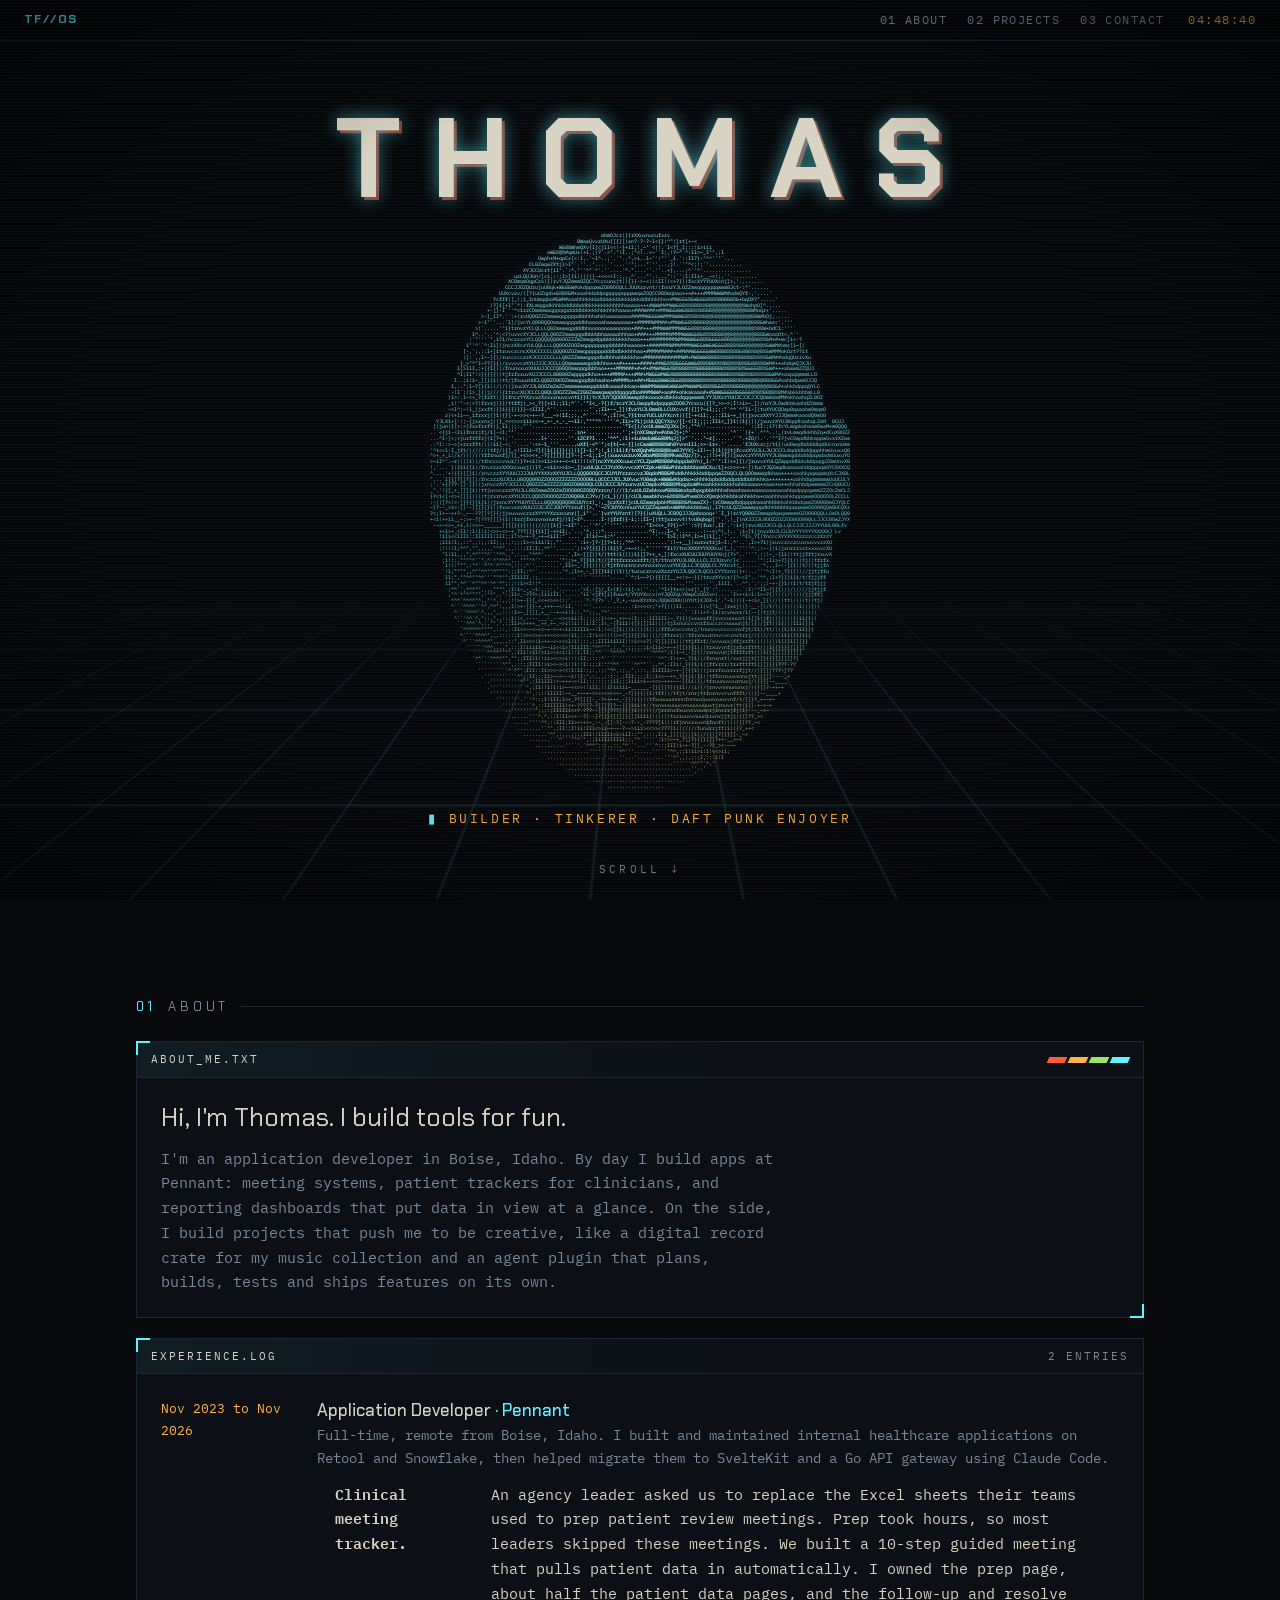
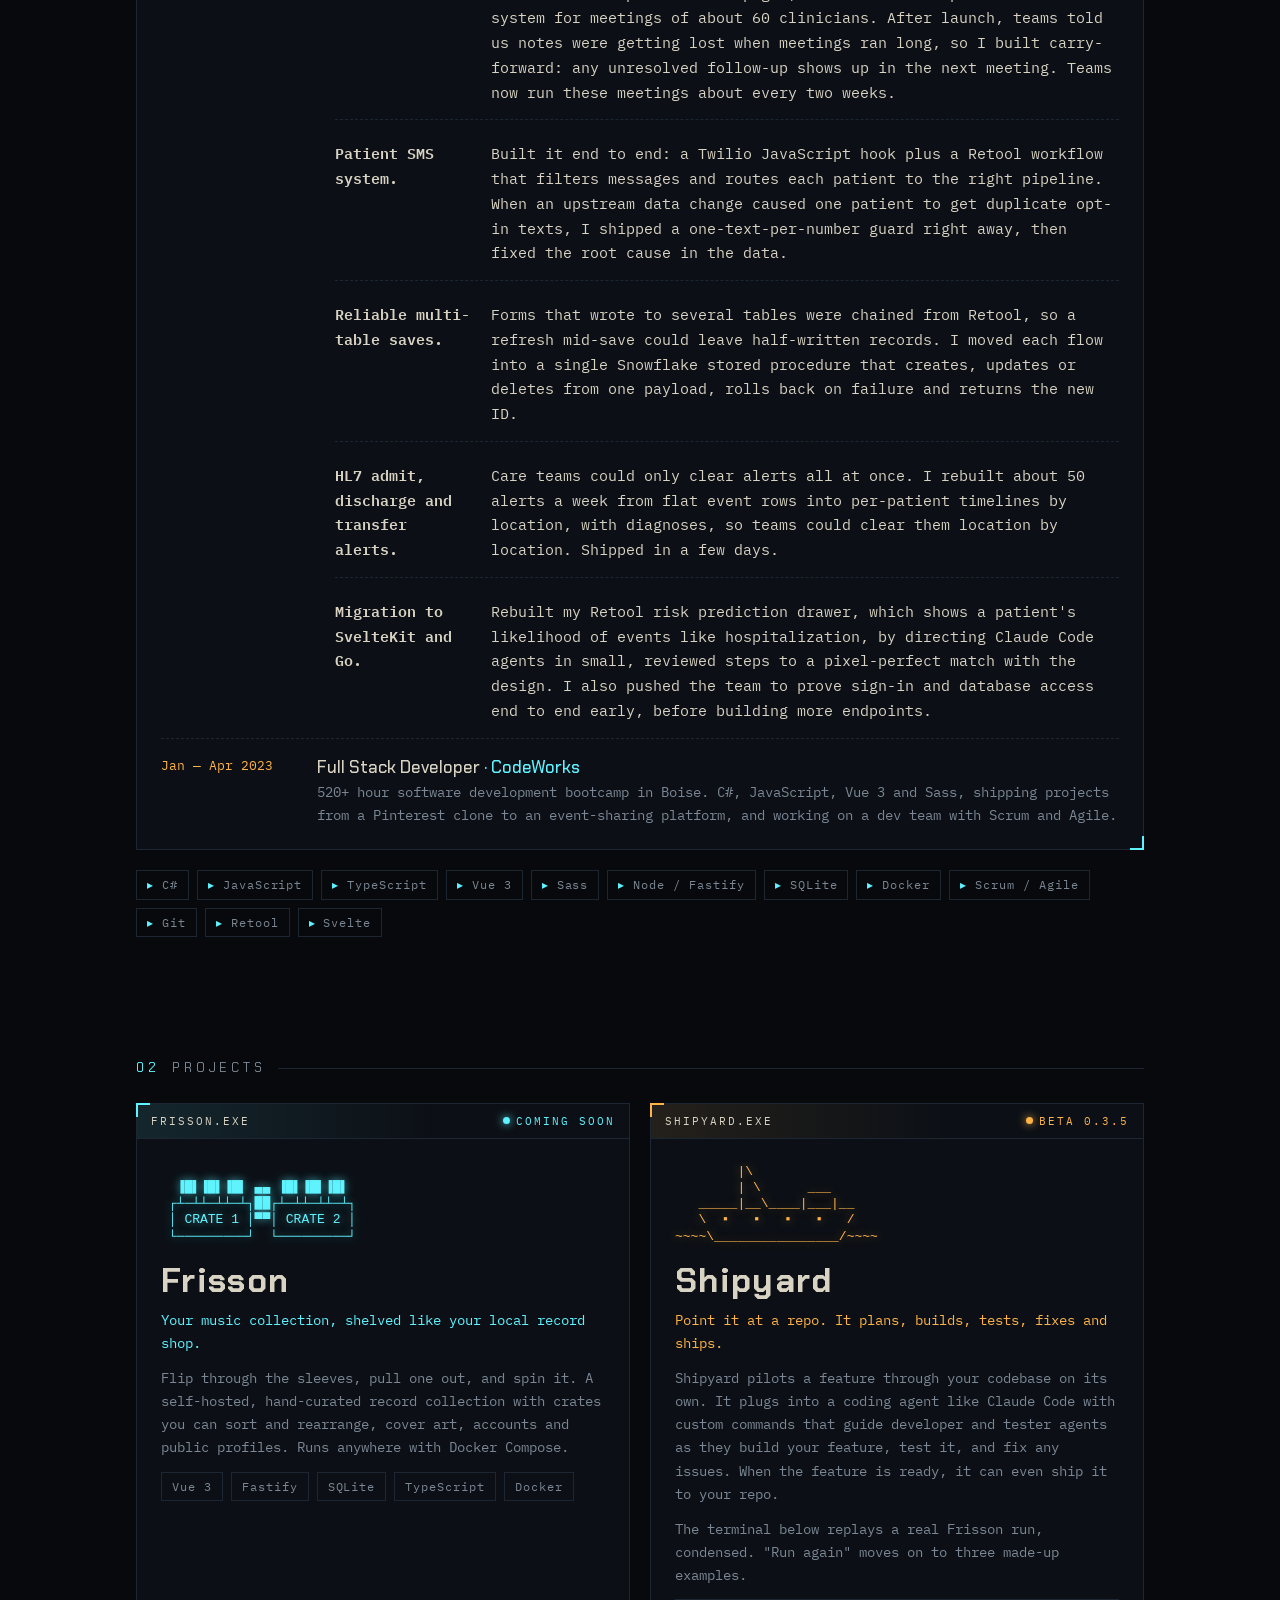
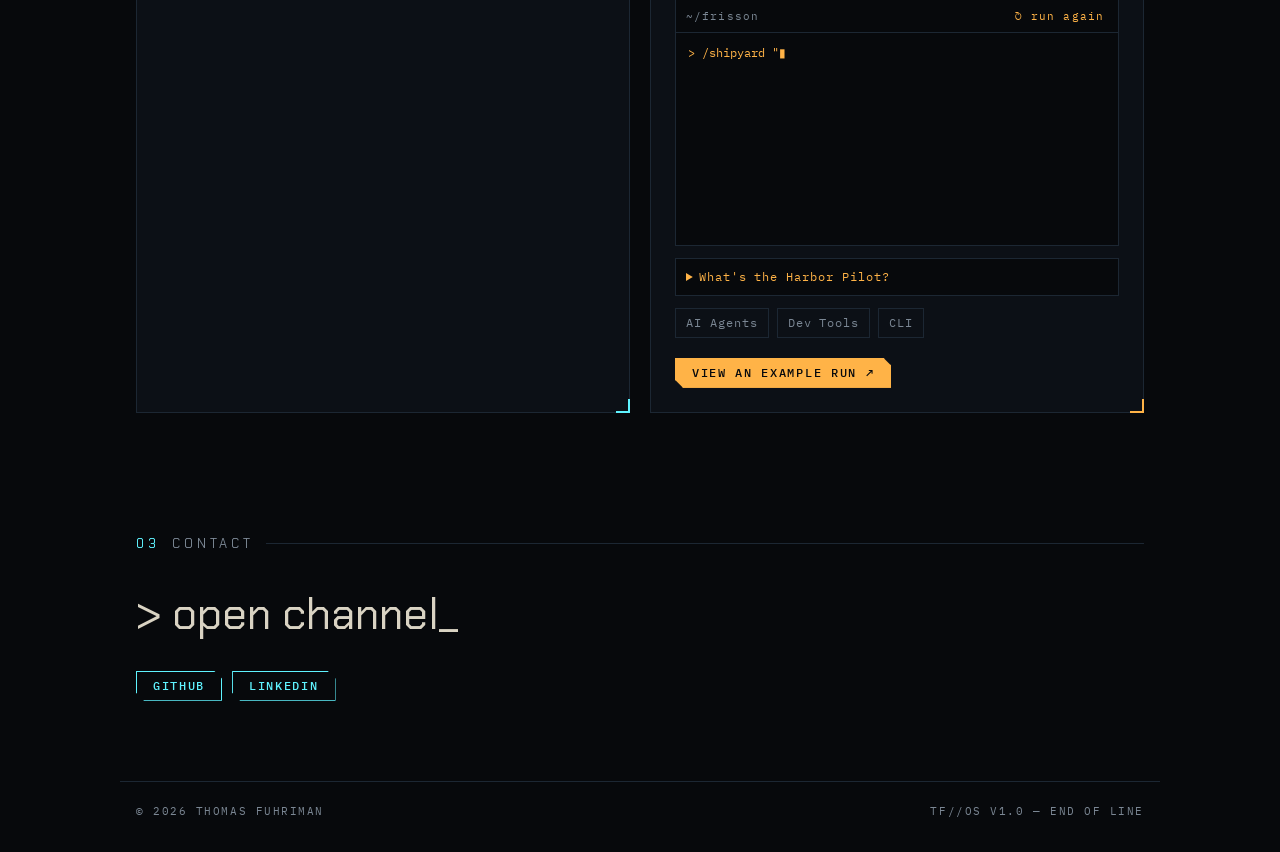
<file: index.html>
<!doctype html>
<html lang="en">
<head>
  <meta charset="utf-8">
  <meta name="viewport" content="width=device-width, initial-scale=1">
  <title>Thomas Fuhriman</title>
  <meta name="description" content="Thomas Fuhriman — builder of Frisson and Shipyard.">
  <link rel="preconnect" href="https://fonts.googleapis.com">
  <link rel="preconnect" href="https://fonts.gstatic.com" crossorigin>
  <link href="https://fonts.googleapis.com/css2?family=Chakra+Petch:wght@500;700&family=IBM+Plex+Mono:wght@400;500&display=swap" rel="stylesheet">
  <link rel="stylesheet" href="style.css">
</head>
<body>
  <div class="crt" aria-hidden="true"></div>

  <!-- ─── TOP BAR ─────────────────────────────────────────── -->
  <header class="sysbar">
    <span class="sysbar__logo">TF//OS</span>
    <nav>
      <a href="#about">01 About</a>
      <a href="#work">02 Projects</a>
      <a href="#contact">03 Contact</a>
    </nav>
    <span class="sysbar__clock" id="clock">--:--:--</span>
  </header>

  <!-- ─── HERO: floating name + ASCII face ─────────────────── -->
  <section class="hero" id="top">
    <h1 class="name" aria-label="Thomas">
      <span>T</span><span>H</span><span>O</span><span>M</span><span>A</span><span>S</span>
    </h1>

    <div class="face" id="face" aria-label="ASCII portrait of Thomas">
      <pre class="face__base" aria-hidden="true"></pre>
      <pre class="face__lit" aria-hidden="true"></pre>
      <div class="face__scan" aria-hidden="true"></div>
    </div>

    <p class="hero__tag"><span class="blink">▮</span> builder · tinkerer · Daft Punk Enjoyer</p>
    <a class="scroll-cue" href="#about">scroll ↓</a>
    <div class="grid-floor" aria-hidden="true"></div>
  </section>

  <main>
    <!-- ─── ABOUT ──────────────────────────────────────────── -->
    <section class="section" id="about">
      <div class="label"><span>01</span> About</div>

      <div class="window">
        <div class="window__bar">
          <span class="window__title">ABOUT_ME.TXT</span>
          <span class="stripes" aria-hidden="true"><i></i><i></i><i></i><i></i></span>
        </div>
        <div class="window__body about">
          <!-- ✏️ EDIT: your bio -->
          <p class="lead">Hi, I'm Thomas. I build tools for fun.</p>
          <p>
            I'm an application developer in Boise, Idaho. By day I build apps at Pennant: meeting
            systems, patient trackers for clinicians, and reporting dashboards that put data in
            view at a glance. On the side, I build projects that push me to be creative, like a
            digital record crate for my music collection and an agent plugin that plans, builds,
            tests and ships features on its own.
          </p>
        </div>
      </div>

      <div class="window">
        <div class="window__bar">
          <span class="window__title">EXPERIENCE.LOG</span>
          <span class="window__meta">2 entries</span>
        </div>
        <!-- ✏️ EDIT: your experience. Copy a <li> to add one. -->
        <ol class="window__body log">
      <li>
  <span class="log__when">Nov 2023 to Nov 2026</span>
  <div>
    <h3>Application Developer <em>· Pennant</em></h3>
    <p>Full-time, remote from Boise, Idaho. I built and maintained internal healthcare applications on Retool and Snowflake, then helped migrate them to SvelteKit and a Go API gateway using Claude Code.</p>
    <ul class="log__points">
      <li><strong>Clinical meeting tracker.</strong> An agency leader asked us to replace the Excel sheets their teams used to prep patient review meetings. Prep took hours, so most leaders skipped these meetings. We built a 10-step guided meeting that pulls patient data in automatically. I owned the prep page, about half the patient data pages, and the follow-up and resolve system for meetings of about 60 clinicians. After launch, teams told us notes were getting lost when meetings ran long, so I built carry-forward: any unresolved follow-up shows up in the next meeting. Teams now run these meetings about every two weeks.</li>
      <li><strong>Patient SMS system.</strong> Built it end to end: a Twilio JavaScript hook plus a Retool workflow that filters messages and routes each patient to the right pipeline. When an upstream data change caused one patient to get duplicate opt-in texts, I shipped a one-text-per-number guard right away, then fixed the root cause in the data.</li>
      <li><strong>Reliable multi-table saves.</strong> Forms that wrote to several tables were chained from Retool, so a refresh mid-save could leave half-written records. I moved each flow into a single Snowflake stored procedure that creates, updates or deletes from one payload, rolls back on failure and returns the new ID.</li>
      <li><strong>HL7 admit, discharge and transfer alerts.</strong> Care teams could only clear alerts all at once. I rebuilt about 50 alerts a week from flat event rows into per-patient timelines by location, with diagnoses, so teams could clear them location by location. Shipped in a few days.</li>
      <li><strong>Migration to SvelteKit and Go.</strong> Rebuilt my Retool risk prediction drawer, which shows a patient's likelihood of events like hospitalization, by directing Claude Code agents in small, reviewed steps to a pixel-perfect match with the design. I also pushed the team to prove sign-in and database access end to end early, before building more endpoints.</li>
    </ul>
  </div>
</li>
          <li>
            <span class="log__when">Jan — Apr 2023</span>
            <div>
              <h3>Full Stack Developer <em>· CodeWorks</em></h3>
              <p>520+ hour software development bootcamp in Boise. C#, JavaScript, Vue 3 and Sass,
                 shipping projects from a Pinterest clone to an event-sharing platform, and working
                 on a dev team with Scrum and Agile.</p>
            </div>
          </li>
        </ol>
      </div>

      <!-- ✏️ EDIT: your toolkit -->
      <ul class="chips">
        <li>C#</li><li>JavaScript</li><li>TypeScript</li><li>Vue 3</li><li>Sass</li>
        <li>Node / Fastify</li><li>SQLite</li><li>Docker</li><li>Scrum / Agile</li><li>Git</li><li>Retool</li><li>Svelte</li>
      </ul>
    </section>

    <!-- ─── PROJECTS ───────────────────────────────────────── -->
    <section class="section" id="work">
      <div class="label"><span>02</span> Projects</div>

      <div class="projects">
        <!-- ✏️ EDIT: Frisson -->
        <article class="project" style="--accent: var(--cyan)">
          <div class="window__bar">
            <span class="window__title">FRISSON.EXE</span>
            <span class="status_soon"><i></i>Coming Soon</span>
          </div>
          <pre class="project__art" aria-hidden="true">
  ▐█▌▐█▌▐█▌ ▄▄ ▐█▌▐█▌▐█▌
 ┌┴─┴┴─┴┴─┴┐██┌┴─┴┴─┴┴─┴┐
 │ CRATE 1 │▀▀│ CRATE 2 │
 └─────────┘  └─────────┘</pre>
          <div class="project__body">
            <h2>Frisson</h2>
            <p class="project__kicker">Your music collection, shelved like your local record shop.</p>
            <p>
              Flip through the sleeves, pull one out, and spin it. A self-hosted, hand-curated
              record collection with crates you can sort and rearrange, cover art, accounts and
              public profiles. Runs anywhere with Docker Compose.
            </p>
            <ul class="tags"><li>Vue 3</li><li>Fastify</li><li>SQLite</li><li>TypeScript</li><li>Docker</li></ul>
            <!-- <div class="links">
              <a href="#" class="btn">Launch ↗</a>
              <a href="#" class="btn btn--ghost">Source</a>
            </div> -->
          </div>
        </article>

        <!-- ✏️ EDIT: Shipyard -->
        <article class="project" style="--accent: var(--amber)">
          <div class="window__bar">
            <span class="window__title">SHIPYARD.EXE</span>
            <span class="status_under_construction"><i></i>Beta 0.3.5</span>
          </div>
          <pre class="project__art" aria-hidden="true">
        |\
        | \      ___
   _____|__\____|___|__
   \  ▪   ▪   ▪   ▪   /
~~~~\________________/~~~~</pre>
          <div class="project__body">
            <h2>Shipyard</h2>
            <p class="project__kicker">Point it at a repo. It plans, builds, tests, fixes and ships.</p>
            <p>
              Shipyard pilots a feature through your codebase on its own. It plugs into a coding
              agent like Claude Code with custom commands that guide developer and tester agents
              as they build your feature, test it, and fix any issues. When the feature is ready,
              it can even ship it to your repo.
            </p>
            <p>
              The terminal below replays a real Frisson run, condensed. "Run again" moves on to three made-up examples.
            </p>
            <!-- Scripted demo. The first run replays a real one; edit the runs in script.js (SHIPYARD_RUNS). The fallback below shows the real run. -->
            <div class="sim" id="sim">
              <div class="sim__bar">
                <span id="sim-dir">~/frisson</span>
                <button class="sim__btn" id="sim-replay" type="button">↻ run again</button>
              </div>
              <pre class="sim__out" id="sim-out" aria-live="off"><span class="sim__cmd">&gt; /shipyard "add an admin panel"</span>
<span class="sim__tag">[plan]</span>  3 tasks · 12 criteria
<span class="sim__tag">[build]</span> dev agent → admin API <span class="sim__ok">✓</span>
<span class="sim__tag">[build]</span> dev agent → dev admin login <span class="sim__ok">✓</span>
<span class="sim__tag">[build]</span> dev agent → /admin panel <span class="sim__ok">✓</span>
<span class="sim__tag">[test]</span>  tester agent → 828 tests <span class="sim__ok">✓</span>
<span class="sim__tag">[test]</span>  browser agent → 99 steps <span class="sim__ok">✓</span>
<span class="sim__tag">[test]</span>  12 of 12 criteria <span class="sim__ok">✓</span>
<span class="sim__tag">[ship]</span>  branch shipped <span class="sim__ok">↗</span>
<span class="sim__tag">[pilot]</span> /harbor → 19-step guide <span class="sim__ok">✓</span></pre>
            </div>
            <details class="harbor">
              <summary>What's the Harbor Pilot?</summary>
              <div class="harbor__body">
                <p>After a build, <code>/harbor</code> lays the real code out in the order the data moves, so a person can read it from start to finish.</p>
                <p>It is not a reviewer: it does not approve, fix or score anything. You are the reviewer.</p>
                <p>The code can't be paraphrased, because Claude only cites line ranges. A script copies those lines from the commit and refuses citations that don't exist.</p>
                <p><code>/harbor ask</code> answers with quoted lines. <code>/harbor verify</code> re-checks every snippet against the branch.</p>
                <a href="shipyard.html#harbor" class="btn btn--ghost">See a real guide excerpt ↗</a>
              </div>
            </details>
            <ul class="tags"><li>AI Agents</li><li>Dev Tools</li><li>CLI</li></ul>
            <div class="links">
              <a href="shipyard.html" class="btn">View an Example Run ↗</a>
            </div>
          </div>
        </article>
      </div>
    </section>

    <!-- ─── CONTACT ────────────────────────────────────────── -->
    <section class="section contact" id="contact">
      <div class="label"><span>03</span> Contact</div>
      <p class="contact__line">&gt; open channel_</p>
      <!-- ✏️ EDIT: your links -->
      <div class="links">
        <!-- <a href="mailto:you@example.com" class="btn">Email</a> -->
        <a href="https://github.com/ThomF" class="btn btn--ghost">GitHub</a>
        <a href="https://www.linkedin.com/in/thomas-fuhriman/" class="btn btn--ghost">LinkedIn</a>
      </div>
    </section>
  </main>

  <footer class="foot">
    <span>© <span id="year"></span> Thomas Fuhriman</span>
    <span>TF//OS v1.0 — End of Line</span>
  </footer>

  <script src="assets/face.js"></script>
  <script src="script.js"></script>
</body>
</html>
</file>
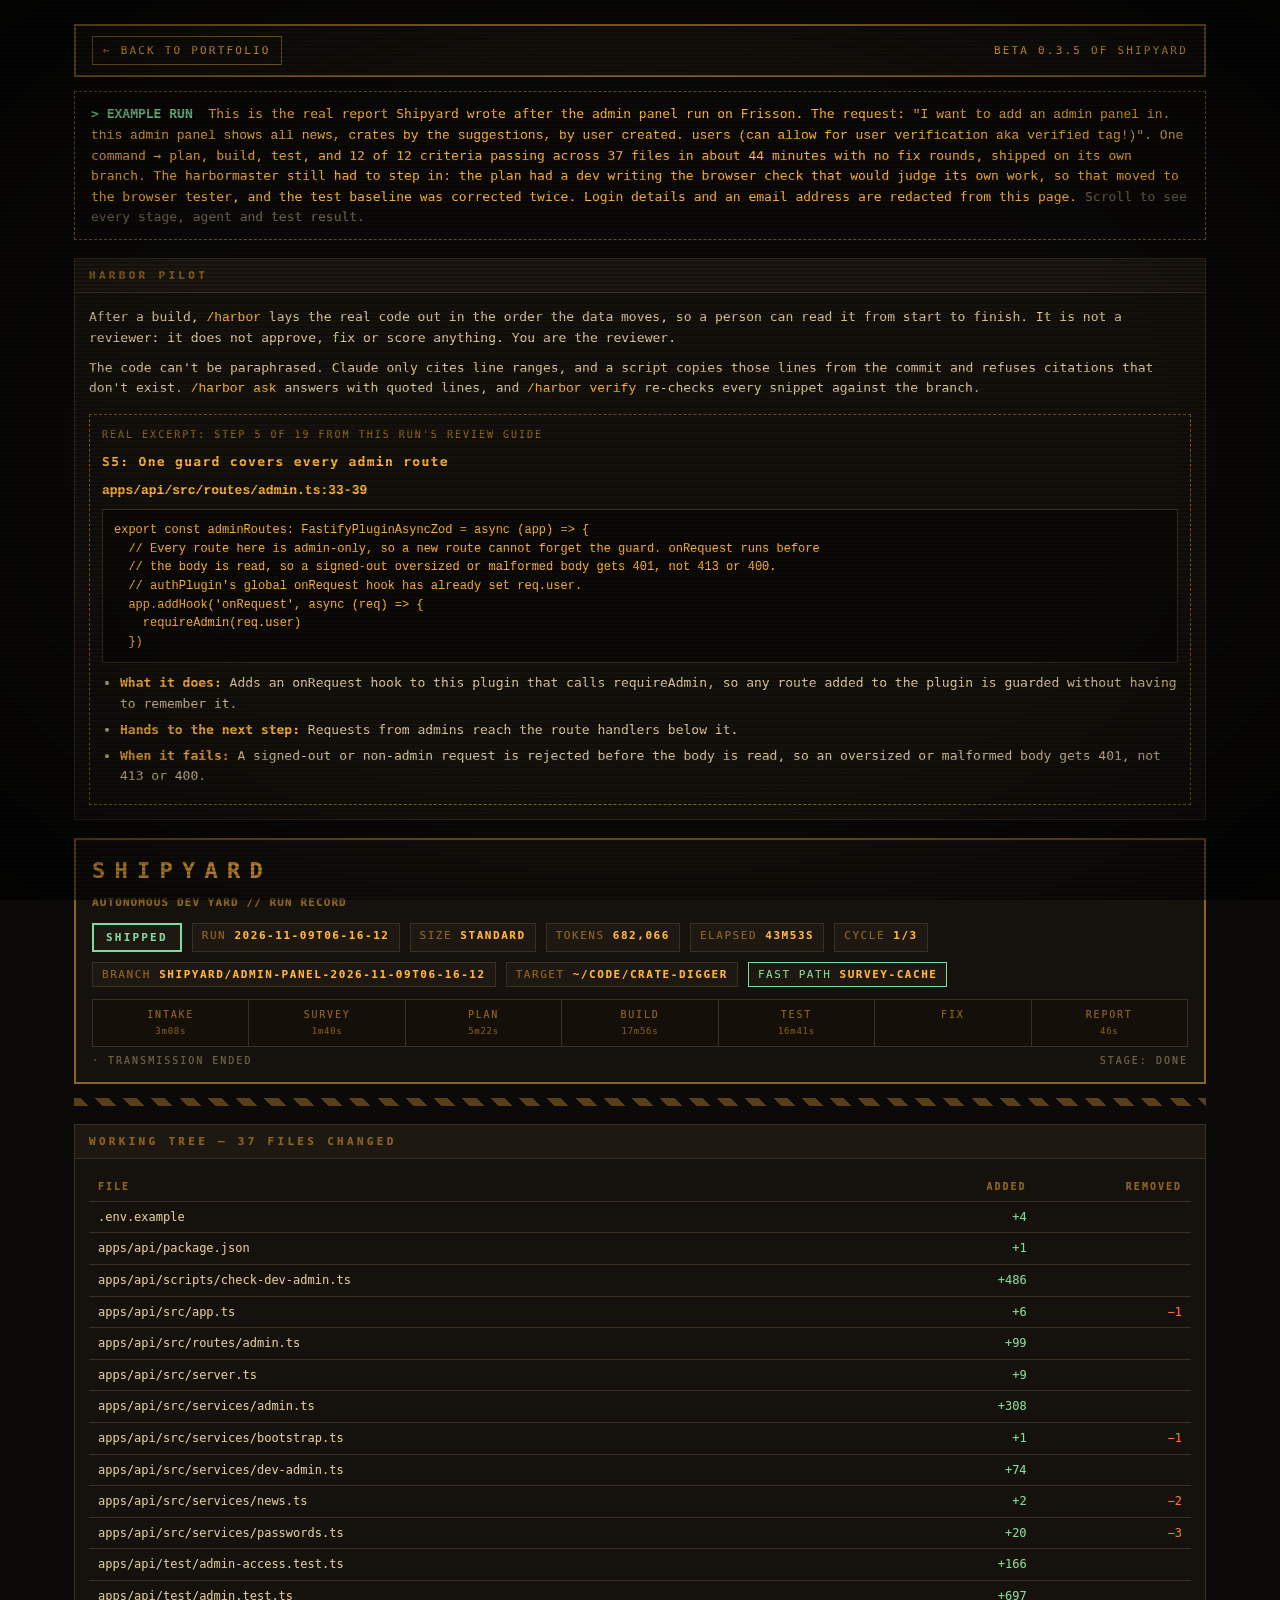
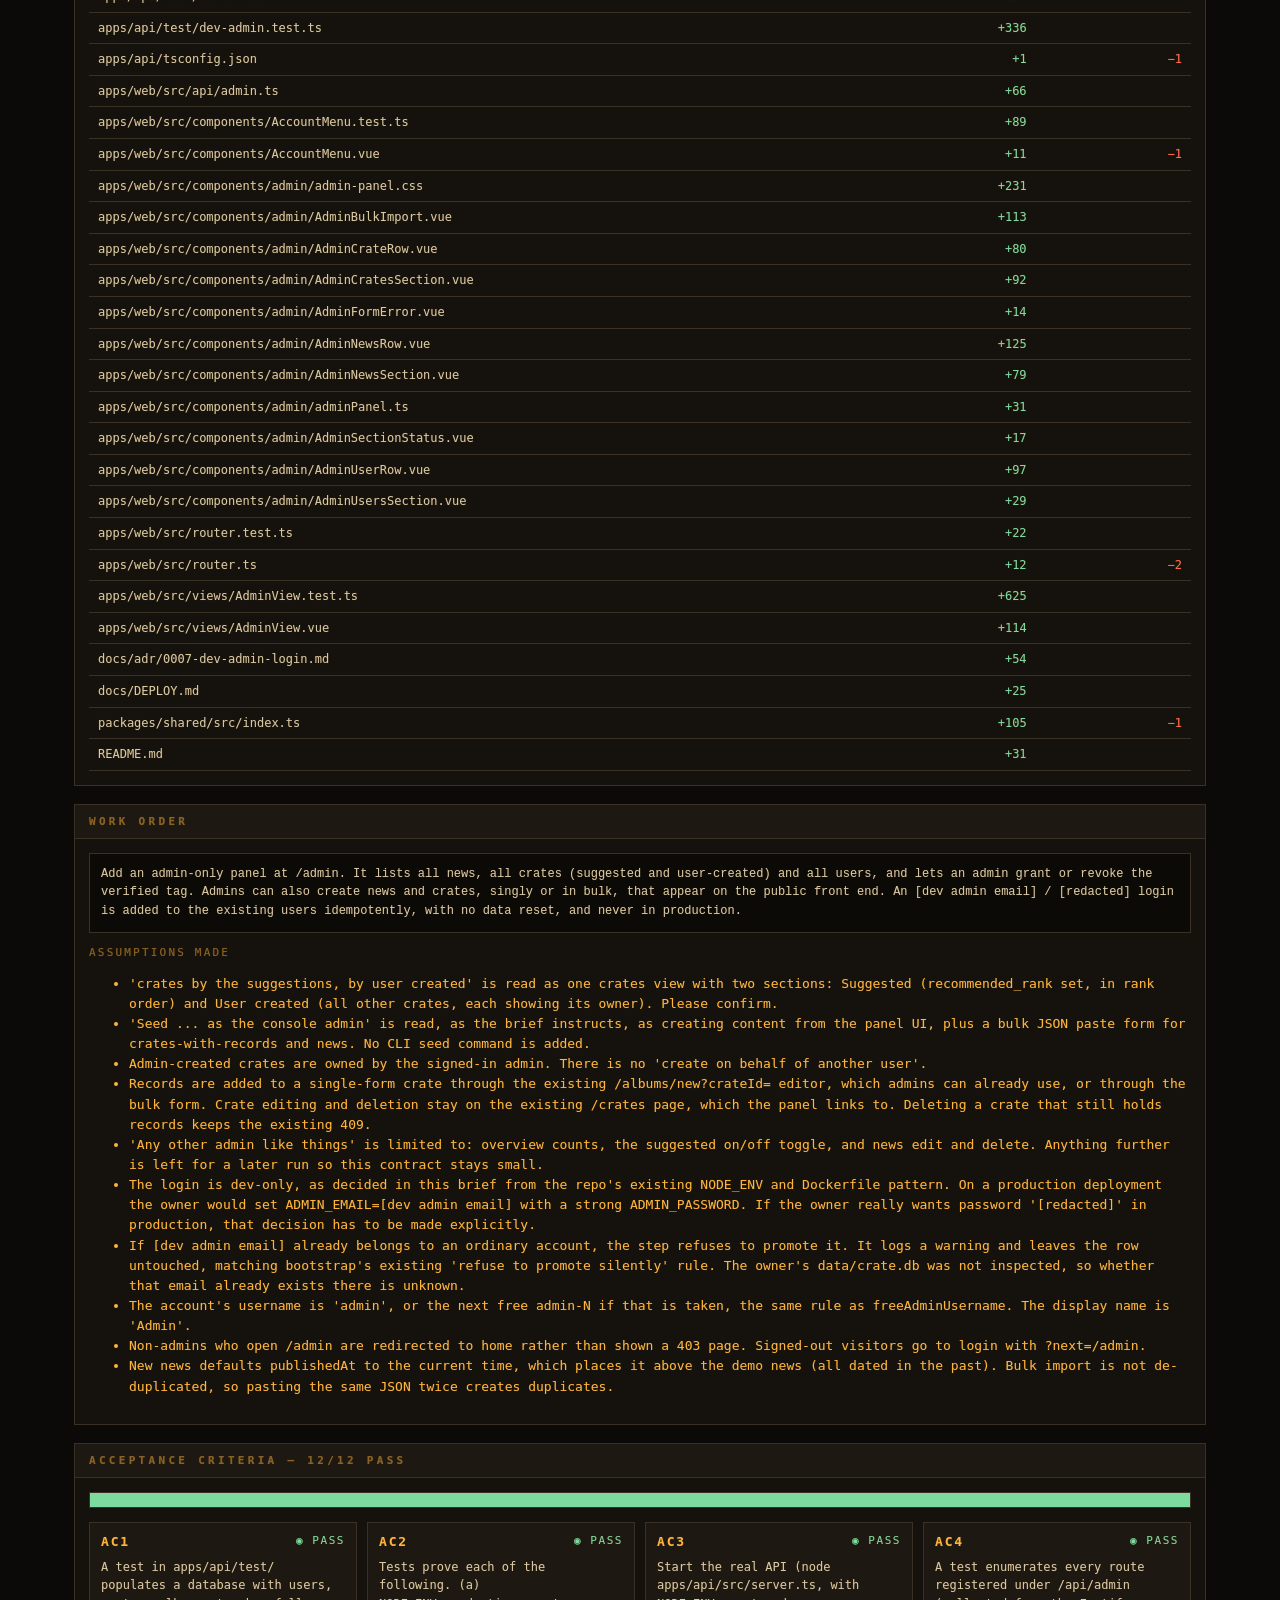
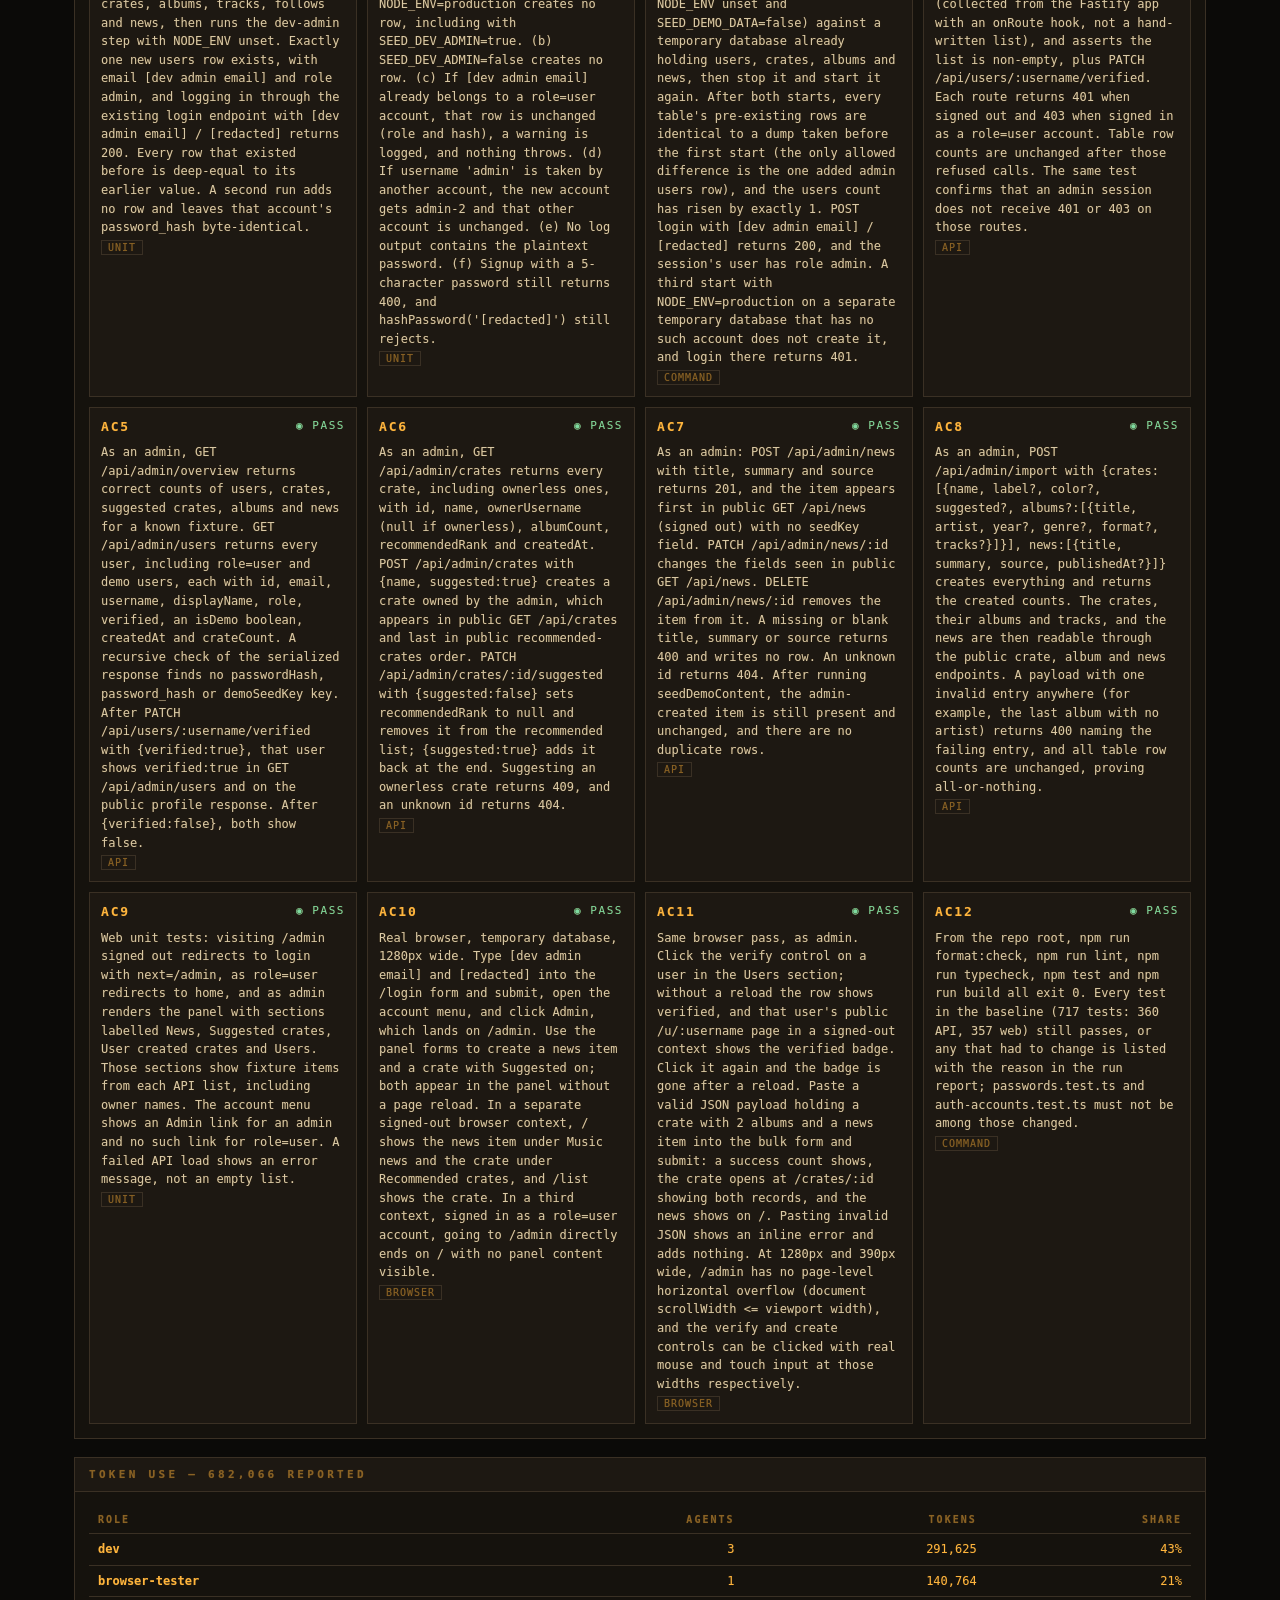
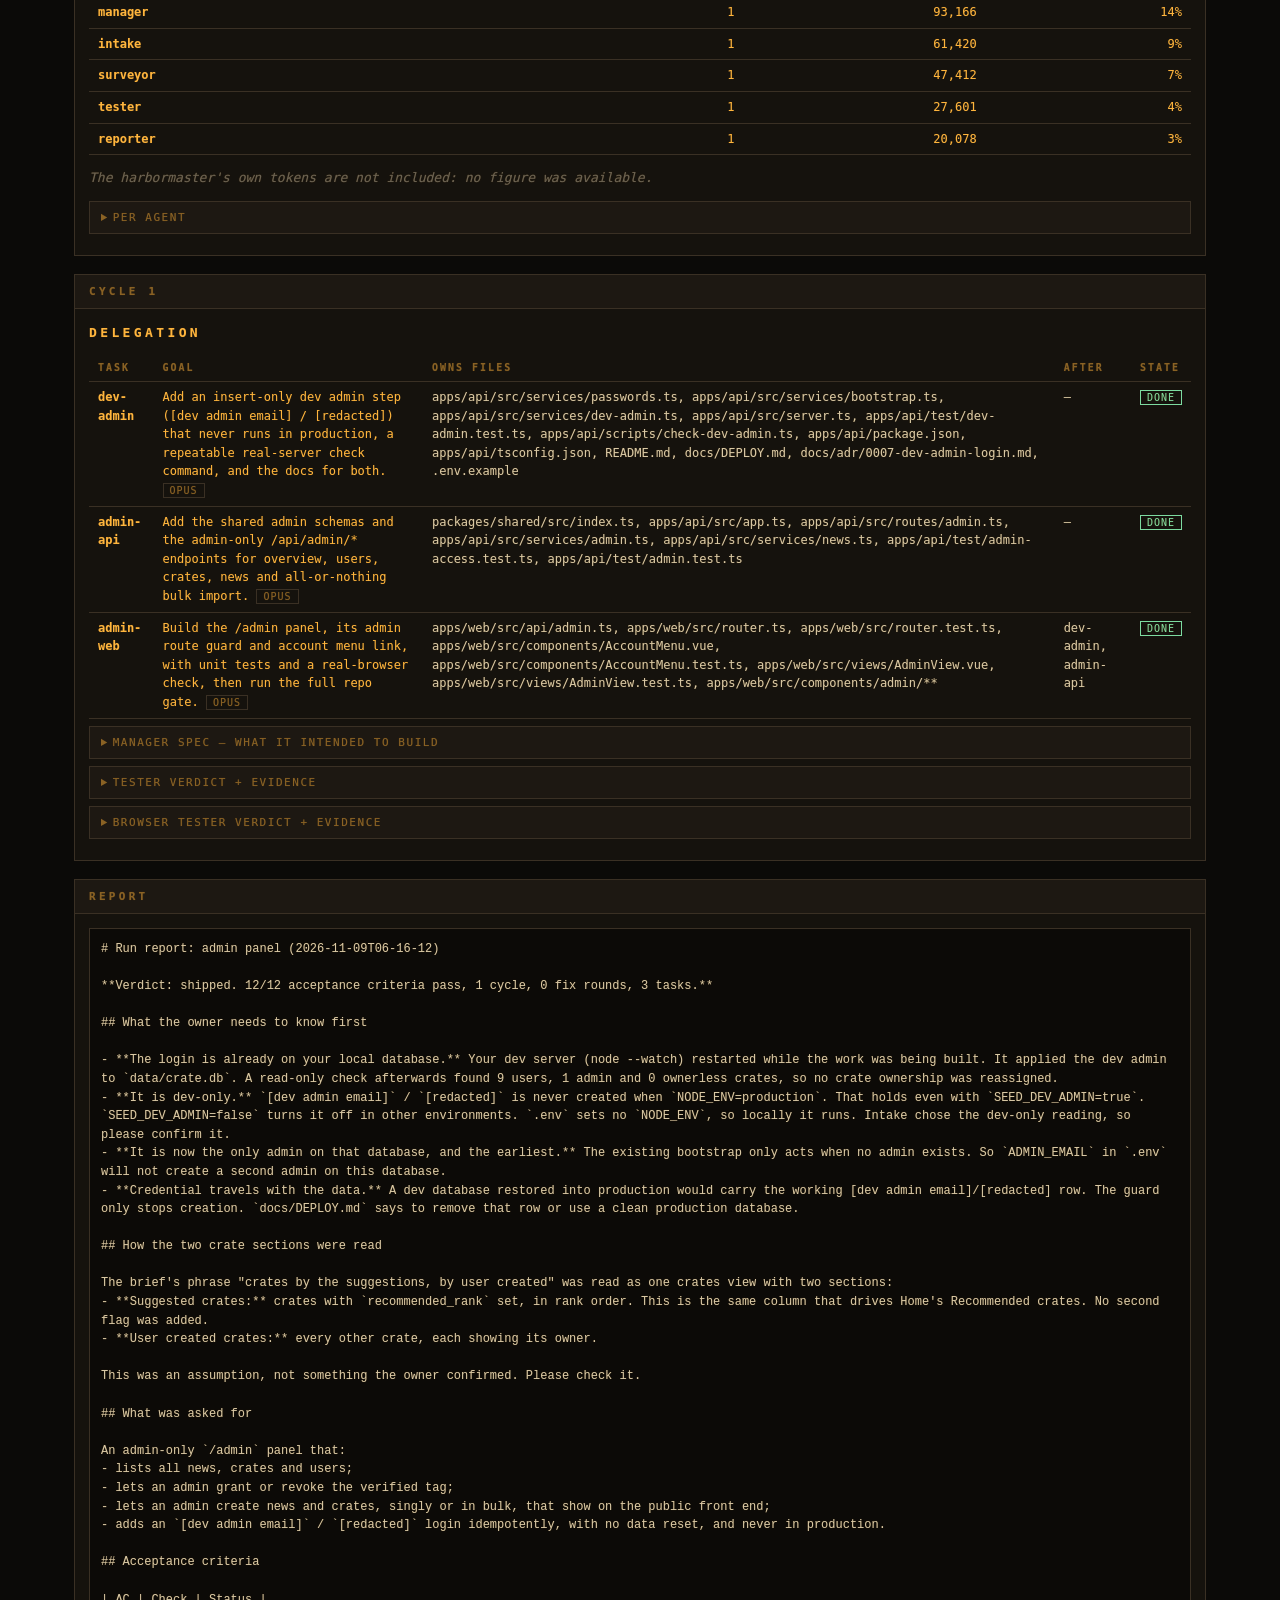
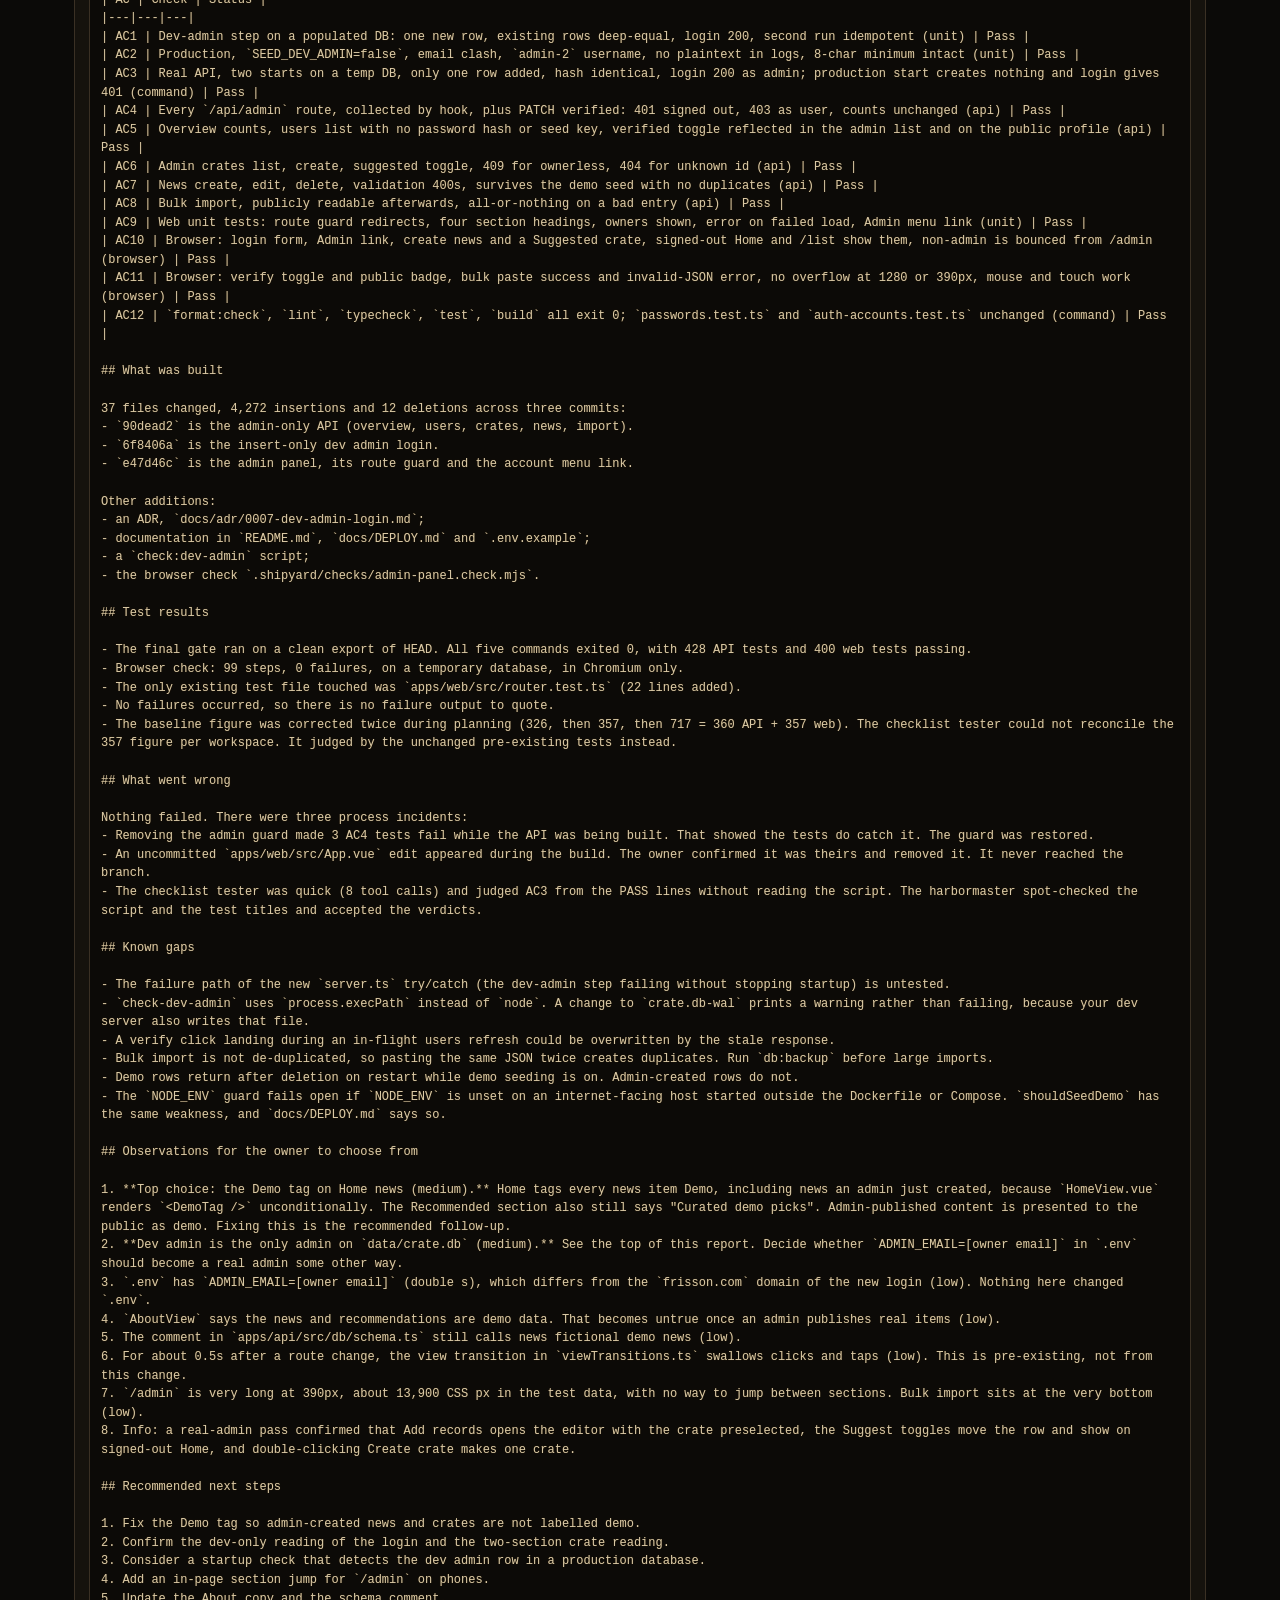
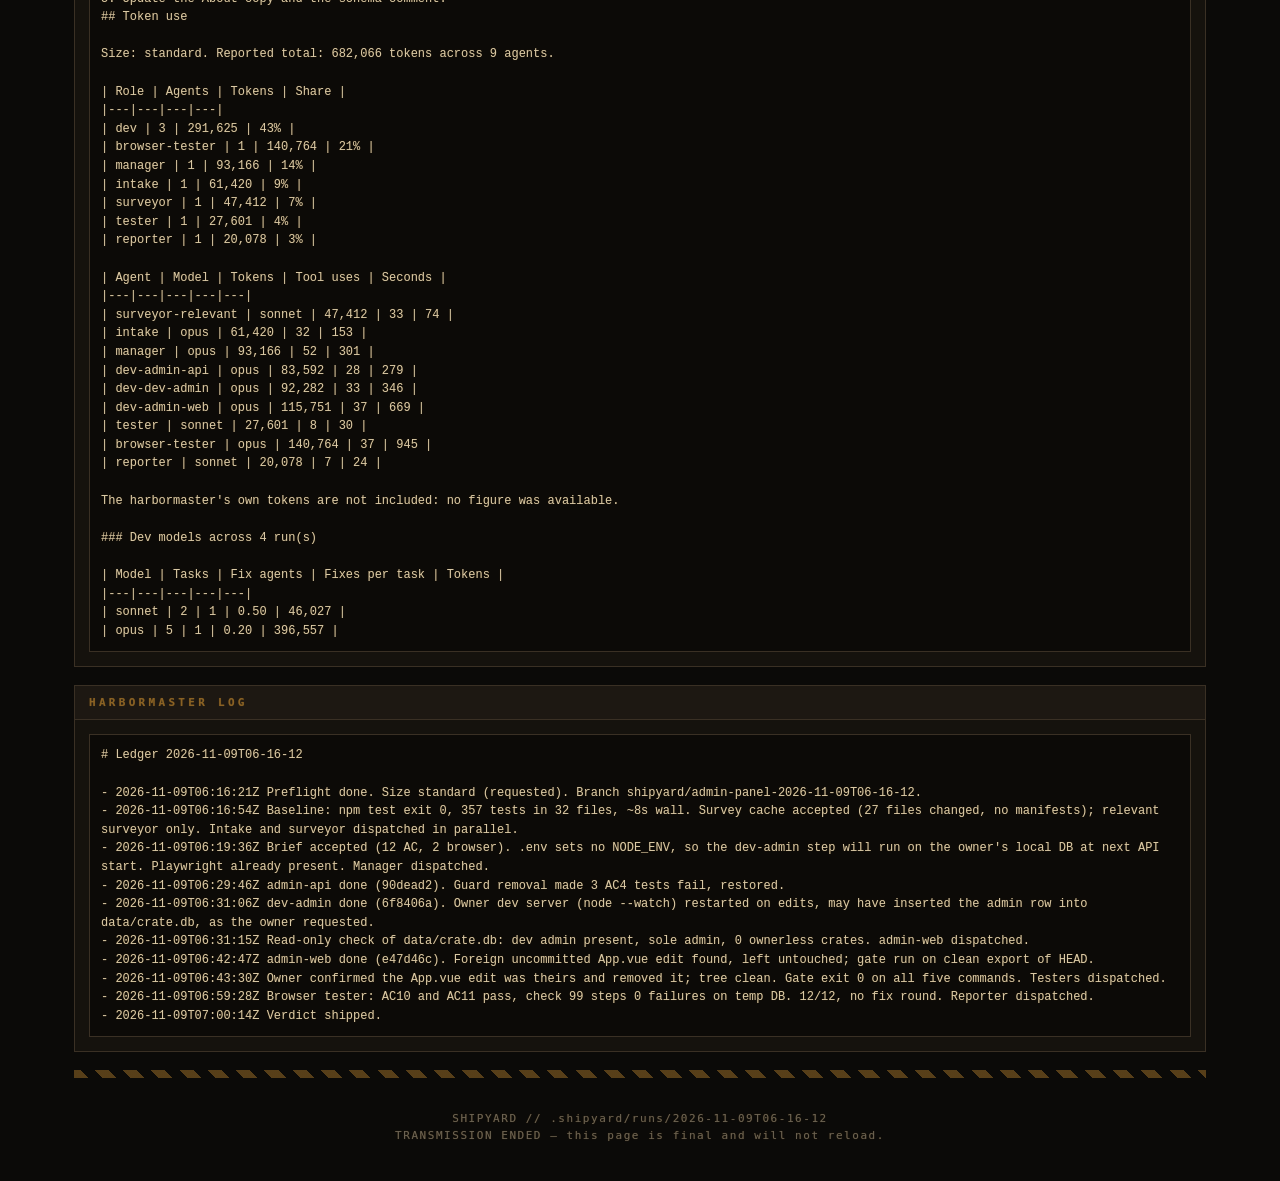
<file: shipyard.html>
<!doctype html>
<html lang="en">
<head>
<meta charset="utf-8">
<meta name="viewport" content="width=device-width, initial-scale=1">

<title>Shipyard — Example Run</title>
<style>
:root{
  --bg:#0b0a08; --panel:#15120d; --panel2:#1d1812;
  --amber:#ffb53d; --amber-dim:#8a6224; --amber-glow:rgba(255,181,61,.25);
  --green:#7ddba0; --red:#ff6b4a; --grey:#6b6354;
  --rule:#3a3024;
}
*{box-sizing:border-box}
html,body{margin:0;padding:0;background:var(--bg);}
body{
  font-family:"SF Mono",Menlo,Consolas,"DejaVu Sans Mono",monospace;
  color:var(--amber); font-size:13px; line-height:1.55;
  padding:24px; max-width:1180px; margin:0 auto;
  text-shadow:0 0 1px var(--amber-glow);
}
/* CRT scanlines */
body::before{
  content:""; position:fixed; inset:0; pointer-events:none; z-index:99;
  background:repeating-linear-gradient(180deg,rgba(0,0,0,0) 0 2px,rgba(0,0,0,.22) 2px 4px);
}
body::after{
  content:""; position:fixed; inset:0; pointer-events:none; z-index:98;
  background:radial-gradient(ellipse at center,rgba(0,0,0,0) 55%,rgba(0,0,0,.55) 100%);
}
a{color:var(--amber)}
.hazard{height:8px;background:repeating-linear-gradient(45deg,var(--amber-dim) 0 10px,#0b0a08 10px 20px);margin:14px 0;opacity:.6}
header{border:2px solid var(--amber-dim);background:var(--panel);padding:14px 16px;position:relative}
header h1{margin:0;font-size:22px;letter-spacing:.42em;font-weight:700}
header h1 small{letter-spacing:.1em;font-size:11px;color:var(--amber-dim);display:block;margin-top:6px}
.meta{display:flex;flex-wrap:wrap;gap:10px;margin-top:12px}
.chip{border:1px solid var(--rule);background:var(--panel2);padding:3px 9px;font-size:11px;letter-spacing:.14em;text-transform:uppercase;color:var(--amber-dim)}
.chip b{color:var(--amber);font-weight:600}
.verdict{border-width:2px;padding:4px 12px;font-weight:700;letter-spacing:.2em}
.v-shipped{border-color:var(--green);color:var(--green)}
.v-failed{border-color:var(--red);color:var(--red)}
.v-partial,.v-pending{border-color:var(--amber);color:var(--amber)}
section{border:1px solid var(--rule);background:var(--panel);margin:18px 0}
section>h2{
  margin:0;padding:8px 14px;font-size:11px;letter-spacing:.3em;text-transform:uppercase;
  background:var(--panel2);border-bottom:1px solid var(--rule);color:var(--amber-dim);
}
section>.body{padding:14px}
.grid{display:grid;grid-template-columns:repeat(auto-fill,minmax(230px,1fr));gap:10px}
.crit{border:1px solid var(--rule);padding:9px 11px;background:var(--panel2)}
.crit .id{font-weight:700;letter-spacing:.14em}
.crit .st{float:right;font-size:11px;letter-spacing:.14em}
.pass{color:var(--green)} .fail{color:var(--red)} .untested{color:var(--grey)}
.crit p{margin:6px 0 0;color:#d9c9a6;font-size:12px}
.bar{height:16px;border:1px solid var(--rule);background:#0c0a07;display:flex;margin-bottom:14px}
.bar i{display:block;height:100%}
.bar i.p{background:var(--green)} .bar i.f{background:var(--red)} .bar i.u{background:#2a2419}
table{width:100%;border-collapse:collapse;font-size:12px}
th,td{text-align:left;padding:6px 9px;border-bottom:1px solid var(--rule);vertical-align:top}
th{color:var(--amber-dim);font-size:10px;letter-spacing:.2em;text-transform:uppercase}
td.mono{color:#d9c9a6}
.tag{border:1px solid var(--rule);padding:1px 6px;font-size:10px;letter-spacing:.1em;text-transform:uppercase;color:var(--amber-dim)}
.t-done{border-color:var(--green);color:var(--green)}
.t-blocked{border-color:var(--red);color:var(--red)}
pre{background:#0c0a07;border:1px solid var(--rule);padding:11px;overflow:auto;white-space:pre-wrap;word-break:break-word;color:#d9c9a6;font-size:12px;margin:0}
details{border:1px solid var(--rule);background:var(--panel2);margin:7px 0}
details>summary{padding:7px 11px;cursor:pointer;letter-spacing:.14em;font-size:11px;text-transform:uppercase;color:var(--amber-dim)}
details[open]>summary{border-bottom:1px solid var(--rule);color:var(--amber)}
details .inner{padding:11px}
.cycle-head{display:flex;align-items:center;gap:12px;margin:0 0 10px}
.cycle-head h3{margin:0;font-size:13px;letter-spacing:.26em}
.empty{color:var(--grey);font-style:italic}
footer{color:var(--grey);font-size:11px;letter-spacing:.14em;text-align:center;padding:18px 0}
@media print{body::before,body::after{display:none}}

/* ── live telemetry ─────────────────────────────────────── */
@keyframes pulse{0%,100%{opacity:1}50%{opacity:.25}}
@keyframes sweep{0%{transform:translateX(-100%)}100%{transform:translateX(420%)}}
@keyframes flicker{0%,100%{opacity:1}97%{opacity:1}98%{opacity:.82}99%{opacity:1}}
header{animation:flicker 7s infinite}
.live{border-color:var(--green)!important;color:var(--green)!important}
.live .dot{display:inline-block;width:7px;height:7px;border-radius:50%;background:var(--green);margin-right:7px;animation:pulse 1.1s infinite;box-shadow:0 0 6px var(--green)}
.scan{position:relative;overflow:hidden;height:3px;background:#0c0a07;border:1px solid var(--rule);border-left:0;border-right:0;margin:0}
.scan i{position:absolute;top:0;left:0;height:100%;width:24%;background:linear-gradient(90deg,transparent,var(--amber),transparent);animation:sweep 2.4s linear infinite}
/* stage pipeline */
.pipe{display:flex;gap:0;margin:12px 0 2px;border:1px solid var(--rule);background:#0c0a07}
.pipe div{flex:1;text-align:center;padding:7px 2px;font-size:10px;letter-spacing:.18em;color:#3b3225;border-right:1px solid var(--rule);position:relative}
.pipe div:last-child{border-right:0}
.pipe div.done{color:var(--amber-dim);background:#140f09}
.pipe div.now{color:#0b0a08;background:var(--amber);font-weight:700;animation:pulse 1.6s infinite}
.tele{display:flex;justify-content:space-between;font-size:10px;letter-spacing:.2em;color:var(--grey);margin-top:6px}
.pipe div small{display:block;font-size:9px;letter-spacing:.08em;margin-top:2px;opacity:.85}
.nosignal{border-color:var(--red)!important;color:var(--red)!important;animation:pulse 1.6s infinite}
.fast{border-color:var(--green);color:var(--green)}
.crew{display:grid;grid-template-columns:repeat(auto-fill,minmax(250px,1fr));gap:10px}
.hand{border:1px solid var(--green);background:var(--panel2);padding:9px 11px}
.hand .role{font-size:10px;letter-spacing:.2em;text-transform:uppercase;color:var(--green)}
.hand .role .dot{display:inline-block;width:6px;height:6px;border-radius:50%;background:var(--green);margin-right:6px;animation:pulse 1.1s infinite}
.hand .who{font-weight:700;margin:4px 0 2px}
.hand .clock{float:right;color:#e8d5ad}
.hand.slow{border-color:var(--amber)}
td.num{text-align:right;white-space:nowrap}
.add{color:var(--green)} .del{color:var(--red)}
.wip{color:var(--green);animation:pulse 1.1s infinite}

/* ── portfolio wrapper (added on top of the real run report) ── */
.pf-nav{display:flex;justify-content:space-between;align-items:center;gap:12px;flex-wrap:wrap;
  border:2px solid var(--amber-dim);background:var(--panel);padding:10px 16px;margin-bottom:14px;
  font-size:11px;letter-spacing:.2em;text-transform:uppercase}
.pf-nav a{color:var(--amber);text-decoration:none;border:1px solid var(--amber-dim);padding:5px 10px}
.pf-nav a:hover{background:var(--amber);color:var(--bg);text-shadow:none}
.pf-nav .pf-links{display:flex;gap:8px;flex-wrap:wrap}
.pf-intro{border:1px dashed var(--amber-dim);padding:12px 16px;margin-bottom:14px;color:var(--amber);font-size:13px}
.pf-intro b{color:var(--green)}
.pf-intro span{color:var(--grey)}
.pf-harbor p{margin:0 0 10px;color:#d9c9a6}
.pf-harbor p:last-child{margin-bottom:0}
.pf-harbor code{color:var(--amber)}
.pf-harbor figure{margin:14px 0 0;border:1px dashed var(--amber-dim);padding:12px}
.pf-harbor figcaption{font-size:10px;letter-spacing:.2em;text-transform:uppercase;color:var(--amber-dim);margin-bottom:10px}
.pf-harbor h3{margin:0 0 8px;font-size:13px;letter-spacing:.1em;color:var(--amber)}
.pf-harbor .pf-path{margin:0 0 8px;font-weight:700}
.pf-harbor ul{margin:10px 0 0;padding-left:18px;color:#d9c9a6}
.pf-harbor li{margin-bottom:6px}
.pf-harbor li b{color:var(--amber)}
/* The report template has no phone layout: keep wide parts inside the screen. */
@media (max-width:640px){
  body{padding:12px}
  header h1{font-size:18px;letter-spacing:.2em}
  .pipe{flex-wrap:wrap}
  .pipe div{flex:1 0 25%;border-bottom:1px solid var(--rule)}
  table{display:block;overflow-x:auto}
  section>.body{padding:10px}
  section>h2{letter-spacing:.2em}
  .grid,.crew{grid-template-columns:minmax(0,1fr)}
  .pf-nav,.pf-intro{padding:10px 12px}
  .pf-harbor figure{padding:10px}
  code{overflow-wrap:anywhere}
  td{overflow-wrap:break-word}
}
</style>
</head>
<body>
<!-- Portfolio wrapper and Harbor section. #app below is the report Shipyard wrote; its run data is unedited except that the dev login, an owner email and local paths are redacted. -->
<nav class="pf-nav">
  <a href="index.html#work">&larr; Back to portfolio</a>
  <!-- Add back once the repo is public:
  <div class="pf-links">
    <a href="https://github.com/ThomF/shipyard" target="_blank" rel="noopener">Source on GitHub &nearr;</a>
  </div> -->
   <span class="status_under_construction"><i></i>Beta 0.3.5 of Shipyard</span>
</nav>
<div class="pf-intro">
  <b>&gt; EXAMPLE RUN</b> &nbsp;This is the real report Shipyard wrote after the admin panel run on Frisson. The request:
  <code>"I want to add an admin panel in. this admin panel shows all news, crates by the suggestions, by user created. users (can allow for user verification aka verified tag!)"</code>.
  One command &rarr; plan, build, test, and 12 of 12 criteria passing across 37 files in about 44 minutes with no fix rounds, shipped on its own branch.
  The harbormaster still had to step in: the plan had a dev writing the browser check that would judge its own work, so that moved to the browser tester, and the test baseline was corrected twice.
  Login details and an email address are redacted from this page.
  <span>Scroll to see every stage, agent and test result.</span>
</div>
<section class="pf-harbor" id="harbor">
  <h2>Harbor Pilot</h2>
  <div class="body">
    <p>After a build, <code>/harbor</code> lays the real code out in the order the data moves, so a person can read it from start to finish. It is not a reviewer: it does not approve, fix or score anything. You are the reviewer.</p>
    <p>The code can't be paraphrased. Claude only cites line ranges, and a script copies those lines from the commit and refuses citations that don't exist. <code>/harbor ask</code> answers with quoted lines, and <code>/harbor verify</code> re-checks every snippet against the branch.</p>
    <figure>
      <figcaption>Real excerpt: step 5 of 19 from this run's review guide</figcaption>
      <h3>S5: One guard covers every admin route</h3>
      <p class="pf-path"><code>apps/api/src/routes/admin.ts:33-39</code></p>
      <pre><code>export const adminRoutes: FastifyPluginAsyncZod = async (app) =&gt; {
  // Every route here is admin-only, so a new route cannot forget the guard. onRequest runs before
  // the body is read, so a signed-out oversized or malformed body gets 401, not 413 or 400.
  // authPlugin's global onRequest hook has already set req.user.
  app.addHook('onRequest', async (req) =&gt; {
    requireAdmin(req.user)
  })</code></pre>
      <ul>
        <li><b>What it does:</b> Adds an onRequest hook to this plugin that calls requireAdmin, so any route added to the plugin is guarded without having to remember it.</li>
        <li><b>Hands to the next step:</b> Requests from admins reach the route handlers below it.</li>
        <li><b>When it fails:</b> A signed-out or non-admin request is rejected before the body is read, so an oversized or malformed body gets 401, not 413 or 400.</li>
      </ul>
    </figure>
  </div>
</section>
<div id="app"></div>
<script id="run-data" type="application/json">{"state":{"runId":"2026-11-09T06-16-12","target":"~/code/crate-digger","request":"I want to add an admin panel in. this admin panel shows all news, crates by the suggestions, by user created. users (can allow for user verification aka verified tag!). and any other admin like things we should add. add ways to seed in crates and news as the console admin that shows on the front end. for a login can we assign an admin login [dev admin email], password: [redacted] on the users without resetting any data there.","branch":"shipyard/admin-panel-2026-11-09T06-16-12","size":"standard","budgetTokens":null,"stage":"done","cycle":1,"maxCycles":3,"fixRound":0,"maxFixRounds":3,"criteria":{"AC1":"pass","AC2":"pass","AC3":"pass","AC4":"pass","AC5":"pass","AC6":"pass","AC7":"pass","AC8":"pass","AC9":"pass","AC10":"pass","AC11":"pass","AC12":"pass"},"tasks":{"dev-admin":"done","admin-api":"done","admin-web":"done"},"deaths":[],"verdict":"shipped","baseCommit":"8f53e0411f0821d4812a7dc33cda9aefd07cde0f","startedAt":"2026-11-09T06:16:21Z","endedAt":"2026-11-09T07:00:14Z","stageTimes":{"intake":{"start":"2026-11-09T06:16:21Z","end":"2026-11-09T06:19:29Z"},"survey":{"start":"2026-11-09T06:16:21Z","end":"2026-11-09T06:18:01Z"},"plan":{"start":"2026-11-09T06:19:29Z","end":"2026-11-09T06:24:51Z"},"build":{"start":"2026-11-09T06:24:51Z","end":"2026-11-09T06:42:47Z"},"test":{"start":"2026-11-09T06:42:47Z","end":"2026-11-09T06:59:28Z"},"report":{"start":"2026-11-09T06:59:28Z","end":"2026-11-09T07:00:14Z"}},"active":[],"fastPaths":["survey-cache"],"usage":[{"agent":"surveyor-relevant","role":"surveyor","model":"sonnet","tokens":47412,"toolUses":33,"durationMs":73919},{"agent":"intake","role":"intake","model":"opus","tokens":61420,"toolUses":32,"durationMs":152900},{"agent":"manager","role":"manager","model":"opus","tokens":93166,"toolUses":52,"durationMs":300572},{"agent":"dev-admin-api","role":"dev","model":"opus","tokens":83592,"toolUses":28,"durationMs":279023},{"agent":"dev-dev-admin","role":"dev","model":"opus","tokens":92282,"toolUses":33,"durationMs":346403},{"agent":"dev-admin-web","role":"dev","model":"opus","tokens":115751,"toolUses":37,"durationMs":669326},{"agent":"tester","role":"tester","model":"sonnet","tokens":27601,"toolUses":8,"durationMs":29724},{"agent":"browser-tester","role":"browser-tester","model":"opus","tokens":140764,"toolUses":37,"durationMs":945061},{"agent":"reporter","role":"reporter","model":"sonnet","tokens":20078,"toolUses":7,"durationMs":23816}]},"brief":{"goal":"Add an admin-only panel at /admin. It lists all news, all crates (suggested and user-created) and all users, and lets an admin grant or revoke the verified tag. Admins can also create news and crates, singly or in bulk, that appear on the public front end. An [dev admin email] / [redacted] login is added to the existing users idempotently, with no data reset, and never in production.","constraints":["Admin account path: add a new idempotent step (for example ensureDevAdmin in apps/api/src/services/) called from apps/api/src/server.ts after bootstrapFromEnv. It only ever inserts one users row. It must not call db:seed, delete or update any existing row, or change an existing account's password or role.","The existing bootstrapAdmin cannot be reused as it stands, for two reasons. It does nothing when any admin already exists. Its createUser call goes through hashPassword, which throws 400 for passwords under 8 characters, and a thrown error in that server.ts try block exits the process. So ADMIN_PASSWORD=[redacted] would stop the app from starting.","The 8-character minimum stays in force for signup, hashPassword's public behaviour and ADMIN_EMAIL/ADMIN_PASSWORD bootstrap. The short password is allowed only inside the dev-admin step, through a narrowly scoped internal hash path. apps/api/test/passwords.test.ts and the signup test in apps/api/test/auth-accounts.test.ts must pass unchanged.","Production guard: the dev-admin step never runs when NODE_ENV=production, whatever other variables are set. The Dockerfile already sets NODE_ENV=production. SEED_DEV_ADMIN=false disables it in other environments, following the shouldSeedDemo pattern, and SEED_DEV_ADMIN=true cannot override production. Production admins continue to come only from ADMIN_EMAIL/ADMIN_PASSWORD. A failure in this step is logged and must not stop the API from starting.","The plaintext password must never be logged. password_hash must never appear in any API response.","All new endpoints live under /api/admin/*, are registered in a new routes file with prefix /api, and call the existing requireAdmin from apps/api/src/services/permissions.ts, which stays the single authority. Verification reuses the existing PATCH /api/users/:username/verified route and setVerified.","Suggested means crates.recommended_rank is non-NULL, the same column that drives Home's Recommended crates section. Do not add a second flag.","Admin-created news uses the existing news_items table. seed_key is NOT NULL UNIQUE, so generate a key such as admin:\u003cuuid>. It must never collide with the demo 'news:' keys and must not appear in any response. Any migration must be additive and must keep existing rows.","Follow the repo's conventions: Vue view plus Pinia session store (session.isAdmin), a router meta guard next to requiresAuth, shared zod schemas in packages/shared, Prettier and ESLint, Conventional Commits, data-classification comments. The users list is CONFIDENTIAL PII.","Document the dev-admin step and SEED_DEV_ADMIN in README.md, docs/DEPLOY.md and .env.example.","Browser and command checks run on a temporary DATA_DIR or a temporary copy of the database, never on the owner's data/crate.db.","Out of scope: changing roles, deleting or suspending users, password reset or change, audit log, deleting demo rows permanently, and any real news feed or AI recommendations."],"assumptions":["'crates by the suggestions, by user created' is read as one crates view with two sections: Suggested (recommended_rank set, in rank order) and User created (all other crates, each showing its owner). Please confirm.","'Seed ... as the console admin' is read, as the brief instructs, as creating content from the panel UI, plus a bulk JSON paste form for crates-with-records and news. No CLI seed command is added.","Admin-created crates are owned by the signed-in admin. There is no 'create on behalf of another user'.","Records are added to a single-form crate through the existing /albums/new?crateId= editor, which admins can already use, or through the bulk form. Crate editing and deletion stay on the existing /crates page, which the panel links to. Deleting a crate that still holds records keeps the existing 409.","'Any other admin like things' is limited to: overview counts, the suggested on/off toggle, and news edit and delete. Anything further is left for a later run so this contract stays small.","The login is dev-only, as decided in this brief from the repo's existing NODE_ENV and Dockerfile pattern. On a production deployment the owner would set ADMIN_EMAIL=[dev admin email] with a strong ADMIN_PASSWORD. If the owner really wants password '[redacted]' in production, that decision has to be made explicitly.","If [dev admin email] already belongs to an ordinary account, the step refuses to promote it. It logs a warning and leaves the row untouched, matching bootstrap's existing 'refuse to promote silently' rule. The owner's data/crate.db was not inspected, so whether that email already exists there is unknown.","The account's username is 'admin', or the next free admin-N if that is taken, the same rule as freeAdminUsername. The display name is 'Admin'.","Non-admins who open /admin are redirected to home rather than shown a 403 page. Signed-out visitors go to login with ?next=/admin.","New news defaults publishedAt to the current time, which places it above the demo news (all dated in the past). Bulk import is not de-duplicated, so pasting the same JSON twice creates duplicates."],"risks":["Password '[redacted]' is trivially guessable and below the app's own 8-character policy. It is requested by the owner and accepted for local development only. The guard is the NODE_ENV=production refusal plus the API's default loopback bind (HOST 127.0.0.1).","The guard fails open if NODE_ENV is unset on an internet-facing host started outside the Dockerfile or Compose. The same weakness exists in shouldSeedDemo. DEPLOY.md must say so.","The credential travels with the data. A dev database restored to production through db:backup/db:restore, or a copied file, carries the working [dev admin email]/[redacted] row, and the production guard only stops creation. DEPLOY.md must tell operators to remove that row or use a clean production database. A startup check that detects it is a sensible follow-up.","If the target database has no admin yet and ADMIN_EMAIL is unset, the dev admin becomes the earliest admin. The existing bootstrap then assigns every ownerless crate to it on the next start. That changes owner_id on those crates, by existing design. Running after bootstrapFromEnv keeps a real ADMIN_EMAIL admin first, and when an earlier admin exists nothing changes.","Demo rows come back after deletion. seedDemoContent re-inserts any missing demo news or crate on every start while seeding is on, which is the default outside production. A demo news item deleted from the panel returns on restart, though admin-created rows do not. Edited demo rows stay edited because they are matched by key. The panel should state this next to delete, or the owner may read it as a bug.","Panel-created content is real data in the owner's database. There is no audit trail and no undo, and bulk import can add many rows at once. Run db:backup before bulk imports.","The API's body size limit may constrain large bulk pastes, because the repo sets no explicit bodyLimit and Fastify's default of about 1 MB applies. An oversized paste must fail as a clean error with nothing written, not partially.","The users list exposes every email address to any admin, by design. Only admin-only routes may return it.","Browser checks run in Chromium only, as in earlier runs."],"acceptanceCriteria":[{"id":"AC1","statement":"A test in apps/api/test/ populates a database with users, crates, albums, tracks, follows and news, then runs the dev-admin step with NODE_ENV unset. Exactly one new users row exists, with email [dev admin email] and role admin, and logging in through the existing login endpoint with [dev admin email] / [redacted] returns 200. Every row that existed before is deep-equal to its earlier value. A second run adds no row and leaves that account's password_hash byte-identical.","check":"unit"},{"id":"AC2","statement":"Tests prove each of the following. (a) NODE_ENV=production creates no row, including with SEED_DEV_ADMIN=true. (b) SEED_DEV_ADMIN=false creates no row. (c) If [dev admin email] already belongs to a role=user account, that row is unchanged (role and hash), a warning is logged, and nothing throws. (d) If username 'admin' is taken by another account, the new account gets admin-2 and that other account is unchanged. (e) No log output contains the plaintext password. (f) Signup with a 5-character password still returns 400, and hashPassword('[redacted]') still rejects.","check":"unit"},{"id":"AC3","statement":"Start the real API (node apps/api/src/server.ts, with NODE_ENV unset and SEED_DEMO_DATA=false) against a temporary database already holding users, crates, albums and news, then stop it and start it again. After both starts, every table's pre-existing rows are identical to a dump taken before the first start (the only allowed difference is the one added admin users row), and the users count has risen by exactly 1. POST login with [dev admin email] / [redacted] returns 200, and the session's user has role admin. A third start with NODE_ENV=production on a separate temporary database that has no such account does not create it, and login there returns 401.","check":"command"},{"id":"AC4","statement":"A test enumerates every route registered under /api/admin (collected from the Fastify app with an onRoute hook, not a hand-written list), and asserts the list is non-empty, plus PATCH /api/users/:username/verified. Each route returns 401 when signed out and 403 when signed in as a role=user account. Table row counts are unchanged after those refused calls. The same test confirms that an admin session does not receive 401 or 403 on those routes.","check":"api"},{"id":"AC5","statement":"As an admin, GET /api/admin/overview returns correct counts of users, crates, suggested crates, albums and news for a known fixture. GET /api/admin/users returns every user, including role=user and demo users, each with id, email, username, displayName, role, verified, an isDemo boolean, createdAt and crateCount. A recursive check of the serialized response finds no passwordHash, password_hash or demoSeedKey key. After PATCH /api/users/:username/verified with {verified:true}, that user shows verified:true in GET /api/admin/users and on the public profile response. After {verified:false}, both show false.","check":"api"},{"id":"AC6","statement":"As an admin, GET /api/admin/crates returns every crate, including ownerless ones, with id, name, ownerUsername (null if ownerless), albumCount, recommendedRank and createdAt. POST /api/admin/crates with {name, suggested:true} creates a crate owned by the admin, which appears in public GET /api/crates and last in public recommended-crates order. PATCH /api/admin/crates/:id/suggested with {suggested:false} sets recommendedRank to null and removes it from the recommended list; {suggested:true} adds it back at the end. Suggesting an ownerless crate returns 409, and an unknown id returns 404.","check":"api"},{"id":"AC7","statement":"As an admin: POST /api/admin/news with title, summary and source returns 201, and the item appears first in public GET /api/news (signed out) with no seedKey field. PATCH /api/admin/news/:id changes the fields seen in public GET /api/news. DELETE /api/admin/news/:id removes the item from it. A missing or blank title, summary or source returns 400 and writes no row. An unknown id returns 404. After running seedDemoContent, the admin-created item is still present and unchanged, and there are no duplicate rows.","check":"api"},{"id":"AC8","statement":"As an admin, POST /api/admin/import with {crates:[{name, label?, color?, suggested?, albums?:[{title, artist, year?, genre?, format?, tracks?}]}], news:[{title, summary, source, publishedAt?}]} creates everything and returns the created counts. The crates, their albums and tracks, and the news are then readable through the public crate, album and news endpoints. A payload with one invalid entry anywhere (for example, the last album with no artist) returns 400 naming the failing entry, and all table row counts are unchanged, proving all-or-nothing.","check":"api"},{"id":"AC9","statement":"Web unit tests: visiting /admin signed out redirects to login with next=/admin, as role=user redirects to home, and as admin renders the panel with sections labelled News, Suggested crates, User created crates and Users. Those sections show fixture items from each API list, including owner names. The account menu shows an Admin link for an admin and no such link for role=user. A failed API load shows an error message, not an empty list.","check":"unit"},{"id":"AC10","statement":"Real browser, temporary database, 1280px wide. Type [dev admin email] and [redacted] into the /login form and submit, open the account menu, and click Admin, which lands on /admin. Use the panel forms to create a news item and a crate with Suggested on; both appear in the panel without a page reload. In a separate signed-out browser context, / shows the news item under Music news and the crate under Recommended crates, and /list shows the crate. In a third context, signed in as a role=user account, going to /admin directly ends on / with no panel content visible.","check":"browser"},{"id":"AC11","statement":"Same browser pass, as admin. Click the verify control on a user in the Users section; without a reload the row shows verified, and that user's public /u/:username page in a signed-out context shows the verified badge. Click it again and the badge is gone after a reload. Paste a valid JSON payload holding a crate with 2 albums and a news item into the bulk form and submit: a success count shows, the crate opens at /crates/:id showing both records, and the news shows on /. Pasting invalid JSON shows an inline error and adds nothing. At 1280px and 390px wide, /admin has no page-level horizontal overflow (document scrollWidth \u003c= viewport width), and the verify and create controls can be clicked with real mouse and touch input at those widths respectively.","check":"browser"},{"id":"AC12","statement":"From the repo root, npm run format:check, npm run lint, npm run typecheck, npm test and npm run build all exit 0. Every test in the baseline (717 tests: 360 API, 357 web) still passes, or any that had to change is listed with the reason in the run report; passwords.test.ts and auth-accounts.test.ts must not be among those changed.","check":"command"}]},"map":{"commit":"8f53e0411f0821d4812a7dc33cda9aefd07cde0f","testCommand":"npm test","structure":{"layout":"npm workspaces monorepo (packages/*, apps/*), ESM, Node >=22.18, package name frisson","language":"TypeScript ~5.8.3; the API runs .ts directly via node","packages":{"apps/web":"@frisson/web. Vue 3, Vue Router, Pinia SPA on Vite 6. Typecheck with vue-tsc. Sources in apps/web/src (components, views, stores, composables, utils, forms, router, App).","apps/api":"@frisson/api. Fastify 5 with zod type provider. SQLite via better-sqlite3 and drizzle-orm. Tests in apps/api/test.","packages/shared":"@frisson/shared. Zod schemas and sorting. Typecheck only."},"buildSystem":"Root scripts: dev, build, typecheck, test, lint (eslint .), format, format:check. Playwright ^1.65 is a root dev dependency."},"tests":{"runner":"vitest ^3.2 in apps/web (happy-dom, @vue/test-utils) and apps/api","testCommand":"npm test","notes":"Run from the repo root. Single file: npm test -w apps/web -- src/views/CrateView.test.ts. Typecheck: npm run typecheck. Lint: npm run lint.","locations":"apps/api/test/*.test.ts; apps/web/src/**/*.test.ts colocated with source","baseline":"exit 0, 357 tests in 32 files, about 8s","browser":"No Playwright config or e2e script. .shipyard/checks/browser.mjs is a Playwright script printing PASS/FAIL per criterion. README documents DATA_DIR temp + SEED_DEMO_DATA=false for browser checks."},"conventions":{"formatting":"Prettier: no semis, single quotes, width 100, trailing commas all. Editorconfig: lf, 2 spaces.","lint":"ESLint 9 flat config with eslint-plugin-vue flat/essential and @vue/eslint-config-typescript. Prettier owns style.","ci":".github/workflows/ci.yml: npm ci, format:check, lint, typecheck, test, build, plus docker smoke test","webStructure":"src/api, stores (Pinia), views (*View.vue), components by feature (album/, crate/, forms/, profile/), composables (useXxx.ts), utils (plain functions)","naming":"Vue files PascalCase; composables useXxx.ts; tests *.test.ts next to source","git":"Conventional Commits with scope, e.g. fix(web): ...; ADRs for significant decisions"},"documentation":{"files":["README.md","docs/SPEC.md","docs/DEPLOY.md","docs/adr/0001-0006",".github/pull_request_template.md"],"gaps":"No CLAUDE.md, CONTRIBUTING or CHANGELOG. docs/SPEC.md repo tree is an early plan and differs from the actual files."},"relevant":{"stack":"npm workspaces: apps/api (Fastify + zod type provider, drizzle-orm + better-sqlite3), apps/web (Vue 3, vue-router, pinia, vitest), packages/shared (@frisson/shared, zod schemas in packages/shared/src/index.ts). Docs: docs/SPEC.md, docs/adr/0006-following-home-and-demo-content.md.","user_model_and_auth":{"table":"users in ~/code/crate-digger/apps/api/src/db/schema.ts: id, email(unique, lowercased), username(unique, lowercased), displayName, passwordHash, role enum USER_ROLES=['user','admin'] default 'user', createdAt, bio, location, avatarPath, verified (boolean, default false, 'set by admins only'), demoSeedKey(unique, nullable). Related: user_links, sessions, follows.","password_hashing":"scrypt, format scrypt$N$r$p$salt$hash, /apps/api/src/services/passwords.ts. hashPassword throws 400 under MIN_PASSWORD_LENGTH=8. Shared signup schema (packages/shared/src/index.ts ~line 198) requires password min 8, max 200. Login schema (~line 204) is email + password min(1), so login with password '[redacted]' passes validation, but a stored '[redacted]' hash can't be created through createUser/hashPassword (it would throw 400 for 5 chars). A seed would have to bypass the length check.","session":"Opaque random token in cookie 'frisson_session' (httpOnly, sameSite lax, secure in production). DB sessions.id = sha256 of the token, expiresAt. apps/api/src/plugins/auth.ts sets request.user (PublicUser|null) in an onRequest hook via services/sessions.ts findSessionUser. No JWT. Login route in apps/api/src/routes/auth.ts (rate limited, verifyPassword plus verifyAgainstDummy for timing). services/users.ts: createUser(db,input,role), findUserByEmail/Username, toPublicUser (id,email,username,displayName,role,avatarUrl,verified).","existing_admin_role":"Yes. Role 'admin' exists. services/permissions.ts has requireUser, canEditOwner, assertCanEditCrate/Album (admins edit everything), and requireAdmin(user) (401/403). No admin route prefix, no admin plugin or middleware, no /api/admin routes.","only_existing_admin_endpoint":"PUT-style route '/users/:username/verified' in apps/api/src/routes/profiles.ts (~line 33), guarded by requireAdmin, calling setVerified in services/profiles.ts (~line 147). Web client in apps/web/src/api/profiles.ts.","admin_bootstrap":"apps/api/src/services/bootstrap.ts bootstrapAdmin/bootstrapFromEnv, run in apps/api/src/server.ts on every start, before listen. If no admin exists and ADMIN_EMAIL and ADMIN_PASSWORD are both set, it creates one via createUser (username 'admin', or admin-2 etc if taken, displayName 'Admin'). It never changes an existing admin's password. It also assigns all ownerless crates (ownerId NULL) to the earliest admin. ~/code/crate-digger/.env currently has ADMIN_EMAIL=[owner email] (so an admin may already exist with that email in the DB; .env.example has ADMIN_EMAIL= and SEED_DEMO_DATA=). Dockerfile comments document ADMIN_EMAIL/ADMIN_PASSWORD (min 8 chars). Test: apps/api/test/bootstrap.test.ts."},"db_schema_and_migrations":{"mechanism":"drizzle-kit generated SQL in apps/api/drizzle/ (0000_init, 0001_crate_sort_by, 0002_album_spin_count, 0003_accounts, 0004_user_profiles, 0005_follows_news_demo) with meta/_journal.json and snapshots. Generate with `npm run db:generate -w apps/api`; drizzle.config.ts in apps/api. createDb() in apps/api/src/db/client.ts runs migrate() automatically on open (foreign_keys ON, WAL), so migrations apply at API start, including buildApp via plugins/db.ts. Tests use ':memory:'.","tables":"users, user_links, sessions, crates, albums, tracks, follows, news_items.","non_destructive_data_at_start":"server.ts after buildApp: bootstrapFromEnv, then seedDemoFromEnv (services/demo-seed.ts) inside try/catch. Both are idempotent, insert-only, matched by seed key. The pattern to extend is: add a step in server.ts or a service that upserts a user by email/key without touching existing rows. The `npm run db:seed` script (apps/api/src/db/seed.ts) also exists.","demo_seed":"services/demo-seed.ts seedDemoContent/seedDemoFromEnv/shouldSeedDemo (SEED_DEMO_DATA 'true' always, 'false' never, else on unless NODE_ENV=production). Content in apps/api/src/db/demo-content.ts (DEMO_USERS, DEMO_CRATES with recommendedRank and albums/sides, DEMO_NEWS). Demo users get passwordHash 'demo-account-no-login' (can never log in), verified false, role user. One transaction; collision on username/email skips that demo user and its crates. Tests: apps/api/test/demo-seed.test.ts, migration.test.ts, schema.test.ts."},"news":{"model":"news_items: id, seedKey (NOT NULL unique), title, summary, source, publishedAt, createdAt. No author, no published flag, no url, no image.","api":"GET /api/news only (apps/api/src/routes/news.ts, public), services/news.ts listNews (newest first, no seedKey in response). Shared schema newsItem {id,title,summary,source,publishedAt}. No create/update/delete route exists.","frontend":"apps/web/src/views/HomeView.vue 'Music news' section (uses useAsyncSection(listNews) from apps/web/src/api/news.ts); AboutView.vue says news is demo data. Tests: apps/api/test/news.test.ts, feed.test.ts; apps/web/src/views/HomeView.test.ts."},"crates":{"model":"crates: id, name, color, label, sortBy, sortOrder, ownerId (FK users, set null on delete; NULL = legacy admin-only), demoSeedKey (unique, nullable = demo crate), recommendedRank (nullable; non-null = recommended, ascending order on Home), timestamps. albums (crateId restrict FK, demoSeedKey) and tracks (cascade).","suggested_vs_user_created":"No 'suggestion' table or status. The closest concept is crates.recommendedRank (curated/recommended on Home; only set by seed data, no API to set it) and demoSeedKey (demo vs real). User-created = ownerId set to a real user. The word 'suggest' does not appear as a feature.","api":"apps/api/src/routes/crates.ts: GET /crates, GET /crates/recommended (crateCard: id,name,color,label,albumCount,createdAt,ownerUsername,ownerDisplayName), GET /crates/:id, POST /crates, PATCH /crates/:id, DELETE /crates/:id (409 if it has records), PUT /crates/order. Logic in services/crates.ts (listRecommendedCrates ~line 64 filters isNotNull recommendedRank). Albums routes: routes/albums.ts, covers: routes/covers.ts.","frontend":"HomeView.vue (recommended crates + news + following), CrateView.vue (/shelf and /crates/:id), CratesView.vue (/crates, requiresAuth, uses session.isAdmin for actions), LibraryView.vue (/list), ProfileView/MyProfileView/FollowingView, CrateBox.vue, CrateSettings.vue, apps/web/src/api/crates.ts, utils/permissions.ts (admin or owner may edit). Tests: apps/api/test/crates.test.ts, ownership.test.ts, recommended.test.ts, sorting.test.ts; web CrateView.test.ts, crateActions.test.ts, editControls.test.ts, CrateBox.test.ts, utils/permissions.test.ts."},"verified_badge":"Exists. users.verified column, publicUser.verified, apps/web/src/components/profile/VerifiedBadge.vue (+ test), shown in AccountMenu.vue, ProfileView.vue, FollowingView.vue. Admin toggle API exists (route above) but no admin UI calls it that I confirmed beyond apps/web/src/api/profiles.ts. Tests in apps/api/test/profiles.test.ts (26 hits), shared-profile.test.ts, ProfileView.test.ts.","web_routing":"apps/web/src/router.ts. Routes: / home, /shelf, /list, /crates (requiresAuth), /crates/:id, /following (requiresAuth), /about, /login, /signup, /albums/:id, /albums/new, /albums/:id/edit, /u/:username, /profile, /profile/edit (requiresAuth), catch-all not-found. Guard router.beforeEach: awaits session.load(); only checks meta.requiresAuth and redirects to login with ?next. No admin-only meta or guard; no /admin route. Meta type declares requiresAuth only (line ~10). router.test.ts tests routes. Session store: apps/web/src/stores/session.ts (isAdmin computed from user.role, signedIn). Nav: apps/web/src/App.vue (not opened) and components/AccountMenu.vue (shows VerifiedBadge); App.test.ts exists.","reports_moderation":"Absent. No report, flag, or moderation tables, routes or UI. Grep hits for report/flag/suggest are unrelated (follows, form code).","other_notes":"Public-data rule: numeric user ids are avoided in public payloads (follows). Shared exports needed for new API shapes live in packages/shared/src/index.ts. apps/api/dist/ contains stale built JS, ignore it. Test helpers: apps/api/test/helpers.ts. Email in .env is '[owner email domain]' while the request says [dev admin email]."}},"ledger":"# Ledger 2026-11-09T06-16-12\n\n- 2026-11-09T06:16:21Z Preflight done. Size standard (requested). Branch shipyard/admin-panel-2026-11-09T06-16-12.\n- 2026-11-09T06:16:54Z Baseline: npm test exit 0, 357 tests in 32 files, ~8s wall. Survey cache accepted (27 files changed, no manifests); relevant surveyor only. Intake and surveyor dispatched in parallel.\n- 2026-11-09T06:19:36Z Brief accepted (12 AC, 2 browser). .env sets no NODE_ENV, so the dev-admin step will run on the owner's local DB at next API start. Playwright already present. Manager dispatched.\n- 2026-11-09T06:29:46Z admin-api done (90dead2). Guard removal made 3 AC4 tests fail, restored.\n- 2026-11-09T06:31:06Z dev-admin done (6f8406a). Owner dev server (node --watch) restarted on edits, may have inserted the admin row into data/crate.db, as the owner requested.\n- 2026-11-09T06:31:15Z Read-only check of data/crate.db: dev admin present, sole admin, 0 ownerless crates. admin-web dispatched.\n- 2026-11-09T06:42:47Z admin-web done (e47d46c). Foreign uncommitted App.vue edit found, left untouched; gate run on clean export of HEAD.\n- 2026-11-09T06:43:30Z Owner confirmed the App.vue edit was theirs and removed it; tree clean. Gate exit 0 on all five commands. Testers dispatched.\n- 2026-11-09T06:59:28Z Browser tester: AC10 and AC11 pass, check 99 steps 0 failures on temp DB. 12/12, no fix round. Reporter dispatched.\n- 2026-11-09T07:00:14Z Verdict shipped.\n","reportMd":"# Run report: admin panel (2026-11-09T06-16-12)\n\n**Verdict: shipped. 12/12 acceptance criteria pass, 1 cycle, 0 fix rounds, 3 tasks.**\n\n## What the owner needs to know first\n\n- **The login is already on your local database.** Your dev server (node --watch) restarted while the work was being built. It applied the dev admin to `data/crate.db`. A read-only check afterwards found 9 users, 1 admin and 0 ownerless crates, so no crate ownership was reassigned.\n- **It is dev-only.** `[dev admin email]` / `[redacted]` is never created when `NODE_ENV=production`. That holds even with `SEED_DEV_ADMIN=true`. `SEED_DEV_ADMIN=false` turns it off in other environments. `.env` sets no `NODE_ENV`, so locally it runs. Intake chose the dev-only reading, so please confirm it.\n- **It is now the only admin on that database, and the earliest.** The existing bootstrap only acts when no admin exists. So `ADMIN_EMAIL` in `.env` will not create a second admin on this database.\n- **Credential travels with the data.** A dev database restored into production would carry the working [dev admin email]/[redacted] row. The guard only stops creation. `docs/DEPLOY.md` says to remove that row or use a clean production database.\n\n## How the two crate sections were read\n\nThe brief's phrase \"crates by the suggestions, by user created\" was read as one crates view with two sections:\n- **Suggested crates:** crates with `recommended_rank` set, in rank order. This is the same column that drives Home's Recommended crates. No second flag was added.\n- **User created crates:** every other crate, each showing its owner.\n\nThis was an assumption, not something the owner confirmed. Please check it.\n\n## What was asked for\n\nAn admin-only `/admin` panel that:\n- lists all news, crates and users;\n- lets an admin grant or revoke the verified tag;\n- lets an admin create news and crates, singly or in bulk, that show on the public front end;\n- adds an `[dev admin email]` / `[redacted]` login idempotently, with no data reset, and never in production.\n\n## Acceptance criteria\n\n| AC | Check | Status |\n|---|---|---|\n| AC1 | Dev-admin step on a populated DB: one new row, existing rows deep-equal, login 200, second run idempotent (unit) | Pass |\n| AC2 | Production, `SEED_DEV_ADMIN=false`, email clash, `admin-2` username, no plaintext in logs, 8-char minimum intact (unit) | Pass |\n| AC3 | Real API, two starts on a temp DB, only one row added, hash identical, login 200 as admin; production start creates nothing and login gives 401 (command) | Pass |\n| AC4 | Every `/api/admin` route, collected by hook, plus PATCH verified: 401 signed out, 403 as user, counts unchanged (api) | Pass |\n| AC5 | Overview counts, users list with no password hash or seed key, verified toggle reflected in the admin list and on the public profile (api) | Pass |\n| AC6 | Admin crates list, create, suggested toggle, 409 for ownerless, 404 for unknown id (api) | Pass |\n| AC7 | News create, edit, delete, validation 400s, survives the demo seed with no duplicates (api) | Pass |\n| AC8 | Bulk import, publicly readable afterwards, all-or-nothing on a bad entry (api) | Pass |\n| AC9 | Web unit tests: route guard redirects, four section headings, owners shown, error on failed load, Admin menu link (unit) | Pass |\n| AC10 | Browser: login form, Admin link, create news and a Suggested crate, signed-out Home and /list show them, non-admin is bounced from /admin (browser) | Pass |\n| AC11 | Browser: verify toggle and public badge, bulk paste success and invalid-JSON error, no overflow at 1280 or 390px, mouse and touch work (browser) | Pass |\n| AC12 | `format:check`, `lint`, `typecheck`, `test`, `build` all exit 0; `passwords.test.ts` and `auth-accounts.test.ts` unchanged (command) | Pass |\n\n## What was built\n\n37 files changed, 4,272 insertions and 12 deletions across three commits:\n- `90dead2` is the admin-only API (overview, users, crates, news, import).\n- `6f8406a` is the insert-only dev admin login.\n- `e47d46c` is the admin panel, its route guard and the account menu link.\n\nOther additions:\n- an ADR, `docs/adr/0007-dev-admin-login.md`;\n- documentation in `README.md`, `docs/DEPLOY.md` and `.env.example`;\n- a `check:dev-admin` script;\n- the browser check `.shipyard/checks/admin-panel.check.mjs`.\n\n## Test results\n\n- The final gate ran on a clean export of HEAD. All five commands exited 0, with 428 API tests and 400 web tests passing.\n- Browser check: 99 steps, 0 failures, on a temporary database, in Chromium only.\n- The only existing test file touched was `apps/web/src/router.test.ts` (22 lines added).\n- No failures occurred, so there is no failure output to quote.\n- The baseline figure was corrected twice during planning (326, then 357, then 717 = 360 API + 357 web). The checklist tester could not reconcile the 357 figure per workspace. It judged by the unchanged pre-existing tests instead.\n\n## What went wrong\n\nNothing failed. There were three process incidents:\n- Removing the admin guard made 3 AC4 tests fail while the API was being built. That showed the tests do catch it. The guard was restored.\n- An uncommitted `apps/web/src/App.vue` edit appeared during the build. The owner confirmed it was theirs and removed it. It never reached the branch.\n- The checklist tester was quick (8 tool calls) and judged AC3 from the PASS lines without reading the script. The harbormaster spot-checked the script and the test titles and accepted the verdicts.\n\n## Known gaps\n\n- The failure path of the new `server.ts` try/catch (the dev-admin step failing without stopping startup) is untested.\n- `check-dev-admin` uses `process.execPath` instead of `node`. A change to `crate.db-wal` prints a warning rather than failing, because your dev server also writes that file.\n- A verify click landing during an in-flight users refresh could be overwritten by the stale response.\n- Bulk import is not de-duplicated, so pasting the same JSON twice creates duplicates. Run `db:backup` before large imports.\n- Demo rows return after deletion on restart while demo seeding is on. Admin-created rows do not.\n- The `NODE_ENV` guard fails open if `NODE_ENV` is unset on an internet-facing host started outside the Dockerfile or Compose. `shouldSeedDemo` has the same weakness, and `docs/DEPLOY.md` says so.\n\n## Observations for the owner to choose from\n\n1. **Top choice: the Demo tag on Home news (medium).** Home tags every news item Demo, including news an admin just created, because `HomeView.vue` renders `\u003cDemoTag />` unconditionally. The Recommended section also still says \"Curated demo picks\". Admin-published content is presented to the public as demo. Fixing this is the recommended follow-up.\n2. **Dev admin is the only admin on `data/crate.db` (medium).** See the top of this report. Decide whether `ADMIN_EMAIL=[owner email]` in `.env` should become a real admin some other way.\n3. `.env` has `ADMIN_EMAIL=[owner email]` (double s), which differs from the `frisson.com` domain of the new login (low). Nothing here changed `.env`.\n4. `AboutView` says the news and recommendations are demo data. That becomes untrue once an admin publishes real items (low).\n5. The comment in `apps/api/src/db/schema.ts` still calls news fictional demo news (low).\n6. For about 0.5s after a route change, the view transition in `viewTransitions.ts` swallows clicks and taps (low). This is pre-existing, not from this change.\n7. `/admin` is very long at 390px, about 13,900 CSS px in the test data, with no way to jump between sections. Bulk import sits at the very bottom (low).\n8. Info: a real-admin pass confirmed that Add records opens the editor with the crate preselected, the Suggest toggles move the row and show on signed-out Home, and double-clicking Create crate makes one crate.\n\n## Recommended next steps\n\n1. Fix the Demo tag so admin-created news and crates are not labelled demo.\n2. Confirm the dev-only reading of the login and the two-section crate reading.\n3. Consider a startup check that detects the dev admin row in a production database.\n4. Add an in-page section jump for `/admin` on phones.\n5. Update the About copy and the schema comment.\n## Token use\n\nSize: standard. Reported total: 682,066 tokens across 9 agents.\n\n| Role | Agents | Tokens | Share |\n|---|---|---|---|\n| dev | 3 | 291,625 | 43% |\n| browser-tester | 1 | 140,764 | 21% |\n| manager | 1 | 93,166 | 14% |\n| intake | 1 | 61,420 | 9% |\n| surveyor | 1 | 47,412 | 7% |\n| tester | 1 | 27,601 | 4% |\n| reporter | 1 | 20,078 | 3% |\n\n| Agent | Model | Tokens | Tool uses | Seconds |\n|---|---|---|---|---|\n| surveyor-relevant | sonnet | 47,412 | 33 | 74 |\n| intake | opus | 61,420 | 32 | 153 |\n| manager | opus | 93,166 | 52 | 301 |\n| dev-admin-api | opus | 83,592 | 28 | 279 |\n| dev-dev-admin | opus | 92,282 | 33 | 346 |\n| dev-admin-web | opus | 115,751 | 37 | 669 |\n| tester | sonnet | 27,601 | 8 | 30 |\n| browser-tester | opus | 140,764 | 37 | 945 |\n| reporter | sonnet | 20,078 | 7 | 24 |\n\nThe harbormaster's own tokens are not included: no figure was available.\n\n### Dev models across 4 run(s)\n\n| Model | Tasks | Fix agents | Fixes per task | Tokens |\n|---|---|---|---|---|\n| sonnet | 2 | 1 | 0.50 | 46,027 |\n| opus | 5 | 1 | 0.20 | 396,557 |\n","cycles":[{"n":"1","spec":"# Admin panel and local admin login\n\n## What we are building\n\nFrisson has an admin role but almost nothing for an admin to use. The only admin endpoint is the verified toggle, which no screen calls, and news and recommended crates can only come from seed data. This run adds a panel at `/admin` where an admin can see all news, all crates and all users, grant or revoke the verified tag, and publish news and crates, one at a time or in bulk, that show up on the public site.\n\nIt also adds a working `[dev admin email]` / `[redacted]` login to the owner's existing database without resetting anything, and makes sure that login can never be created in production.\n\n## The dev admin step\n\nThe existing `bootstrapAdmin` cannot do this job. It does nothing when any admin already exists, and it goes through `hashPassword`, which throws on passwords under 8 characters. Inside the `server.ts` try block, that throw would stop the app from starting.\n\nSo a new `ensureDevAdmin` step runs right after `bootstrapFromEnv`, in its own try/catch, and a failure there is logged without stopping the API. It only runs from `server.ts`, not `buildApp`, so tests and other callers never get an extra user.\n\nThe step only ever inserts one row:\n\n- If the email already belongs to an admin, it does nothing, and the password is never rewritten.\n- If the email belongs to an ordinary account, it warns and leaves that row untouched, matching bootstrap's refusal to promote silently.\n- If username `admin` is taken, it uses the next free `admin-N`.\n\nThe short password gets a deliberately narrow path. `hashDevAdminPassword()` takes no argument and hashes only that one constant, so no caller can use it to get around the password policy. `hashPassword`, signup and the `ADMIN_PASSWORD` bootstrap keep the 8-character minimum, and `passwords.test.ts` and `auth-accounts.test.ts` stay unedited.\n\nThe production guard is checked first: `NODE_ENV=production` always refuses, even with `SEED_DEV_ADMIN=true`. `SEED_DEV_ADMIN=false` turns the step off everywhere else.\n\n## The admin API\n\nEvery new endpoint lives in one encapsulated plugin under `/api/admin/*`. A single plugin-level `onRequest` hook calls the existing `requireAdmin`, so a route added later cannot forget the check, and refused callers are turned away before their body is parsed. The access test collects routes from Fastify itself through an `onRoute` option on `buildApp`, so it covers new routes automatically.\n\nThere is no migration, because the existing schema already holds everything:\n\n- **Suggested** means `crates.recommended_rank` is non-NULL, the same column Home reads. Turning it on puts the crate last. Suggesting an ownerless crate returns 409, because Home's recommended list can only show crates with an owner.\n- **Admin news** uses `news_items` with a generated `admin:\u003cuuid>` seed key. It can't collide with the demo `news:` keys, the demo seed leaves it alone, and it never appears in a response.\n- **Verified** stays on the existing `PATCH /api/users/:username/verified` route.\n- **Bulk import** is validated whole by zod and then written in one transaction, so one bad entry means nothing is written and the 400 names the failing entry by path. A paste over Fastify's default limit of about 1 MB fails cleanly with 413, also writing nothing.\n\nThe users list holds every email address, so it is CONFIDENTIAL PII. Columns are selected by hand and responses pass through zod schemas, so password hashes and seed keys never leave the API.\n\n## The panel\n\n`/admin` is one lazy-loaded Vue view behind a new `requiresAdmin` route meta. Signed-out visitors go to login with `next=/admin`, and non-admins go home. The account menu shows an Admin link to admins only.\n\nEach section loads independently through the existing `useAsyncSection`, so one failed list shows its own error and never looks like an empty list. Crate editing and deletion stay on the existing `/crates` page, which the panel links to.\n\nThe panel has to refresh the library store after crate changes. That store caches crates and albums for the session, so without a forced reload a newly created crate would be missing from `/list` and `/crates/:id` until a page reload.\n\n## How the work is split\n\n1. **dev-admin**: the step, the narrow hash path, tests, the repeatable `npm run check:dev-admin -w apps/api` command for AC3, and the docs and ADR.\n2. **admin-api**: shared schemas, routes, service and API tests. It can run alongside dev-admin because they own different files.\n3. **admin-web**: the panel, guard, menu link, unit tests, the browser check for AC10 and AC11, and the final repo-wide gate. It runs last because the browser check needs both of the others.\n\n## How it is checked\n\nThe AC3 command starts the real server from a from-scratch environment on temporary databases, so neither `.env` values nor the caller's `NODE_ENV` can leak in. It refuses to use `data/crate.db` and fails if that file's size or modification time changes.\n\nIts fixture has no ownerless crates. Bootstrap hands those to the earliest admin on the next start, which is existing behaviour and would change rows for a reason unrelated to this step. The docs describe that behaviour rather than the check hiding it.\n\nAC2(e) needs care because the password `[redacted]` is a substring of the email and of ordinary log text. A search for the string proves nothing, so the test compares every log message against the exact expected strings.\n\n## Known limits and risks the owner should know\n\n- The next `npm run dev` adds this login to `data/crate.db`, as requested. If that database has no admin yet and has ownerless crates, the following start gives those crates to the new admin. If the email already belongs to an ordinary account, a warning is logged and no login is created.\n- The guard fails open if `NODE_ENV` is unset on an internet-facing host started outside Docker, the same weakness `shouldSeedDemo` has.\n- The guard only stops the row being created. A dev database copied or restored to production brings a working [dev admin email]/[redacted] login with it. `docs/DEPLOY.md` will tell operators to remove it, and a startup check that detects it is a sensible follow-up.\n- A demo news item deleted from the panel returns on restart while demo seeding is on, and the panel says so next to delete. Admin-created items do not come back.\n- Panel changes are real data with no audit trail or undo, and bulk import does not de-duplicate.\n\n## Open points for the owner\n\n- The brief asks for confirmation that crates are one view with two sections, Suggested and User created. This plan builds them that way, as two headed sections on the panel.\n- `.env` has `ADMIN_EMAIL=[owner email]`, spelled with a double s, while the new login uses `frisson.com` as the brief specifies. Nothing here changes `.env`.\n- `AboutView` tells visitors the news and recommendations are demo data. That becomes untrue once an admin publishes real items. The brief does not cover this copy, so this plan leaves it unchanged and flags it for a decision.\n\n## Out of scope\n\nRole changes, deleting or suspending users, password reset or change, an audit log, permanently deleting demo rows, creating content on behalf of another user, a CLI seed command, and real news feeds or AI recommendations.","plan":{"summary":"Three tasks. A adds the idempotent, never-in-production dev admin step, the repeatable AC3 command and the docs. B adds the shared admin schemas and the guarded /api/admin/* API, with no migration. A and B own disjoint files and can run in parallel. C runs after both and builds the /admin panel, its router guard, the account menu link, web unit tests and the browser check.","tasks":[{"id":"dev-admin","goal":"Add an insert-only dev admin step ([dev admin email] / [redacted]) that never runs in production, a repeatable real-server check command, and the docs for both.","description":"CONTEXT. apps/api/src/server.ts runs bootstrapFromEnv(app.db, process.env, app.log), then seedDemoFromEnv in its own inner try/catch, then listen. bootstrapAdmin cannot be reused: it does nothing when any admin exists, and createUser calls hashPassword, which throws 400 under 8 characters.\n\nPASSWORDS (apps/api/src/services/passwords.ts). Split the salt, derive and format code into a private unexported helper. Keep hashPassword's behaviour exactly. Export `hashDevAdminPassword(): Promise\u003cstring>`, which takes NO argument and hashes only a module-private constant '[redacted]'. This is the narrow path: it cannot weaken the policy for any other password. Do not export the unchecked helper. apps/api/test/passwords.test.ts and apps/api/test/auth-accounts.test.ts must not be edited.\n\nBOOTSTRAP (apps/api/src/services/bootstrap.ts). Only add `export` to freeAdminUsername(db: Db): string. BootstrapLog ({info(msg), warn(msg)}) is already exported.\n\nNEW SERVICE (apps/api/src/services/dev-admin.ts), with a CONFIDENTIAL (credentials) data-classification comment:\n- `export const DEV_ADMIN_EMAIL = '[dev admin email]'`\n- `export function shouldSeedDevAdmin(env: NodeJS.ProcessEnv = process.env): boolean`. Production check first: false if env.NODE_ENV, trimmed and lower-cased, is 'production', whatever else is set. Then false if SEED_DEV_ADMIN === 'false'. Otherwise true. SEED_DEV_ADMIN=true never overrides production.\n- `export async function ensureDevAdmin(db: Db, env: NodeJS.ProcessEnv = process.env, log: BootstrapLog = silent): Promise\u003c{ created: boolean }>`. Logic: if the guard is false, return {created:false}. Call findUserByEmail(db, DEV_ADMIN_EMAIL) from services/users.ts. If the row has role admin, return silently with no change. If it has any other role, log.warn a refusal to promote and return with no change. Otherwise hash with hashDevAdminPassword and do exactly one direct db.insert(users) with {email, username: freeAdminUsername(db), displayName: 'Admin', passwordHash, role: 'admin'}. Do NOT go through createUser. Catch a unique-constraint race (code SQLITE_CONSTRAINT_UNIQUE), warn, and do not throw. Do not touch crates or any other table. Log only fixed strings plus the username, never the password.\n\nSERVER (apps/api/src/server.ts). Immediately after bootstrapFromEnv, add an inner try { await ensureDevAdmin(app.db, process.env, app.log) } catch (err) { app.log.error(err, 'Could not add the dev admin; starting without it') }. Do not call it from buildApp, because tests and existing row counts rely on buildApp creating nothing.\n\nTESTS (apps/api/test/dev-admin.test.ts). Use buildTestApp, signUp and addCrate from apps/api/test/helpers.ts, and pass env explicitly (for example {}), since vitest sets NODE_ENV=test.\n- AC1: populate users, crates, albums, tracks, follows and news. Snapshot every row of every table with raw SQL. Run with NODE_ENV unset. Expect one new row, role admin, and POST /api/auth/login with [dev admin email] / [redacted] returning 200. All earlier rows must be deep-equal. A second run adds no row and leaves password_hash byte-identical.\n- AC2 (a) to (f) as written in the brief.\n- AC2(e) trap: the password '[redacted]' is a substring of the email and of ordinary messages, so a naive includes('admin') check cannot work. Instead capture every log call and assert each message exactly equals an expected fixed string, that no message contains the word 'password' with a value, and that only string arguments were passed. Also assert the hash never appears in logs.\n- Add a case where ADMIN_EMAIL has already created [dev admin email] as admin: the step is a no-op.\n\nAC3 COMMAND. Create apps/api/scripts/check-dev-admin.ts, add `\"check:dev-admin\": \"node scripts/check-dev-admin.ts\"` to apps/api/package.json, and add \"scripts\" to include in apps/api/tsconfig.json. Run it as `npm run check:dev-admin -w apps/api`. It prints PASS or FAIL per step and exits non-zero on any failure. Behaviour:\n1. mkdtemp a temp DATA_DIR and build the fixture with createDb(path) from apps/api/src/db/client.ts (it returns an object with db). Add users, crates, albums, tracks and news, then close it. Every fixture crate MUST have an owner. Say why in a comment: bootstrap hands ownerless crates to the earliest admin on the next start, which is existing documented behaviour and would otherwise change rows.\n2. Dump every non-sqlite_ table from a separate connection.\n3. Spawn `node apps/api/src/server.ts` with cwd at the repo root and an env built from scratch: PATH and HOME only, plus DATA_DIR, PORT (free port), HOST=127.0.0.1, SEED_DEMO_DATA=false. No NODE_ENV, no ADMIN_*, no WEB_DIR, no DATABASE_PATH. Poll GET /api/health, SIGTERM, await exit, and start it again.\n4. While it is up and BEFORE login creates a session row, dump and compare. All pre-existing rows are identical, the only difference is one added users row, and the users count is +1.\n5. POST /api/auth/login returns 200 and GET /api/auth/me has role admin, using the returned cookie. Stop.\n6. Third start on a second, separate temp DB with NODE_ENV=production and SEED_DEV_ADMIN=true. Login returns 401 and no such row exists.\n7. Scan captured server stdout and stderr: no password_hash value, no scrypt$ string.\n8. Refuse to run if the resolved DB path is the repo's data/crate.db. Record size and mtime of data/crate.db (if present) before and after, and fail if they changed. Always remove the temp dirs and child processes, including on failure.\n\nDOCS.\n- README.md: env table row for SEED_DEV_ADMIN, how the local admin login works, a short /admin panel paragraph, and the check command.\n- docs/DEPLOY.md: production admins come only from ADMIN_EMAIL/ADMIN_PASSWORD. The guard fails open if NODE_ENV is unset on an internet-facing host started outside the Dockerfile or Compose, so always set it. A dev database restored through db:backup/db:restore or a copied file carries the working [dev admin email]/[redacted] row, so remove that row or use a clean production database. Run db:backup before bulk imports. With no earlier admin and no ADMIN_EMAIL, the dev admin becomes the earliest admin and receives ownerless crates on the next start. Demo rows deleted from the panel return on restart while seeding is on.\n- .env.example: a commented SEED_DEV_ADMIN entry saying it has no effect in production.\n- docs/adr/0007-dev-admin-login.md: a short ADR on the decision and its accepted risk.\nDo not touch compose.yaml or the Dockerfile.\n\nRun prettier, lint, typecheck and npm test. Never start the API without a temporary DATA_DIR.","ownsFiles":["apps/api/src/services/passwords.ts","apps/api/src/services/bootstrap.ts","apps/api/src/services/dev-admin.ts","apps/api/src/server.ts","apps/api/test/dev-admin.test.ts","apps/api/scripts/check-dev-admin.ts","apps/api/package.json","apps/api/tsconfig.json","README.md","docs/DEPLOY.md","docs/adr/0007-dev-admin-login.md",".env.example"],"dependsOn":[],"criteriaIds":["AC1","AC2","AC3","AC12"],"model":"opus"},{"id":"admin-api","goal":"Add the shared admin schemas and the admin-only /api/admin/* endpoints for overview, users, crates, news and all-or-nothing bulk import.","description":"NO MIGRATION is needed: news_items, crates.recommended_rank and users.verified all exist. Do not add a flag or column. Verification stays on the existing PATCH /api/users/:username/verified and setVerified; do not duplicate it.\n\nSHARED (packages/shared/src/index.ts). Add an Admin section using the existing private helpers requiredText, hexColor and the existing createCrateInput, createAlbumInput and newsItem. Use these exact names, because the web task relies on them:\n- adminOverview = {users, crates, suggestedCrates, albums, news} (all ints)\n- adminUser = {id, email, username, displayName, role, verified, isDemo: boolean, createdAt: iso datetime, crateCount: int}, marked CONFIDENTIAL (PII)\n- adminCrate = {id, name, label: string|null, color, albumCount, ownerUsername: string|null, ownerDisplayName: string|null, recommendedRank: int|null, isDemo: boolean, createdAt: iso datetime}\n- adminNewsItem = newsItem.extend({isDemo: z.boolean()}), with no seed key\n- adminCreateCrateInput = createCrateInput.extend({suggested: z.boolean().default(false)})\n- adminSetSuggestedInput = z.strictObject({suggested: z.boolean()})\n- adminNewsInput = {title: requiredText(200), summary: requiredText(2000), source: requiredText(100), publishedAt: z.iso.datetime().optional()}\n- adminUpdateNewsInput = adminNewsInput.partial() with a refine requiring at least one field\n- adminImportAlbum = createAlbumInput.omit({crateId: true})\n- adminImportCrate = adminCreateCrateInput.extend({albums: z.array(adminImportAlbum).default([])})\n- adminImportInput = z.object({crates: z.array(adminImportCrate).default([]), news: z.array(adminNewsInput).default([])}) with a refine requiring at least one entry\n- adminImportResult = {crates, albums, tracks, news} (ints)\nExport inferred types AdminOverview, AdminUser, AdminCrate, AdminNewsItem, AdminImportResult, plus request types from z.input: AdminCreateCrateRequest, AdminNewsRequest, AdminUpdateNewsRequest, AdminImportRequest.\n\nROUTES (new apps/api/src/routes/admin.ts, exporting adminRoutes: FastifyPluginAsyncZod; register in apps/api/src/app.ts with prefix '/api' next to the others, before webPlugin). Guard the whole plugin with a plugin-level hook: app.addHook('onRequest', async (req) => { requireAdmin(req.user) }), using requireAdmin from services/permissions.ts. onRequest means a new route cannot forget the guard, and a signed-out oversized or malformed body gets 401 rather than 413 or 400. authPlugin sets req.user in a global onRequest hook that runs first. Do not wrap this plugin in fastify-plugin, because the hook must stay encapsulated.\nEndpoints, each with zod response schemas:\n- GET /admin/overview -> adminOverview\n- GET /admin/users -> adminUser[]\n- GET /admin/crates -> adminCrate[]: suggested first by rank then id, then the rest by id\n- POST /admin/crates -> 201 adminCrate\n- PATCH /admin/crates/:id/suggested -> adminCrate\n- GET /admin/news -> adminNewsItem[]: same order as public listNews\n- POST /admin/news -> 201 adminNewsItem\n- PATCH /admin/news/:id -> adminNewsItem\n- DELETE /admin/news/:id -> 204\n- POST /admin/import -> 201 adminImportResult\nUse idParams for :id. Throw HttpError(409, ...) and notFound(...) from errors.ts.\n\nSERVICE (new apps/api/src/services/admin.ts). Thin routes, logic here. Select columns by hand so passwordHash, demoSeedKey and seedKey never enter a result. isDemo for users and crates is demoSeedKey !== null. isDemo for news is !seedKey.startsWith('admin:'), and the key is dropped before returning. Dates go out through toISOString(). users.crateCount and crates.albumCount use LEFT JOINs so zero and ownerless cases appear.\n- Suggesting: rank = (max(crates.recommendedRank) ?? 0) + 1. Toggle order is: 404 for an unknown id; {suggested:true} on an ownerless crate returns 409, because listRecommendedCrates inner-joins the owner and a card must name one; {suggested:true} on an already suggested crate keeps its rank (no-op); {suggested:false} sets NULL.\n- Create crate: owner is the signed-in admin, and sortOrder = max(sortOrder)+1 as in services/crates.ts createCrate. Destructure `suggested` out before inserting.\n- News create: seedKey = `admin:${randomUUID()}`. publishedAt defaults to new Date(). The column has second precision, and listNews breaks ties by id descending, so a new item still sorts first. PATCH updates only fields provided and never touches seedKey. Editing or deleting demo rows is allowed.\n- Import: run everything in one synchronous db.transaction((tx) => ...) with direct tx inserts, as apps/api/src/services/demo-seed.ts does (it has `type Tx = Parameters\u003cParameters\u003cDb['transaction']>[0]>[0]`). createAlbum and createCrate take Db, not tx, so do not call them inside. Increment sortOrder and rank per crate in request order. Album position is its index. Crates are owned by the admin. Zod validation rejects a bad entry before any write, and the error handler already returns issues with paths like 'body/crates/0/albums/1/artist', which is how the failing entry gets named.\n\nALSO. Add an optional `onRoute?: (route: RouteOptions) => void` to AppOptions in app.ts, wired with app.addHook('onRoute', opts.onRoute) straight after Fastify() and before any register, so the AC4 test can collect real routes. buildTestApp already spreads opts into buildApp, so apps/api/test/helpers.ts needs no change. Update the 'Fictional demo news' classification comments in packages/shared/src/index.ts and apps/api/src/services/news.ts to say PUBLIC demo or admin-written news. listNews behaviour is unchanged. Keep the default Fastify bodyLimit.\n\nTESTS (apps/api/test/admin-access.test.ts for AC4, apps/api/test/admin.test.ts for AC5 to AC8). Helpers: buildTestApp, signUp, createAdmin, addCrate.\n- AC4: enumerate with onRoute, filter url startsWith '/api/admin', assert non-empty, add PATCH /api/users/:username/verified, and substitute params (:id -> 1, :username -> an existing user). Auto-generated HEAD routes will appear in the list; handle them as ordinary routes. Each returns 401 signed out and 403 as role=user, with row counts of all tables unchanged. As admin, status is neither 401 nor 403.\n- AC5 to AC8 as written in the brief, including a recursive key check for passwordHash, password_hash, demoSeedKey and seedKey.\n- Also cover: an oversized import returns 413 with zero rows written; un-suggesting a demo crate stays un-suggested after seedDemoContent; a repeat {suggested:true} keeps the rank; signed-out public /api/news has no seedKey.\n\nRun prettier, lint, typecheck and npm test. All tests use in-memory databases.","ownsFiles":["packages/shared/src/index.ts","apps/api/src/app.ts","apps/api/src/routes/admin.ts","apps/api/src/services/admin.ts","apps/api/src/services/news.ts","apps/api/test/admin-access.test.ts","apps/api/test/admin.test.ts"],"dependsOn":[],"criteriaIds":["AC4","AC5","AC6","AC7","AC8","AC12"],"model":"opus"},{"id":"admin-web","goal":"Build the /admin panel, its admin route guard and account menu link, with unit tests and a real-browser check, then run the full repo gate.","description":"API CONTRACT (implemented by admin-api; types come from @frisson/shared, use `import type` only so Zod stays out of the main bundle):\n- GET /admin/overview -> AdminOverview {users, crates, suggestedCrates, albums, news}\n- GET /admin/users -> AdminUser[] {id,email,username,displayName,role,verified,isDemo,createdAt,crateCount}\n- GET /admin/crates -> AdminCrate[] {id,name,label,color,albumCount,ownerUsername|null,ownerDisplayName|null,recommendedRank|null,isDemo,createdAt}, suggested first in rank order\n- POST /admin/crates AdminCreateCrateRequest {name,label?,color?,sortBy?,suggested?} -> 201 AdminCrate\n- PATCH /admin/crates/:id/suggested {suggested} -> AdminCrate (409 for an ownerless crate)\n- GET /admin/news -> AdminNewsItem[] {id,title,summary,source,publishedAt,isDemo}\n- POST /admin/news AdminNewsRequest {title,summary,source,publishedAt?} -> 201\n- PATCH /admin/news/:id AdminUpdateNewsRequest -> AdminNewsItem\n- DELETE /admin/news/:id -> 204\n- POST /admin/import AdminImportRequest {crates:[{name,label?,color?,suggested?,albums?:[{title,artist,year?,genre?,format?,tracks?}]}],news:[...]} -> 201 AdminImportResult {crates,albums,tracks,news}\nVerification uses the existing setVerified(username, verified) in apps/web/src/api/profiles.ts.\nErrors: `request` and `errorMessage` from apps/web/src/api/client.ts. ApiRequestError.body.issues is [{path,message}], with paths like 'body/crates/0/albums/1/artist'. errorMessage alone only says 'Request is invalid', so the bulk form MUST render the issues inline to name the failing entry.\n\nFILES.\n- apps/web/src/api/admin.ts: thin client functions, one per endpoint, following apps/web/src/api/profiles.ts.\n- apps/web/src/router.ts: add `requiresAdmin?: boolean` to RouteMeta and a lazy route { path: '/admin', name: 'admin', meta: { requiresAuth: true, requiresAdmin: true } } before the catch-all. In router.beforeEach keep the login redirect for requiresAuth, and then if to.meta.requiresAdmin && !session.isAdmin return { name: 'home' }. requiresAuth also makes AccountMenu's logOut leave /admin, since it checks currentRoute.meta.requiresAuth.\n- apps/web/src/components/AccountMenu.vue: add a RouterLink role=menuitem, class menu-item, text 'Admin', to { name: 'admin' }, with @click=close and v-if on session.isAdmin, placed before Log out so the Log out last-child style stays correct.\n- apps/web/src/views/AdminView.vue plus components under apps/web/src/components/admin/ as needed. Include a CONFIDENTIAL (PII) data-classification comment wherever the users list is held. Never persist or log it.\n\nPANEL.\n- Use one useAsyncSection(loader) from apps/web/src/composables/useAsyncSection.ts per section ({data,status,error,load,refresh}: load shows loading, refresh is silent, neither rejects). Each section renders its own role=alert error with a Try again, never an empty list on failure. If refresh() fails, status is 'error' with old data retained, so show the error.\n- Sections have headings exactly: an overview with counts; 'News'; 'Suggested crates' (recommendedRank non-null); 'User created crates' (all others, each showing owner, and 'No owner' for ownerless); 'Users'; and a 'Bulk import' form.\n- News: create form; inline edit; delete with window.confirm (the pattern used in CratesView.vue). Next to delete on isDemo items, state that demo news returns on the next restart while demo seeding is on.\n- Crates: create form with Name and a Suggested checkbox. Each crate name links to /crates/:id. A suggested on/off control, disabled with an explanation for ownerless crates. An add-records link to /albums/new?crateId=\u003cid>, and a link to /crates for editing and deleting. Do not add crate editing or deletion here.\n- Users: email, username (link to /u/:username), display name, role, demo marker, crate count, VerifiedBadge (components/profile/VerifiedBadge.vue), and a verify/unverify button that updates the row without reload. If the target is the signed-in admin, also call session.refresh() so the masthead badge stays current. No role change, deletion or other out-of-scope actions.\n- Bulk import: textarea with a short example of the shape. JSON.parse locally; a parse failure shows an inline error and sends nothing. Show server issues inline and keep the pasted text on any error, including 413. On success show the created counts, clear the text, and refresh all sections. Note that bulk import is not de-duplicated and suggest db:backup first.\n- Disable every submit while its request is in flight, since a double post would create duplicates.\n- TRAP: the library Pinia store (apps/web/src/stores/library.ts) caches crates and albums once loaded, and CrateView, LibraryView and the album editor read from it. After any successful crate create, suggested toggle or import, call useLibraryStore().load({ force: true }) when its status is not 'idle'. Otherwise the same SPA session shows a stale /list, /albums/new dropdown, or a missing crate at /crates/:id, which would fail AC11.\n- Layout: no page-level horizontal overflow at 1280px or 390px. Use a stacked layout or an inner scroller on narrow widths, overflow-wrap:anywhere on emails and long names, and make controls comfortably tappable. Use the existing CSS variables and classes (.btn, .status-note, --paper, --ink, --marker-red) and set document.title as other views do.\n\nUNIT TESTS (AC9). Add to apps/web/src/router.test.ts (additions only, do not change existing cases) for signed-out -> login with next=/admin, role=user -> home, admin -> /admin. New apps/web/src/views/AdminView.test.ts covering section labels, fixture items from each list including owner names, a failed load showing an error rather than an empty list, invalid JSON sending nothing, and the verify toggle. New apps/web/src/components/AccountMenu.test.ts for the Admin link shown only to admins.\n\nBROWSER CHECK. Do NOT write it: the browser tester writes .shipyard/checks/admin-panel.check.mjs and judges AC10 and AC11. You may run the app yourself to confirm your own work, only on a temporary DATA_DIR (see startApp in .shipyard/checks/lib.mjs, read-only), never data/crate.db. The login and signup limit is 10 attempts per IP per 15 minutes. Build so that every clause of AC10 and AC11 in the brief works with real typing, clicks and touch taps.\n\nFINAL GATE (AC12), from the repo root: npm run format:check, npm run lint, npm run typecheck, npm test, npm run build, and also npm run check:dev-admin -w apps/api. All 357 baseline tests must still pass; list any changed existing test with the reason. If a failure belongs to a file you do not own, report it rather than editing that file.","ownsFiles":["apps/web/src/api/admin.ts","apps/web/src/router.ts","apps/web/src/router.test.ts","apps/web/src/components/AccountMenu.vue","apps/web/src/components/AccountMenu.test.ts","apps/web/src/views/AdminView.vue","apps/web/src/views/AdminView.test.ts","apps/web/src/components/admin/**"],"dependsOn":["dev-admin","admin-api"],"criteriaIds":["AC9","AC10","AC11","AC12"],"model":"opus"}]},"testReport":{"criteria":{"AC1":{"verdict":"pass","evidence":"dev-admin.test.ts 'ensureDevAdmin on a populated database (AC1)' inserts one admin row, rows unchanged, idempotent, login 200; suite green."},"AC2":{"verdict":"pass","evidence":"dev-admin.test.ts (a)-(f) present. (e) pins every logged message to exact fixed strings, no password/scrypt/hash; not a vacuous search. (f) signup 400 and hashPassword rejects."},"AC3":{"verdict":"pass","evidence":"npm run check:dev-admin: all steps PASS (two starts, only one admin row added, hash identical, login 200 role admin, production start login 401, no row, data/crate.db untouched)."},"AC4":{"verdict":"pass","evidence":"admin-access.test.ts collects routes via buildTestApp onRoute hook, asserts non-empty plus PATCH verified, 401 signed out, 403 role=user, row counts unchanged, admin never 401/403."},"AC5":{"verdict":"pass","evidence":"admin.test.ts overview counts, users list with no credential/seed key, verified toggle reflected in admin list and profile."},"AC6":{"verdict":"pass","evidence":"admin.test.ts GET/POST crates, PATCH suggested incl. rank order, 409 ownerless, 404 unknown."},"AC7":{"verdict":"pass","evidence":"admin.test.ts 'admin news' create/patch/delete, 400 per field, 404, survives demo seed with no duplicates."},"AC8":{"verdict":"pass","evidence":"admin.test.ts POST /api/admin/import creates all, readable publicly; 400 naming failing entry with zero rows written; rollback test."},"AC9":{"verdict":"pass","evidence":"router.test.ts redirects (login next=/admin, home, admin ok); AdminView.test.ts section headings, owners, failure error tests; AccountMenu.test.ts Admin link admin vs user."},"AC12":{"verdict":"pass","evidence":"format:check, lint, typecheck, test, build all exit 0; 428 api + 400 web tests pass. Diff vs 8f53e04: passwords.test.ts and auth-accounts.test.ts unchanged; only router.test.ts pre-existing test file touched (22 added lines)."}},"observations":[{"what":"Baseline 357 figure not reconcilable per workspace; judged by unchanged pre-existing tests.","severity":"low"}]},"browserReport":{"criteria":{"AC10":{"verdict":"pass","evidence":".shipyard/checks/admin-panel.check.mjs on a temp DATA_DIR, port 4332, Chromium 1280px. Typed [dev admin email] / [redacted] into /login, opened the account menu, clicked Admin and landed on /admin (9 mouse points on the button and on the menu item, no dead spots). The panel forms created a news item and a Suggested crate; both appeared in the panel with no reload (window marker survived). Signed-out context: / showed the news under Music news and the crate under Recommended crates, and /list showed the crate, both by direct load and from Home's link. role=user context, signed in through the form: /admin ended on / with no panel content, .admin-panel was never in the DOM (MutationObserver, also with the API slowed by 600ms), no Admin menu link, API 403."},"AC11":{"verdict":"pass","evidence":"Same script. Verify at 1280px: the row showed Verified and a badge with no reload, the signed-out /u/ruth showed the badge; clicked again, the badge was gone after reload on both pages. Real clipboard paste of a crate with 2 albums and a news item: 'Imported 1 crate, 2 albums, 0 tracks, 1 news item.'; the crate opened at /crates/:id with both records from the panel link (with the library store already loaded) and signed out; the news showed on /. Truncated JSON, non-JSON, empty and [] showed an inline error, sent no request and left the admin lists unchanged; a payload with one bad crate and {} were refused by the API with an inline error, also adding nothing. No overflow at 1280 or 390 (scrollWidth \u003c= width) with maximum-length text, error shown and Example open. Verify, Create news item and Create crate had no dead spots across 9 points with real mouse at 1280 and real touch at 390 (touch context, touchscreen.tap); touch also verified end to end, ticked Suggested and imported."}},"observations":[{"what":"Home shows a red 'Demo' tag on every news item, including news an admin just created in the panel (HomeView.vue renders \u003cDemoTag /> unconditionally), and the Recommended section still says 'Curated demo picks'. Admin-created content is presented to the public as demo.","severity":"medium"},{"what":"For about half a second after any route change, the app's view transition makes every click or tap land on \u003chtml> and do nothing. Seen as a lost first click on the account button after login and a lost first tap on Verify after opening /admin. Comes from viewTransitions.ts, not this change; the check waits for the transition to end before raw clicks.","severity":"low"},{"what":"/admin gets very long on a phone with no way to jump between sections: about 13,900 CSS px at 390px in this test's data, with Bulk import at the very bottom below every user.","severity":"low"},{"what":"Real-admin pass worked: a panel-created crate's Add records link opened /albums/new?crateId= with the crate picked, the record saved, the row showed 1 record, Suggest and Stop suggesting moved the row and were reflected on signed-out Home. Double-clicking Create crate made one crate.","severity":"info"}]},"defects":null,"tasks":[{"id":"admin-api","goal":"Add the shared admin schemas and the admin-only /api/admin/* endpoints for overview, users, crates, news and all-or-nothing bulk import.","description":"NO MIGRATION is needed: news_items, crates.recommended_rank and users.verified all exist. Do not add a flag or column. Verification stays on the existing PATCH /api/users/:username/verified and setVerified; do not duplicate it.\n\nSHARED (packages/shared/src/index.ts). Add an Admin section using the existing private helpers requiredText, hexColor and the existing createCrateInput, createAlbumInput and newsItem. Use these exact names, because the web task relies on them:\n- adminOverview = {users, crates, suggestedCrates, albums, news} (all ints)\n- adminUser = {id, email, username, displayName, role, verified, isDemo: boolean, createdAt: iso datetime, crateCount: int}, marked CONFIDENTIAL (PII)\n- adminCrate = {id, name, label: string|null, color, albumCount, ownerUsername: string|null, ownerDisplayName: string|null, recommendedRank: int|null, isDemo: boolean, createdAt: iso datetime}\n- adminNewsItem = newsItem.extend({isDemo: z.boolean()}), with no seed key\n- adminCreateCrateInput = createCrateInput.extend({suggested: z.boolean().default(false)})\n- adminSetSuggestedInput = z.strictObject({suggested: z.boolean()})\n- adminNewsInput = {title: requiredText(200), summary: requiredText(2000), source: requiredText(100), publishedAt: z.iso.datetime().optional()}\n- adminUpdateNewsInput = adminNewsInput.partial() with a refine requiring at least one field\n- adminImportAlbum = createAlbumInput.omit({crateId: true})\n- adminImportCrate = adminCreateCrateInput.extend({albums: z.array(adminImportAlbum).default([])})\n- adminImportInput = z.object({crates: z.array(adminImportCrate).default([]), news: z.array(adminNewsInput).default([])}) with a refine requiring at least one entry\n- adminImportResult = {crates, albums, tracks, news} (ints)\nExport inferred types AdminOverview, AdminUser, AdminCrate, AdminNewsItem, AdminImportResult, plus request types from z.input: AdminCreateCrateRequest, AdminNewsRequest, AdminUpdateNewsRequest, AdminImportRequest.\n\nROUTES (new apps/api/src/routes/admin.ts, exporting adminRoutes: FastifyPluginAsyncZod; register in apps/api/src/app.ts with prefix '/api' next to the others, before webPlugin). Guard the whole plugin with a plugin-level hook: app.addHook('onRequest', async (req) => { requireAdmin(req.user) }), using requireAdmin from services/permissions.ts. onRequest means a new route cannot forget the guard, and a signed-out oversized or malformed body gets 401 rather than 413 or 400. authPlugin sets req.user in a global onRequest hook that runs first. Do not wrap this plugin in fastify-plugin, because the hook must stay encapsulated.\nEndpoints, each with zod response schemas:\n- GET /admin/overview -> adminOverview\n- GET /admin/users -> adminUser[]\n- GET /admin/crates -> adminCrate[]: suggested first by rank then id, then the rest by id\n- POST /admin/crates -> 201 adminCrate\n- PATCH /admin/crates/:id/suggested -> adminCrate\n- GET /admin/news -> adminNewsItem[]: same order as public listNews\n- POST /admin/news -> 201 adminNewsItem\n- PATCH /admin/news/:id -> adminNewsItem\n- DELETE /admin/news/:id -> 204\n- POST /admin/import -> 201 adminImportResult\nUse idParams for :id. Throw HttpError(409, ...) and notFound(...) from errors.ts.\n\nSERVICE (new apps/api/src/services/admin.ts). Thin routes, logic here. Select columns by hand so passwordHash, demoSeedKey and seedKey never enter a result. isDemo for users and crates is demoSeedKey !== null. isDemo for news is !seedKey.startsWith('admin:'), and the key is dropped before returning. Dates go out through toISOString(). users.crateCount and crates.albumCount use LEFT JOINs so zero and ownerless cases appear.\n- Suggesting: rank = (max(crates.recommendedRank) ?? 0) + 1. Toggle order is: 404 for an unknown id; {suggested:true} on an ownerless crate returns 409, because listRecommendedCrates inner-joins the owner and a card must name one; {suggested:true} on an already suggested crate keeps its rank (no-op); {suggested:false} sets NULL.\n- Create crate: owner is the signed-in admin, and sortOrder = max(sortOrder)+1 as in services/crates.ts createCrate. Destructure `suggested` out before inserting.\n- News create: seedKey = `admin:${randomUUID()}`. publishedAt defaults to new Date(). The column has second precision, and listNews breaks ties by id descending, so a new item still sorts first. PATCH updates only fields provided and never touches seedKey. Editing or deleting demo rows is allowed.\n- Import: run everything in one synchronous db.transaction((tx) => ...) with direct tx inserts, as apps/api/src/services/demo-seed.ts does (it has `type Tx = Parameters\u003cParameters\u003cDb['transaction']>[0]>[0]`). createAlbum and createCrate take Db, not tx, so do not call them inside. Increment sortOrder and rank per crate in request order. Album position is its index. Crates are owned by the admin. Zod validation rejects a bad entry before any write, and the error handler already returns issues with paths like 'body/crates/0/albums/1/artist', which is how the failing entry gets named.\n\nALSO. Add an optional `onRoute?: (route: RouteOptions) => void` to AppOptions in app.ts, wired with app.addHook('onRoute', opts.onRoute) straight after Fastify() and before any register, so the AC4 test can collect real routes. buildTestApp already spreads opts into buildApp, so apps/api/test/helpers.ts needs no change. Update the 'Fictional demo news' classification comments in packages/shared/src/index.ts and apps/api/src/services/news.ts to say PUBLIC demo or admin-written news. listNews behaviour is unchanged. Keep the default Fastify bodyLimit.\n\nTESTS (apps/api/test/admin-access.test.ts for AC4, apps/api/test/admin.test.ts for AC5 to AC8). Helpers: buildTestApp, signUp, createAdmin, addCrate.\n- AC4: enumerate with onRoute, filter url startsWith '/api/admin', assert non-empty, add PATCH /api/users/:username/verified, and substitute params (:id -> 1, :username -> an existing user). Auto-generated HEAD routes will appear in the list; handle them as ordinary routes. Each returns 401 signed out and 403 as role=user, with row counts of all tables unchanged. As admin, status is neither 401 nor 403.\n- AC5 to AC8 as written in the brief, including a recursive key check for passwordHash, password_hash, demoSeedKey and seedKey.\n- Also cover: an oversized import returns 413 with zero rows written; un-suggesting a demo crate stays un-suggested after seedDemoContent; a repeat {suggested:true} keeps the rank; signed-out public /api/news has no seedKey.\n\nRun prettier, lint, typecheck and npm test. All tests use in-memory databases.","ownsFiles":["packages/shared/src/index.ts","apps/api/src/app.ts","apps/api/src/routes/admin.ts","apps/api/src/services/admin.ts","apps/api/src/services/news.ts","apps/api/test/admin-access.test.ts","apps/api/test/admin.test.ts"],"dependsOn":[],"criteriaIds":["AC4","AC5","AC6","AC7","AC8","AC12"],"model":"opus","criteria":[{"id":"AC4","statement":"A test enumerates every route registered under /api/admin (collected from the Fastify app with an onRoute hook, not a hand-written list), and asserts the list is non-empty, plus PATCH /api/users/:username/verified. Each route returns 401 when signed out and 403 when signed in as a role=user account. Table row counts are unchanged after those refused calls. The same test confirms that an admin session does not receive 401 or 403 on those routes.","check":"api"},{"id":"AC5","statement":"As an admin, GET /api/admin/overview returns correct counts of users, crates, suggested crates, albums and news for a known fixture. GET /api/admin/users returns every user, including role=user and demo users, each with id, email, username, displayName, role, verified, an isDemo boolean, createdAt and crateCount. A recursive check of the serialized response finds no passwordHash, password_hash or demoSeedKey key. After PATCH /api/users/:username/verified with {verified:true}, that user shows verified:true in GET /api/admin/users and on the public profile response. After {verified:false}, both show false.","check":"api"},{"id":"AC6","statement":"As an admin, GET /api/admin/crates returns every crate, including ownerless ones, with id, name, ownerUsername (null if ownerless), albumCount, recommendedRank and createdAt. POST /api/admin/crates with {name, suggested:true} creates a crate owned by the admin, which appears in public GET /api/crates and last in public recommended-crates order. PATCH /api/admin/crates/:id/suggested with {suggested:false} sets recommendedRank to null and removes it from the recommended list; {suggested:true} adds it back at the end. Suggesting an ownerless crate returns 409, and an unknown id returns 404.","check":"api"},{"id":"AC7","statement":"As an admin: POST /api/admin/news with title, summary and source returns 201, and the item appears first in public GET /api/news (signed out) with no seedKey field. PATCH /api/admin/news/:id changes the fields seen in public GET /api/news. DELETE /api/admin/news/:id removes the item from it. A missing or blank title, summary or source returns 400 and writes no row. An unknown id returns 404. After running seedDemoContent, the admin-created item is still present and unchanged, and there are no duplicate rows.","check":"api"},{"id":"AC8","statement":"As an admin, POST /api/admin/import with {crates:[{name, label?, color?, suggested?, albums?:[{title, artist, year?, genre?, format?, tracks?}]}], news:[{title, summary, source, publishedAt?}]} creates everything and returns the created counts. The crates, their albums and tracks, and the news are then readable through the public crate, album and news endpoints. A payload with one invalid entry anywhere (for example, the last album with no artist) returns 400 naming the failing entry, and all table row counts are unchanged, proving all-or-nothing.","check":"api"},{"id":"AC12","statement":"From the repo root, npm run format:check, npm run lint, npm run typecheck, npm test and npm run build all exit 0. Every test in the baseline (357 tests) still passes, or any that had to change is listed with the reason in the run report; passwords.test.ts and auth-accounts.test.ts must not be among those changed.","check":"command"}],"constraints":["Admin account path: add a new idempotent step (for example ensureDevAdmin in apps/api/src/services/) called from apps/api/src/server.ts after bootstrapFromEnv. It only ever inserts one users row. It must not call db:seed, delete or update any existing row, or change an existing account's password or role.","The existing bootstrapAdmin cannot be reused as it stands, for two reasons. It does nothing when any admin already exists. Its createUser call goes through hashPassword, which throws 400 for passwords under 8 characters, and a thrown error in that server.ts try block exits the process. So ADMIN_PASSWORD=[redacted] would stop the app from starting.","The 8-character minimum stays in force for signup, hashPassword's public behaviour and ADMIN_EMAIL/ADMIN_PASSWORD bootstrap. The short password is allowed only inside the dev-admin step, through a narrowly scoped internal hash path. apps/api/test/passwords.test.ts and the signup test in apps/api/test/auth-accounts.test.ts must pass unchanged.","Production guard: the dev-admin step never runs when NODE_ENV=production, whatever other variables are set. The Dockerfile already sets NODE_ENV=production. SEED_DEV_ADMIN=false disables it in other environments, following the shouldSeedDemo pattern, and SEED_DEV_ADMIN=true cannot override production. Production admins continue to come only from ADMIN_EMAIL/ADMIN_PASSWORD. A failure in this step is logged and must not stop the API from starting.","The plaintext password must never be logged. password_hash must never appear in any API response.","All new endpoints live under /api/admin/*, are registered in a new routes file with prefix /api, and call the existing requireAdmin from apps/api/src/services/permissions.ts, which stays the single authority. Verification reuses the existing PATCH /api/users/:username/verified route and setVerified.","Suggested means crates.recommended_rank is non-NULL, the same column that drives Home's Recommended crates section. Do not add a second flag.","Admin-created news uses the existing news_items table. seed_key is NOT NULL UNIQUE, so generate a key such as admin:\u003cuuid>. It must never collide with the demo 'news:' keys and must not appear in any response. Any migration must be additive and must keep existing rows.","Follow the repo's conventions: Vue view plus Pinia session store (session.isAdmin), a router meta guard next to requiresAuth, shared zod schemas in packages/shared, Prettier and ESLint, Conventional Commits, data-classification comments. The users list is CONFIDENTIAL PII.","Document the dev-admin step and SEED_DEV_ADMIN in README.md, docs/DEPLOY.md and .env.example.","Browser and command checks run on a temporary DATA_DIR or a temporary copy of the database, never on the owner's data/crate.db.","Out of scope: changing roles, deleting or suspending users, password reset or change, audit log, deleting demo rows permanently, and any real news feed or AI recommendations."],"testCommand":"npm test","status":"running"},{"id":"admin-web","goal":"Build the /admin panel, its admin route guard and account menu link, with unit tests and a real-browser check, then run the full repo gate.","description":"API CONTRACT (implemented by admin-api; types come from @frisson/shared, use `import type` only so Zod stays out of the main bundle):\n- GET /admin/overview -> AdminOverview {users, crates, suggestedCrates, albums, news}\n- GET /admin/users -> AdminUser[] {id,email,username,displayName,role,verified,isDemo,createdAt,crateCount}\n- GET /admin/crates -> AdminCrate[] {id,name,label,color,albumCount,ownerUsername|null,ownerDisplayName|null,recommendedRank|null,isDemo,createdAt}, suggested first in rank order\n- POST /admin/crates AdminCreateCrateRequest {name,label?,color?,sortBy?,suggested?} -> 201 AdminCrate\n- PATCH /admin/crates/:id/suggested {suggested} -> AdminCrate (409 for an ownerless crate)\n- GET /admin/news -> AdminNewsItem[] {id,title,summary,source,publishedAt,isDemo}\n- POST /admin/news AdminNewsRequest {title,summary,source,publishedAt?} -> 201\n- PATCH /admin/news/:id AdminUpdateNewsRequest -> AdminNewsItem\n- DELETE /admin/news/:id -> 204\n- POST /admin/import AdminImportRequest {crates:[{name,label?,color?,suggested?,albums?:[{title,artist,year?,genre?,format?,tracks?}]}],news:[...]} -> 201 AdminImportResult {crates,albums,tracks,news}\nVerification uses the existing setVerified(username, verified) in apps/web/src/api/profiles.ts.\nErrors: `request` and `errorMessage` from apps/web/src/api/client.ts. ApiRequestError.body.issues is [{path,message}], with paths like 'body/crates/0/albums/1/artist'. errorMessage alone only says 'Request is invalid', so the bulk form MUST render the issues inline to name the failing entry.\n\nFILES.\n- apps/web/src/api/admin.ts: thin client functions, one per endpoint, following apps/web/src/api/profiles.ts.\n- apps/web/src/router.ts: add `requiresAdmin?: boolean` to RouteMeta and a lazy route { path: '/admin', name: 'admin', meta: { requiresAuth: true, requiresAdmin: true } } before the catch-all. In router.beforeEach keep the login redirect for requiresAuth, and then if to.meta.requiresAdmin && !session.isAdmin return { name: 'home' }. requiresAuth also makes AccountMenu's logOut leave /admin, since it checks currentRoute.meta.requiresAuth.\n- apps/web/src/components/AccountMenu.vue: add a RouterLink role=menuitem, class menu-item, text 'Admin', to { name: 'admin' }, with @click=close and v-if on session.isAdmin, placed before Log out so the Log out last-child style stays correct.\n- apps/web/src/views/AdminView.vue plus components under apps/web/src/components/admin/ as needed. Include a CONFIDENTIAL (PII) data-classification comment wherever the users list is held. Never persist or log it.\n\nPANEL.\n- Use one useAsyncSection(loader) from apps/web/src/composables/useAsyncSection.ts per section ({data,status,error,load,refresh}: load shows loading, refresh is silent, neither rejects). Each section renders its own role=alert error with a Try again, never an empty list on failure. If refresh() fails, status is 'error' with old data retained, so show the error.\n- Sections have headings exactly: an overview with counts; 'News'; 'Suggested crates' (recommendedRank non-null); 'User created crates' (all others, each showing owner, and 'No owner' for ownerless); 'Users'; and a 'Bulk import' form.\n- News: create form; inline edit; delete with window.confirm (the pattern used in CratesView.vue). Next to delete on isDemo items, state that demo news returns on the next restart while demo seeding is on.\n- Crates: create form with Name and a Suggested checkbox. Each crate name links to /crates/:id. A suggested on/off control, disabled with an explanation for ownerless crates. An add-records link to /albums/new?crateId=\u003cid>, and a link to /crates for editing and deleting. Do not add crate editing or deletion here.\n- Users: email, username (link to /u/:username), display name, role, demo marker, crate count, VerifiedBadge (components/profile/VerifiedBadge.vue), and a verify/unverify button that updates the row without reload. If the target is the signed-in admin, also call session.refresh() so the masthead badge stays current. No role change, deletion or other out-of-scope actions.\n- Bulk import: textarea with a short example of the shape. JSON.parse locally; a parse failure shows an inline error and sends nothing. Show server issues inline and keep the pasted text on any error, including 413. On success show the created counts, clear the text, and refresh all sections. Note that bulk import is not de-duplicated and suggest db:backup first.\n- Disable every submit while its request is in flight, since a double post would create duplicates.\n- TRAP: the library Pinia store (apps/web/src/stores/library.ts) caches crates and albums once loaded, and CrateView, LibraryView and the album editor read from it. After any successful crate create, suggested toggle or import, call useLibraryStore().load({ force: true }) when its status is not 'idle'. Otherwise the same SPA session shows a stale /list, /albums/new dropdown, or a missing crate at /crates/:id, which would fail AC11.\n- Layout: no page-level horizontal overflow at 1280px or 390px. Use a stacked layout or an inner scroller on narrow widths, overflow-wrap:anywhere on emails and long names, and make controls comfortably tappable. Use the existing CSS variables and classes (.btn, .status-note, --paper, --ink, --marker-red) and set document.title as other views do.\n\nUNIT TESTS (AC9). Add to apps/web/src/router.test.ts (additions only, do not change existing cases) for signed-out -> login with next=/admin, role=user -> home, admin -> /admin. New apps/web/src/views/AdminView.test.ts covering section labels, fixture items from each list including owner names, a failed load showing an error rather than an empty list, invalid JSON sending nothing, and the verify toggle. New apps/web/src/components/AccountMenu.test.ts for the Admin link shown only to admins.\n\nBROWSER CHECK. Do NOT write it: the browser tester writes .shipyard/checks/admin-panel.check.mjs and judges AC10 and AC11. You may run the app yourself to confirm your own work, only on a temporary DATA_DIR (see startApp in .shipyard/checks/lib.mjs, read-only), never data/crate.db. The login and signup limit is 10 attempts per IP per 15 minutes. Build so that every clause of AC10 and AC11 in the brief works with real typing, clicks and touch taps.\n\nFINAL GATE (AC12), from the repo root: npm run format:check, npm run lint, npm run typecheck, npm test, npm run build, and also npm run check:dev-admin -w apps/api. All 357 baseline tests must still pass; list any changed existing test with the reason. If a failure belongs to a file you do not own, report it rather than editing that file.","ownsFiles":["apps/web/src/api/admin.ts","apps/web/src/router.ts","apps/web/src/router.test.ts","apps/web/src/components/AccountMenu.vue","apps/web/src/components/AccountMenu.test.ts","apps/web/src/views/AdminView.vue","apps/web/src/views/AdminView.test.ts","apps/web/src/components/admin/**"],"dependsOn":["dev-admin","admin-api"],"criteriaIds":["AC9","AC10","AC11","AC12"],"model":"opus","criteria":[{"id":"AC9","statement":"Web unit tests: visiting /admin signed out redirects to login with next=/admin, as role=user redirects to home, and as admin renders the panel with sections labelled News, Suggested crates, User created crates and Users. Those sections show fixture items from each API list, including owner names. The account menu shows an Admin link for an admin and no such link for role=user. A failed API load shows an error message, not an empty list.","check":"unit"},{"id":"AC10","statement":"Real browser, temporary database, 1280px wide. Type [dev admin email] and [redacted] into the /login form and submit, open the account menu, and click Admin, which lands on /admin. Use the panel forms to create a news item and a crate with Suggested on; both appear in the panel without a page reload. In a separate signed-out browser context, / shows the news item under Music news and the crate under Recommended crates, and /list shows the crate. In a third context, signed in as a role=user account, going to /admin directly ends on / with no panel content visible.","check":"browser"},{"id":"AC11","statement":"Same browser pass, as admin. Click the verify control on a user in the Users section; without a reload the row shows verified, and that user's public /u/:username page in a signed-out context shows the verified badge. Click it again and the badge is gone after a reload. Paste a valid JSON payload holding a crate with 2 albums and a news item into the bulk form and submit: a success count shows, the crate opens at /crates/:id showing both records, and the news shows on /. Pasting invalid JSON shows an inline error and adds nothing. At 1280px and 390px wide, /admin has no page-level horizontal overflow (document scrollWidth \u003c= viewport width), and the verify and create controls can be clicked with real mouse and touch input at those widths respectively.","check":"browser"},{"id":"AC12","statement":"From the repo root, npm run format:check, npm run lint, npm run typecheck, npm test and npm run build all exit 0. Every test in the baseline (357 tests) still passes, or any that had to change is listed with the reason in the run report; passwords.test.ts and auth-accounts.test.ts must not be among those changed.","check":"command"}],"constraints":["Admin account path: add a new idempotent step (for example ensureDevAdmin in apps/api/src/services/) called from apps/api/src/server.ts after bootstrapFromEnv. It only ever inserts one users row. It must not call db:seed, delete or update any existing row, or change an existing account's password or role.","The existing bootstrapAdmin cannot be reused as it stands, for two reasons. It does nothing when any admin already exists. Its createUser call goes through hashPassword, which throws 400 for passwords under 8 characters, and a thrown error in that server.ts try block exits the process. So ADMIN_PASSWORD=[redacted] would stop the app from starting.","The 8-character minimum stays in force for signup, hashPassword's public behaviour and ADMIN_EMAIL/ADMIN_PASSWORD bootstrap. The short password is allowed only inside the dev-admin step, through a narrowly scoped internal hash path. apps/api/test/passwords.test.ts and the signup test in apps/api/test/auth-accounts.test.ts must pass unchanged.","Production guard: the dev-admin step never runs when NODE_ENV=production, whatever other variables are set. The Dockerfile already sets NODE_ENV=production. SEED_DEV_ADMIN=false disables it in other environments, following the shouldSeedDemo pattern, and SEED_DEV_ADMIN=true cannot override production. Production admins continue to come only from ADMIN_EMAIL/ADMIN_PASSWORD. A failure in this step is logged and must not stop the API from starting.","The plaintext password must never be logged. password_hash must never appear in any API response.","All new endpoints live under /api/admin/*, are registered in a new routes file with prefix /api, and call the existing requireAdmin from apps/api/src/services/permissions.ts, which stays the single authority. Verification reuses the existing PATCH /api/users/:username/verified route and setVerified.","Suggested means crates.recommended_rank is non-NULL, the same column that drives Home's Recommended crates section. Do not add a second flag.","Admin-created news uses the existing news_items table. seed_key is NOT NULL UNIQUE, so generate a key such as admin:\u003cuuid>. It must never collide with the demo 'news:' keys and must not appear in any response. Any migration must be additive and must keep existing rows.","Follow the repo's conventions: Vue view plus Pinia session store (session.isAdmin), a router meta guard next to requiresAuth, shared zod schemas in packages/shared, Prettier and ESLint, Conventional Commits, data-classification comments. The users list is CONFIDENTIAL PII.","Document the dev-admin step and SEED_DEV_ADMIN in README.md, docs/DEPLOY.md and .env.example.","Browser and command checks run on a temporary DATA_DIR or a temporary copy of the database, never on the owner's data/crate.db.","Out of scope: changing roles, deleting or suspending users, password reset or change, audit log, deleting demo rows permanently, and any real news feed or AI recommendations."],"testCommand":"npm test","status":"running"},{"id":"dev-admin","goal":"Add an insert-only dev admin step ([dev admin email] / [redacted]) that never runs in production, a repeatable real-server check command, and the docs for both.","description":"CONTEXT. apps/api/src/server.ts runs bootstrapFromEnv(app.db, process.env, app.log), then seedDemoFromEnv in its own inner try/catch, then listen. bootstrapAdmin cannot be reused: it does nothing when any admin exists, and createUser calls hashPassword, which throws 400 under 8 characters.\n\nPASSWORDS (apps/api/src/services/passwords.ts). Split the salt, derive and format code into a private unexported helper. Keep hashPassword's behaviour exactly. Export `hashDevAdminPassword(): Promise\u003cstring>`, which takes NO argument and hashes only a module-private constant '[redacted]'. This is the narrow path: it cannot weaken the policy for any other password. Do not export the unchecked helper. apps/api/test/passwords.test.ts and apps/api/test/auth-accounts.test.ts must not be edited.\n\nBOOTSTRAP (apps/api/src/services/bootstrap.ts). Only add `export` to freeAdminUsername(db: Db): string. BootstrapLog ({info(msg), warn(msg)}) is already exported.\n\nNEW SERVICE (apps/api/src/services/dev-admin.ts), with a CONFIDENTIAL (credentials) data-classification comment:\n- `export const DEV_ADMIN_EMAIL = '[dev admin email]'`\n- `export function shouldSeedDevAdmin(env: NodeJS.ProcessEnv = process.env): boolean`. Production check first: false if env.NODE_ENV, trimmed and lower-cased, is 'production', whatever else is set. Then false if SEED_DEV_ADMIN === 'false'. Otherwise true. SEED_DEV_ADMIN=true never overrides production.\n- `export async function ensureDevAdmin(db: Db, env: NodeJS.ProcessEnv = process.env, log: BootstrapLog = silent): Promise\u003c{ created: boolean }>`. Logic: if the guard is false, return {created:false}. Call findUserByEmail(db, DEV_ADMIN_EMAIL) from services/users.ts. If the row has role admin, return silently with no change. If it has any other role, log.warn a refusal to promote and return with no change. Otherwise hash with hashDevAdminPassword and do exactly one direct db.insert(users) with {email, username: freeAdminUsername(db), displayName: 'Admin', passwordHash, role: 'admin'}. Do NOT go through createUser. Catch a unique-constraint race (code SQLITE_CONSTRAINT_UNIQUE), warn, and do not throw. Do not touch crates or any other table. Log only fixed strings plus the username, never the password.\n\nSERVER (apps/api/src/server.ts). Immediately after bootstrapFromEnv, add an inner try { await ensureDevAdmin(app.db, process.env, app.log) } catch (err) { app.log.error(err, 'Could not add the dev admin; starting without it') }. Do not call it from buildApp, because tests and existing row counts rely on buildApp creating nothing.\n\nTESTS (apps/api/test/dev-admin.test.ts). Use buildTestApp, signUp and addCrate from apps/api/test/helpers.ts, and pass env explicitly (for example {}), since vitest sets NODE_ENV=test.\n- AC1: populate users, crates, albums, tracks, follows and news. Snapshot every row of every table with raw SQL. Run with NODE_ENV unset. Expect one new row, role admin, and POST /api/auth/login with [dev admin email] / [redacted] returning 200. All earlier rows must be deep-equal. A second run adds no row and leaves password_hash byte-identical.\n- AC2 (a) to (f) as written in the brief.\n- AC2(e) trap: the password '[redacted]' is a substring of the email and of ordinary messages, so a naive includes('admin') check cannot work. Instead capture every log call and assert each message exactly equals an expected fixed string, that no message contains the word 'password' with a value, and that only string arguments were passed. Also assert the hash never appears in logs.\n- Add a case where ADMIN_EMAIL has already created [dev admin email] as admin: the step is a no-op.\n\nAC3 COMMAND. Create apps/api/scripts/check-dev-admin.ts, add `\"check:dev-admin\": \"node scripts/check-dev-admin.ts\"` to apps/api/package.json, and add \"scripts\" to include in apps/api/tsconfig.json. Run it as `npm run check:dev-admin -w apps/api`. It prints PASS or FAIL per step and exits non-zero on any failure. Behaviour:\n1. mkdtemp a temp DATA_DIR and build the fixture with createDb(path) from apps/api/src/db/client.ts (it returns an object with db). Add users, crates, albums, tracks and news, then close it. Every fixture crate MUST have an owner. Say why in a comment: bootstrap hands ownerless crates to the earliest admin on the next start, which is existing documented behaviour and would otherwise change rows.\n2. Dump every non-sqlite_ table from a separate connection.\n3. Spawn `node apps/api/src/server.ts` with cwd at the repo root and an env built from scratch: PATH and HOME only, plus DATA_DIR, PORT (free port), HOST=127.0.0.1, SEED_DEMO_DATA=false. No NODE_ENV, no ADMIN_*, no WEB_DIR, no DATABASE_PATH. Poll GET /api/health, SIGTERM, await exit, and start it again.\n4. While it is up and BEFORE login creates a session row, dump and compare. All pre-existing rows are identical, the only difference is one added users row, and the users count is +1.\n5. POST /api/auth/login returns 200 and GET /api/auth/me has role admin, using the returned cookie. Stop.\n6. Third start on a second, separate temp DB with NODE_ENV=production and SEED_DEV_ADMIN=true. Login returns 401 and no such row exists.\n7. Scan captured server stdout and stderr: no password_hash value, no scrypt$ string.\n8. Refuse to run if the resolved DB path is the repo's data/crate.db. Record size and mtime of data/crate.db (if present) before and after, and fail if they changed. Always remove the temp dirs and child processes, including on failure.\n\nDOCS.\n- README.md: env table row for SEED_DEV_ADMIN, how the local admin login works, a short /admin panel paragraph, and the check command.\n- docs/DEPLOY.md: production admins come only from ADMIN_EMAIL/ADMIN_PASSWORD. The guard fails open if NODE_ENV is unset on an internet-facing host started outside the Dockerfile or Compose, so always set it. A dev database restored through db:backup/db:restore or a copied file carries the working [dev admin email]/[redacted] row, so remove that row or use a clean production database. Run db:backup before bulk imports. With no earlier admin and no ADMIN_EMAIL, the dev admin becomes the earliest admin and receives ownerless crates on the next start. Demo rows deleted from the panel return on restart while seeding is on.\n- .env.example: a commented SEED_DEV_ADMIN entry saying it has no effect in production.\n- docs/adr/0007-dev-admin-login.md: a short ADR on the decision and its accepted risk.\nDo not touch compose.yaml or the Dockerfile.\n\nRun prettier, lint, typecheck and npm test. Never start the API without a temporary DATA_DIR.","ownsFiles":["apps/api/src/services/passwords.ts","apps/api/src/services/bootstrap.ts","apps/api/src/services/dev-admin.ts","apps/api/src/server.ts","apps/api/test/dev-admin.test.ts","apps/api/scripts/check-dev-admin.ts","apps/api/package.json","apps/api/tsconfig.json","README.md","docs/DEPLOY.md","docs/adr/0007-dev-admin-login.md",".env.example"],"dependsOn":[],"criteriaIds":["AC1","AC2","AC3","AC12"],"model":"opus","criteria":[{"id":"AC1","statement":"A test in apps/api/test/ populates a database with users, crates, albums, tracks, follows and news, then runs the dev-admin step with NODE_ENV unset. Exactly one new users row exists, with email [dev admin email] and role admin, and logging in through the existing login endpoint with [dev admin email] / [redacted] returns 200. Every row that existed before is deep-equal to its earlier value. A second run adds no row and leaves that account's password_hash byte-identical.","check":"unit"},{"id":"AC2","statement":"Tests prove each of the following. (a) NODE_ENV=production creates no row, including with SEED_DEV_ADMIN=true. (b) SEED_DEV_ADMIN=false creates no row. (c) If [dev admin email] already belongs to a role=user account, that row is unchanged (role and hash), a warning is logged, and nothing throws. (d) If username 'admin' is taken by another account, the new account gets admin-2 and that other account is unchanged. (e) No log output contains the plaintext password. (f) Signup with a 5-character password still returns 400, and hashPassword('[redacted]') still rejects.","check":"unit"},{"id":"AC3","statement":"Start the real API (node apps/api/src/server.ts, with NODE_ENV unset and SEED_DEMO_DATA=false) against a temporary database already holding users, crates, albums and news, then stop it and start it again. After both starts, every table's pre-existing rows are identical to a dump taken before the first start (the only allowed difference is the one added admin users row), and the users count has risen by exactly 1. POST login with [dev admin email] / [redacted] returns 200, and the session's user has role admin. A third start with NODE_ENV=production on a separate temporary database that has no such account does not create it, and login there returns 401.","check":"command"},{"id":"AC12","statement":"From the repo root, npm run format:check, npm run lint, npm run typecheck, npm test and npm run build all exit 0. Every test in the baseline (357 tests) still passes, or any that had to change is listed with the reason in the run report; passwords.test.ts and auth-accounts.test.ts must not be among those changed.","check":"command"}],"constraints":["Admin account path: add a new idempotent step (for example ensureDevAdmin in apps/api/src/services/) called from apps/api/src/server.ts after bootstrapFromEnv. It only ever inserts one users row. It must not call db:seed, delete or update any existing row, or change an existing account's password or role.","The existing bootstrapAdmin cannot be reused as it stands, for two reasons. It does nothing when any admin already exists. Its createUser call goes through hashPassword, which throws 400 for passwords under 8 characters, and a thrown error in that server.ts try block exits the process. So ADMIN_PASSWORD=[redacted] would stop the app from starting.","The 8-character minimum stays in force for signup, hashPassword's public behaviour and ADMIN_EMAIL/ADMIN_PASSWORD bootstrap. The short password is allowed only inside the dev-admin step, through a narrowly scoped internal hash path. apps/api/test/passwords.test.ts and the signup test in apps/api/test/auth-accounts.test.ts must pass unchanged.","Production guard: the dev-admin step never runs when NODE_ENV=production, whatever other variables are set. The Dockerfile already sets NODE_ENV=production. SEED_DEV_ADMIN=false disables it in other environments, following the shouldSeedDemo pattern, and SEED_DEV_ADMIN=true cannot override production. Production admins continue to come only from ADMIN_EMAIL/ADMIN_PASSWORD. A failure in this step is logged and must not stop the API from starting.","The plaintext password must never be logged. password_hash must never appear in any API response.","All new endpoints live under /api/admin/*, are registered in a new routes file with prefix /api, and call the existing requireAdmin from apps/api/src/services/permissions.ts, which stays the single authority. Verification reuses the existing PATCH /api/users/:username/verified route and setVerified.","Suggested means crates.recommended_rank is non-NULL, the same column that drives Home's Recommended crates section. Do not add a second flag.","Admin-created news uses the existing news_items table. seed_key is NOT NULL UNIQUE, so generate a key such as admin:\u003cuuid>. It must never collide with the demo 'news:' keys and must not appear in any response. Any migration must be additive and must keep existing rows.","Follow the repo's conventions: Vue view plus Pinia session store (session.isAdmin), a router meta guard next to requiresAuth, shared zod schemas in packages/shared, Prettier and ESLint, Conventional Commits, data-classification comments. The users list is CONFIDENTIAL PII.","Document the dev-admin step and SEED_DEV_ADMIN in README.md, docs/DEPLOY.md and .env.example.","Browser and command checks run on a temporary DATA_DIR or a temporary copy of the database, never on the owner's data/crate.db.","Out of scope: changing roles, deleting or suspending users, password reset or change, audit log, deleting demo rows permanently, and any real news feed or AI recommendations."],"testCommand":"npm test","status":"running"}]}],"agents":[],"runDir":".shipyard/runs/2026-11-09T06-16-12","live":false,"stages":["intake","survey","plan","build","test","fix","report","done"],"tree":{"files":[{"path":".env.example","add":4,"del":0,"wip":false},{"path":"apps/api/package.json","add":1,"del":0,"wip":false},{"path":"apps/api/scripts/check-dev-admin.ts","add":486,"del":0,"wip":false},{"path":"apps/api/src/app.ts","add":6,"del":1,"wip":false},{"path":"apps/api/src/routes/admin.ts","add":99,"del":0,"wip":false},{"path":"apps/api/src/server.ts","add":9,"del":0,"wip":false},{"path":"apps/api/src/services/admin.ts","add":308,"del":0,"wip":false},{"path":"apps/api/src/services/bootstrap.ts","add":1,"del":1,"wip":false},{"path":"apps/api/src/services/dev-admin.ts","add":74,"del":0,"wip":false},{"path":"apps/api/src/services/news.ts","add":2,"del":2,"wip":false},{"path":"apps/api/src/services/passwords.ts","add":20,"del":3,"wip":false},{"path":"apps/api/test/admin-access.test.ts","add":166,"del":0,"wip":false},{"path":"apps/api/test/admin.test.ts","add":697,"del":0,"wip":false},{"path":"apps/api/test/dev-admin.test.ts","add":336,"del":0,"wip":false},{"path":"apps/api/tsconfig.json","add":1,"del":1,"wip":false},{"path":"apps/web/src/api/admin.ts","add":66,"del":0,"wip":false},{"path":"apps/web/src/components/AccountMenu.test.ts","add":89,"del":0,"wip":false},{"path":"apps/web/src/components/AccountMenu.vue","add":11,"del":1,"wip":false},{"path":"apps/web/src/components/admin/admin-panel.css","add":231,"del":0,"wip":false},{"path":"apps/web/src/components/admin/AdminBulkImport.vue","add":113,"del":0,"wip":false},{"path":"apps/web/src/components/admin/AdminCrateRow.vue","add":80,"del":0,"wip":false},{"path":"apps/web/src/components/admin/AdminCratesSection.vue","add":92,"del":0,"wip":false},{"path":"apps/web/src/components/admin/AdminFormError.vue","add":14,"del":0,"wip":false},{"path":"apps/web/src/components/admin/AdminNewsRow.vue","add":125,"del":0,"wip":false},{"path":"apps/web/src/components/admin/AdminNewsSection.vue","add":79,"del":0,"wip":false},{"path":"apps/web/src/components/admin/adminPanel.ts","add":31,"del":0,"wip":false},{"path":"apps/web/src/components/admin/AdminSectionStatus.vue","add":17,"del":0,"wip":false},{"path":"apps/web/src/components/admin/AdminUserRow.vue","add":97,"del":0,"wip":false},{"path":"apps/web/src/components/admin/AdminUsersSection.vue","add":29,"del":0,"wip":false},{"path":"apps/web/src/router.test.ts","add":22,"del":0,"wip":false},{"path":"apps/web/src/router.ts","add":12,"del":2,"wip":false},{"path":"apps/web/src/views/AdminView.test.ts","add":625,"del":0,"wip":false},{"path":"apps/web/src/views/AdminView.vue","add":114,"del":0,"wip":false},{"path":"docs/adr/0007-dev-admin-login.md","add":54,"del":0,"wip":false},{"path":"docs/DEPLOY.md","add":25,"del":0,"wip":false},{"path":"packages/shared/src/index.ts","add":105,"del":1,"wip":false},{"path":"README.md","add":31,"del":0,"wip":false}],"total":37},"stateMtime":1794207614542.727,"renderedAt":1794207614626}</script>
<script>
const D = JSON.parse(document.getElementById('run-data').textContent);
const esc = s => String(s ?? '').replace(/[&<>"]/g, c => ({'&':'&amp;','<':'&lt;','>':'&gt;','"':'&quot;'}[c]));
const el = (h) => { const d = document.createElement('div'); d.innerHTML = h.trim(); return d.firstElementChild; };

const st = D.state || {};
const verdict = (st.verdict || 'pending').toLowerCase();
const crit = st.criteria || {};
const critKeys = Object.keys(crit);
const statements = {};
const checks = {};
(D.brief?.acceptanceCriteria || []).forEach(c => { statements[c.id] = c.statement; checks[c.id] = c.check; });
const keys = critKeys.length ? critKeys : Object.keys(statements);
const counts = { pass: 0, fail: 0, untested: 0 };
keys.forEach(k => { counts[(crit[k] || 'untested')] = (counts[(crit[k] || 'untested')] || 0) + 1; });
const total = keys.length || 1;

const parts = [];

const nowIdx = D.stages.indexOf(st.stage);
const T = s => { const t = Date.parse(s); return Number.isFinite(t) ? t : null; };
const dur = ms => {
  if (ms == null || ms < 0) return '';
  const s = Math.floor(ms / 1000), h = Math.floor(s / 3600), m = Math.floor(s % 3600 / 60), r = s % 60;
  return h ? `${h}h${String(m).padStart(2, '0')}m` : m ? `${m}m${String(r).padStart(2, '0')}s` : `${r}s`;
};
// Elements carrying data-since tick every second, so the page looks alive
// between renders even while one long agent is working.
const since = (iso, end) => {
  const a = T(iso); if (a == null) return '—';
  const b = T(end);
  return b != null ? dur(b - a) : `<span data-since="${a}">${dur(Date.now() - a)}</span>`;
};
const times = st.stageTimes || {};
const pipeline = D.stages.filter(s => s !== 'done').map((s, i) => {
  const cls = D.live && i === nowIdx ? 'now' : (nowIdx > i || !D.live ? 'done' : '');
  const t = times[s];
  const clock = t?.start ? `<small>${since(t.start, (D.live && i === nowIdx) ? null : (t.end || null))}</small>` : '';
  return `<div class="${cls}">${s.toUpperCase()}${clock}</div>`;
}).join('');
const quietMs = D.stateMtime ? Date.now() - D.stateMtime : 0;
const active = Array.isArray(st.active) ? st.active : [];
const usage = Array.isArray(st.usage) ? st.usage : [];
const tokenTotal = usage.reduce((sum, u) => sum + (u.tokens ?? 0), 0);

parts.push(`
<header>
  <h1>SHIPYARD<small>AUTONOMOUS DEV YARD // ${D.live ? 'YARD ACTIVE' : 'RUN RECORD'}</small></h1>
  <div class="meta">
    ${D.live
      ? '<span class="chip verdict live"><span class="dot"></span>WORKING</span>'
      : `<span class="chip verdict v-${esc(verdict)}">${esc(verdict)}</span>`}
    <span class="chip">RUN <b>${esc(st.runId || '—')}</b></span>
    ${st.size ? `<span class="chip">SIZE <b>${esc(st.size)}</b></span>` : ''}
    ${usage.length ? `<span class="chip">TOKENS <b>${tokenTotal.toLocaleString('en-US')}</b></span>` : ''}
    ${st.startedAt ? `<span class="chip">ELAPSED <b>${since(st.startedAt, D.live ? null : st.endedAt)}</b></span>` : ''}
    ${D.live && active.length ? `<span class="chip live">CREW <b>${active.length}</b></span>` : ''}
    ${D.live ? `<span class="chip nosignal" id="nosignal" data-mtime="${D.stateMtime}" style="display:none">NO SIGNAL <b></b></span>` : ''}
    <span class="chip">CYCLE <b>${esc(st.cycle || '?')}/${esc(st.maxCycles || 3)}</b></span>
    ${st.fixRound ? `<span class="chip">FIX ROUND <b>${esc(st.fixRound)}/${esc(st.maxFixRounds || 3)}</b></span>` : ''}
    <span class="chip">BRANCH <b>${esc(st.branch || '—')}</b></span>
    <span class="chip">TARGET <b>${esc(st.target || '—')}</b></span>
    ${(st.fastPaths || []).map(f => `<span class="chip fast">FAST PATH <b>${esc(f)}</b></span>`).join('')}
  </div>
  <div class="pipe">${pipeline}</div>
  <div class="tele">
    <span>${D.live ? '◉ TELEMETRY LIVE — REFRESHING EVERY 4s' : '· TRANSMISSION ENDED'}</span>
    <span>STAGE: ${esc((st.stage || 'unknown').toUpperCase())}</span>
  </div>
</header>
${D.live ? '<div class="scan"><i></i></div>' : ''}
<div class="hazard"></div>`);

if (D.live && active.length) {
  parts.push(`<section><h2>Crew on deck — ${active.length} working</h2><div class="body"><div class="crew">
    ${active.map(a => {
      const t = T(a.since);
      const slow = t != null && Date.now() - t > 15 * 60 * 1000;
      return `<div class="hand${slow ? ' slow' : ''}"><div class="role"><span class="dot"></span>${esc(a.role || 'agent')}<span class="clock">${since(a.since)}</span></div>
        <div class="who">${esc(a.id || '?')}</div>
        ${a.task ? `<div class="sub" style="color:var(--grey);font-size:11px">${esc(a.task)}</div>` : ''}</div>`;
    }).join('')}
  </div></div></section>`);
}

if (D.tree && D.tree.total) {
  const wip = D.tree.files.filter(f => f.wip).length;
  const rows = D.tree.files.map(f => `<tr>
      <td class="mono">${f.wip ? '<span class="wip">●</span> ' : ''}${esc(f.path)}</td>
      <td class="num">${f.add == null ? (f.isNew ? '<span class="add">new</span>' : '') : f.add ? '<span class="add">+' + f.add + '</span>' : ''}</td>
      <td class="num">${f.del ? '<span class="del">−' + f.del + '</span>' : ''}</td></tr>`).join('');
  parts.push(`<section><h2>Working tree — ${D.tree.total} file${D.tree.total === 1 ? '' : 's'} changed${wip ? ', ' + wip + ' uncommitted' : ''}</h2><div class="body">
    <table><thead><tr><th>File ${wip ? '(● = being written)' : ''}</th><th style="text-align:right">Added</th><th style="text-align:right">Removed</th></tr></thead><tbody>${rows}</tbody></table>
    ${D.tree.total > D.tree.files.length ? '<p class="empty">Showing the first ' + D.tree.files.length + '.</p>' : ''}
  </div></section>`);
}

if (st.request || D.brief?.goal) {
  parts.push(`<section><h2>Work order</h2><div class="body">
    <pre>${esc(D.brief?.goal || st.request)}</pre>
    ${(D.brief?.assumptions || []).length ? '<p style="margin:11px 0 4px;color:var(--amber-dim);font-size:11px;letter-spacing:.2em">ASSUMPTIONS MADE</p><ul>' + D.brief.assumptions.map(a => '<li>' + esc(a) + '</li>').join('') + '</ul>' : ''}
  </div></section>`);
}

// Acceptance criteria
const bar = `<div class="bar">
  <i class="p" style="width:${counts.pass / total * 100}%"></i>
  <i class="f" style="width:${counts.fail / total * 100}%"></i>
  <i class="u" style="width:${counts.untested / total * 100}%"></i>
</div>`;
const cards = keys.length ? keys.map(k => {
  const s = crit[k] || 'untested';
  return `<div class="crit"><span class="id">${esc(k)}</span><span class="st ${esc(s)}">${s === 'pass' ? '◉ PASS' : s === 'fail' ? '✗ FAIL' : '· UNTESTED'}</span>
    <p>${esc(statements[k] || '')}</p>${checks[k] ? `<span class="tag">${esc(checks[k])}</span>` : ''}</div>`;
}).join('') : '<p class="empty">No acceptance criteria recorded — intake did not complete.</p>';
parts.push(`<section><h2>Acceptance criteria — ${counts.pass}/${keys.length || 0} pass</h2><div class="body">${keys.length ? bar : ''}<div class="grid">${cards}</div></div></section>`);

// Token use. The figures come straight from state.json's usage list.
if (usage.length) {
  const byRole = {};
  usage.forEach(u => {
    const r = byRole[u.role] || (byRole[u.role] = { agents: 0, tokens: 0 });
    r.agents++;
    r.tokens += u.tokens ?? 0;
  });
  const fmt = n => Number(n).toLocaleString('en-US');
  const roleRows = Object.entries(byRole).sort((a, b) => b[1].tokens - a[1].tokens).map(([role, r]) =>
    `<tr><td><b>${esc(role)}</b></td><td class="num">${r.agents}</td><td class="num">${fmt(r.tokens)}</td><td class="num">${tokenTotal ? Math.round(r.tokens / tokenTotal * 100) : 0}%</td></tr>`).join('');
  const agentRows = usage.map(u =>
    `<tr><td class="mono">${esc(u.agent)}${u.fixOf ? ' (fix of ' + esc(u.fixOf) + ')' : ''}</td><td>${esc(u.role)}</td><td>${esc(u.model || '—')}</td><td class="num">${u.tokens == null ? 'unavailable' : fmt(u.tokens)}</td><td class="num">${u.toolUses ?? '—'}</td></tr>`).join('');
  const unknown = usage.filter(u => u.tokens == null).length;
  const hasHarbormaster = usage.some(u => u.role === 'harbormaster');
  parts.push(`<section><h2>Token use — ${fmt(tokenTotal)} reported</h2><div class="body">
    <table><thead><tr><th>Role</th><th style="text-align:right">Agents</th><th style="text-align:right">Tokens</th><th style="text-align:right">Share</th></tr></thead><tbody>${roleRows}</tbody></table>
    ${hasHarbormaster ? '' : "<p class=\"empty\">The harbormaster's own tokens are not included: no figure was available.</p>"}
    ${unknown ? '<p class="empty">' + unknown + ' agent(s) reported no figure and count as 0, so the real total is higher.</p>' : ''}
    <details><summary>Per agent</summary><div class="inner"><table><thead><tr><th>Agent</th><th>Role</th><th>Model</th><th style="text-align:right">Tokens</th><th style="text-align:right">Tool uses</th></tr></thead><tbody>${agentRows}</tbody></table></div></details>
  </div></section>`);
}

// Cycles
(D.cycles || []).forEach(c => {
  const tasks = (c.plan?.tasks || []);
  const taskState = st.tasks || {};
  const rows = tasks.length ? tasks.map(t => {
    const s = taskState[t.id] || 'todo';
    return `<tr><td><b>${esc(t.id)}</b></td><td>${esc(t.goal)}${t.model ? ` <span class="tag">${esc(t.model)}</span>` : ''}</td>
      <td class="mono">${esc((t.ownsFiles || []).join(', '))}</td>
      <td class="mono">${esc((t.dependsOn || []).join(', ') || '—')}</td>
      <td><span class="tag t-${esc(s)}">${esc(s)}</span></td></tr>`;
  }).join('') : '<tr><td colspan="5" class="empty">No plan produced for this cycle.</td></tr>';

  parts.push(`<section><h2>Cycle ${esc(c.n)}</h2><div class="body">
    <div class="cycle-head"><h3>DELEGATION</h3></div>
    <table><thead><tr><th>Task</th><th>Goal</th><th>Owns files</th><th>After</th><th>State</th></tr></thead><tbody>${rows}</tbody></table>
    ${c.spec ? '<details><summary>Manager spec — what it intended to build</summary><div class="inner"><pre>' + esc(c.spec) + '</pre></div></details>' : ''}
    ${c.testReport ? '<details><summary>Tester verdict + evidence</summary><div class="inner"><pre>' + esc(JSON.stringify(c.testReport, null, 2)) + '</pre></div></details>' : ''}
    ${c.browserReport ? '<details><summary>Browser tester verdict + evidence</summary><div class="inner"><pre>' + esc(JSON.stringify(c.browserReport, null, 2)) + '</pre></div></details>' : ''}
    ${c.defects ? '<details><summary>Triaged defects</summary><div class="inner"><pre>' + esc(JSON.stringify(c.defects, null, 2)) + '</pre></div></details>' : ''}
  </div></section>`);
});

// Deaths
if ((st.deaths || []).length) {
  parts.push(`<section><h2>Agent losses — ${st.deaths.length}</h2><div class="body"><table>
    <thead><tr><th>Agent</th><th>Reason</th><th>Detail</th></tr></thead><tbody>
    ${st.deaths.map(d => `<tr><td><b>${esc(d.agentId || d.agent || '?')}</b></td><td class="fail">${esc(d.reason)}</td><td class="mono">${esc(d.detail)}</td></tr>`).join('')}
    </tbody></table></div></section>`);
}

if (D.reportMd) {
  parts.push(`<section><h2>Report</h2><div class="body"><pre>${esc(D.reportMd)}</pre></div></section>`);
}

if ((D.agents || []).length) {
  parts.push(`<section><h2>Crew logs — ${D.agents.length} agents</h2><div class="body">
    ${D.agents.map(a => '<details><summary>' + esc(a.id) + '</summary><div class="inner"><pre>' + esc(a.body) + '</pre></div></details>').join('')}
  </div></section>`);
}

if (D.ledger) {
  parts.push(`<section><h2>Harbormaster log</h2><div class="body"><pre>${esc(D.ledger)}</pre></div></section>`);
}

parts.push(`<div class="hazard"></div><footer>
  SHIPYARD // ${esc(D.runDir)}<br>
  ${D.live
    ? 'YARD ACTIVE — this page reloads itself. Leave the tab open.'
    : 'TRANSMISSION ENDED — this page is final and will not reload.'}
</footer>`);
document.getElementById('app').innerHTML = parts.join('');

// Tick the clocks between reloads, and raise NO SIGNAL if the harbormaster
// has not written state.json for a long time while the run claims to be live.
(function tick(){
  const fmt = ms => {
    const s = Math.max(0, Math.floor(ms / 1000)), h = Math.floor(s / 3600), m = Math.floor(s % 3600 / 60), r = s % 60;
    return h ? h + 'h' + String(m).padStart(2, '0') + 'm' : m ? m + 'm' + String(r).padStart(2, '0') + 's' : r + 's';
  };
  const QUIET = 20 * 60 * 1000;
  function step(){
    document.querySelectorAll('[data-since]').forEach(n => { n.textContent = fmt(Date.now() - +n.dataset.since); });
    const ns = document.getElementById('nosignal');
    if (ns && +ns.dataset.mtime) {
      const q = Date.now() - +ns.dataset.mtime;
      ns.style.display = q > QUIET ? '' : 'none';
      ns.querySelector('b').textContent = fmt(q);
    }
  }
  step(); setInterval(step, 1000);
})();

// A meta-refresh is a full reload, which would slam every <details> shut and
// jump you back to the top mid-read. Persist what the reader opened and where
// they were, keyed by run so two tabs do not fight. sessionStorage, not local:
// this is view state, and it should die with the tab.
(function preserveReadingState(){
  const KEY = 'shipyard:' + (D.state?.runId || 'run');
  let saved = {};
  try { saved = JSON.parse(sessionStorage.getItem(KEY) || '{}') } catch {}

  const summaries = () => [...document.querySelectorAll('details')];

  summaries().forEach(d => {
    const label = d.querySelector('summary')?.textContent?.trim();
    if (label && saved.open && saved.open.includes(label)) d.open = true;
    d.addEventListener('toggle', save);
  });

  if (typeof saved.scroll === 'number') window.scrollTo(0, saved.scroll);

  function save(){
    const open = summaries().filter(d => d.open)
      .map(d => d.querySelector('summary')?.textContent?.trim())
      .filter(Boolean);
    try { sessionStorage.setItem(KEY, JSON.stringify({ open, scroll: window.scrollY })) } catch {}
  }

  let t;
  window.addEventListener('scroll', () => { clearTimeout(t); t = setTimeout(save, 150) }, { passive: true });
  window.addEventListener('beforeunload', save);
})();
</script>
</body>
</html>
</file>
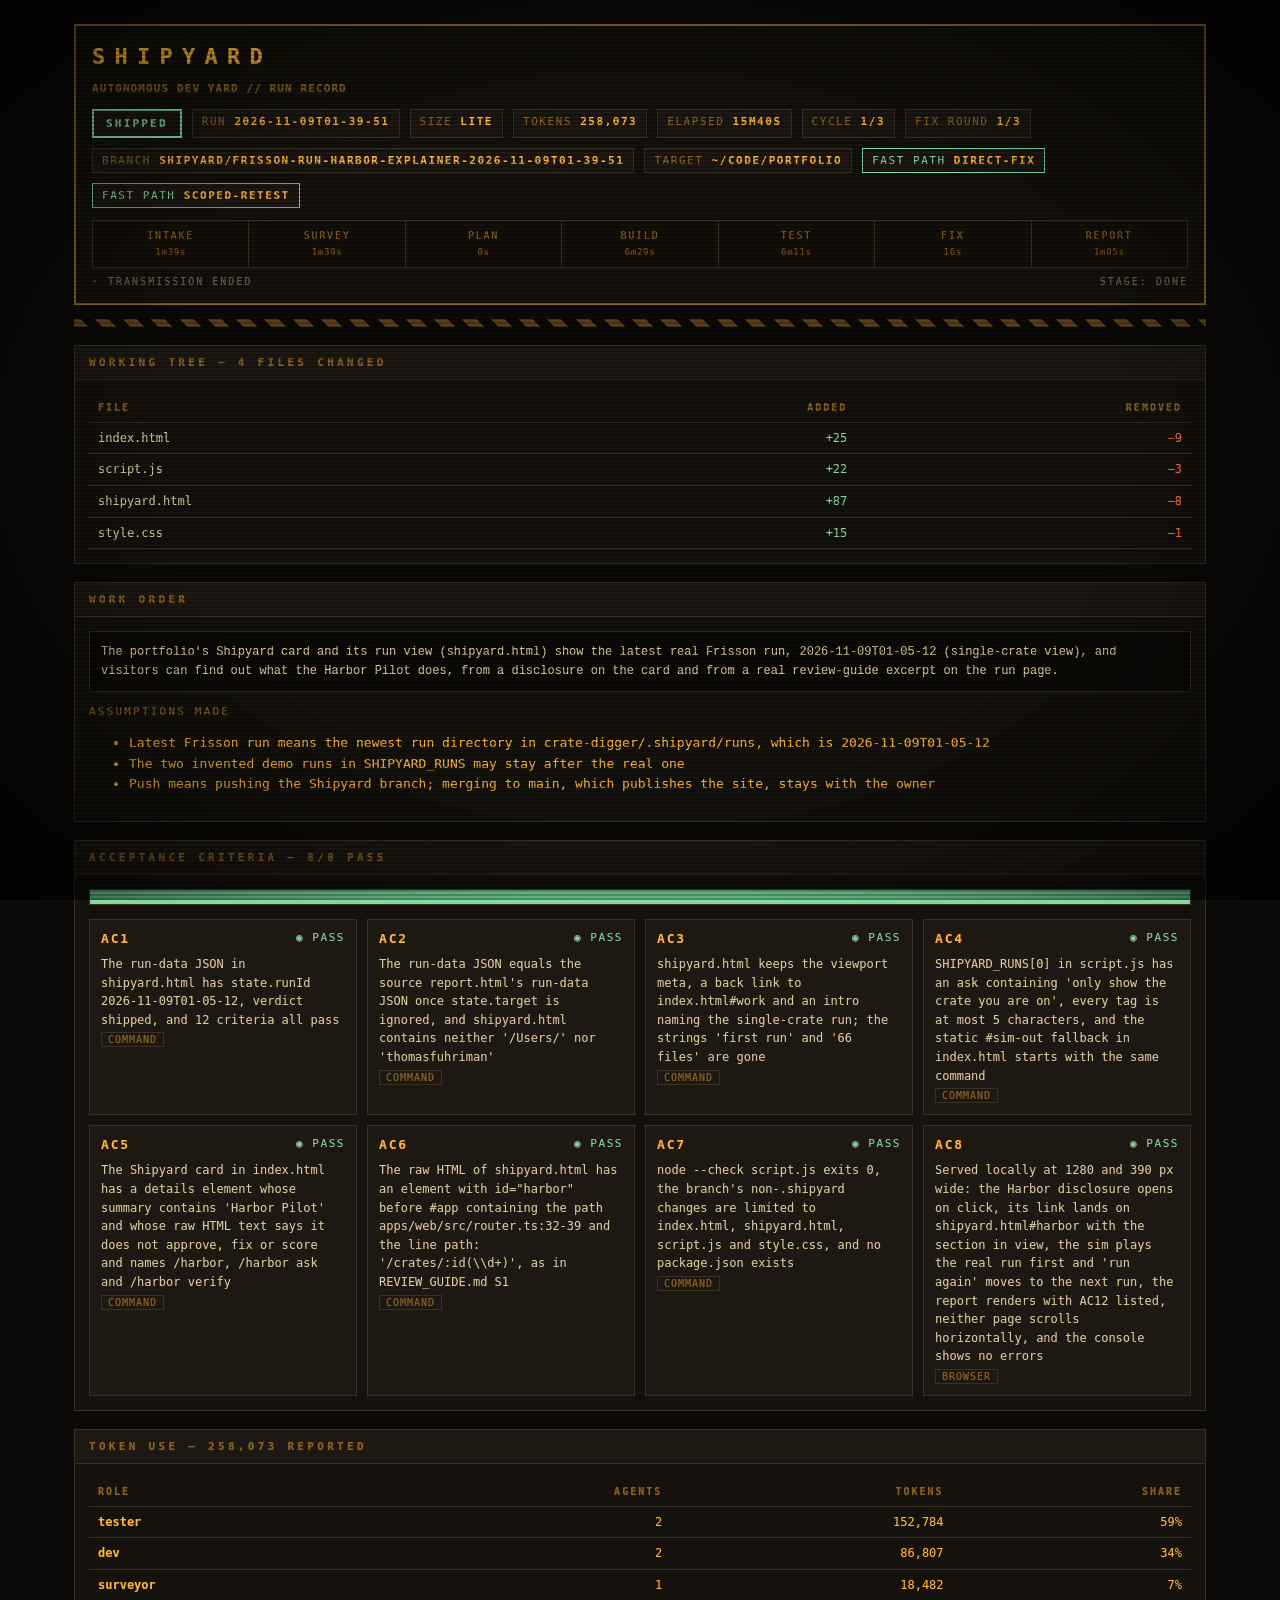
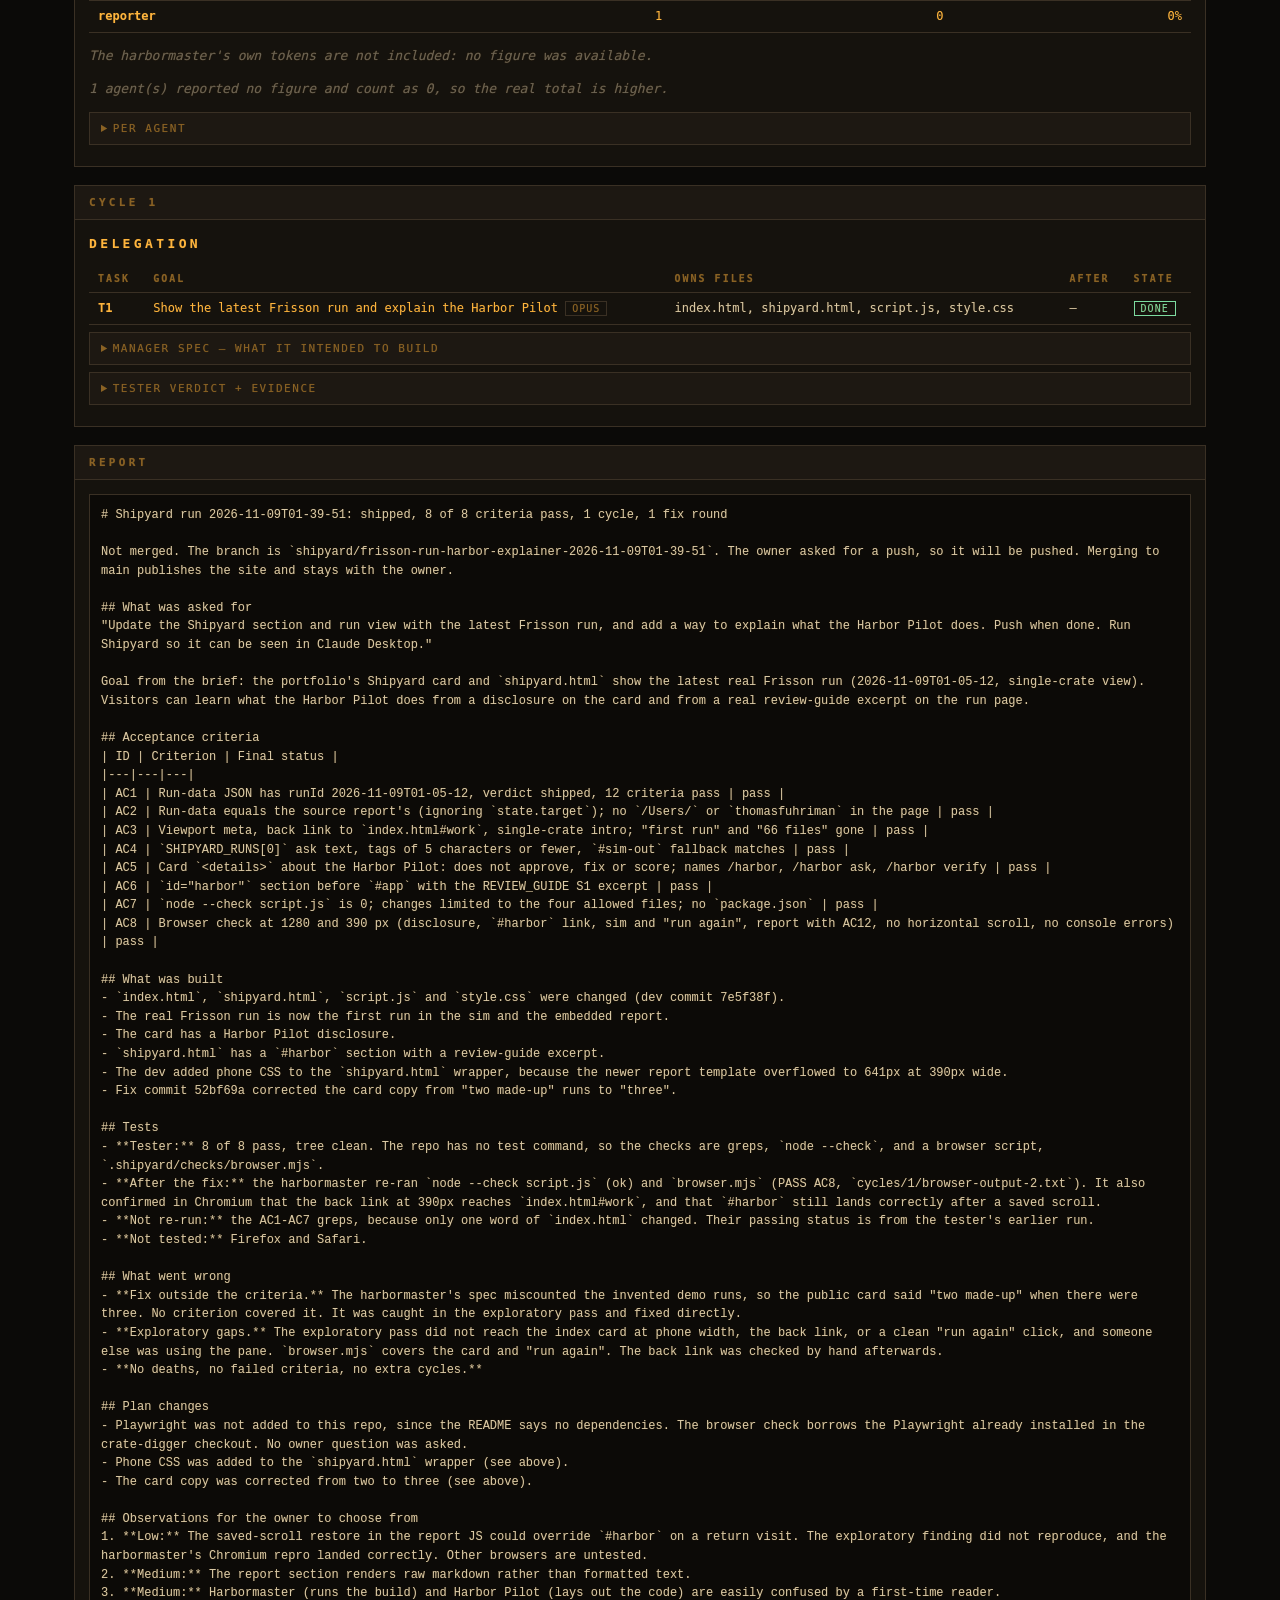
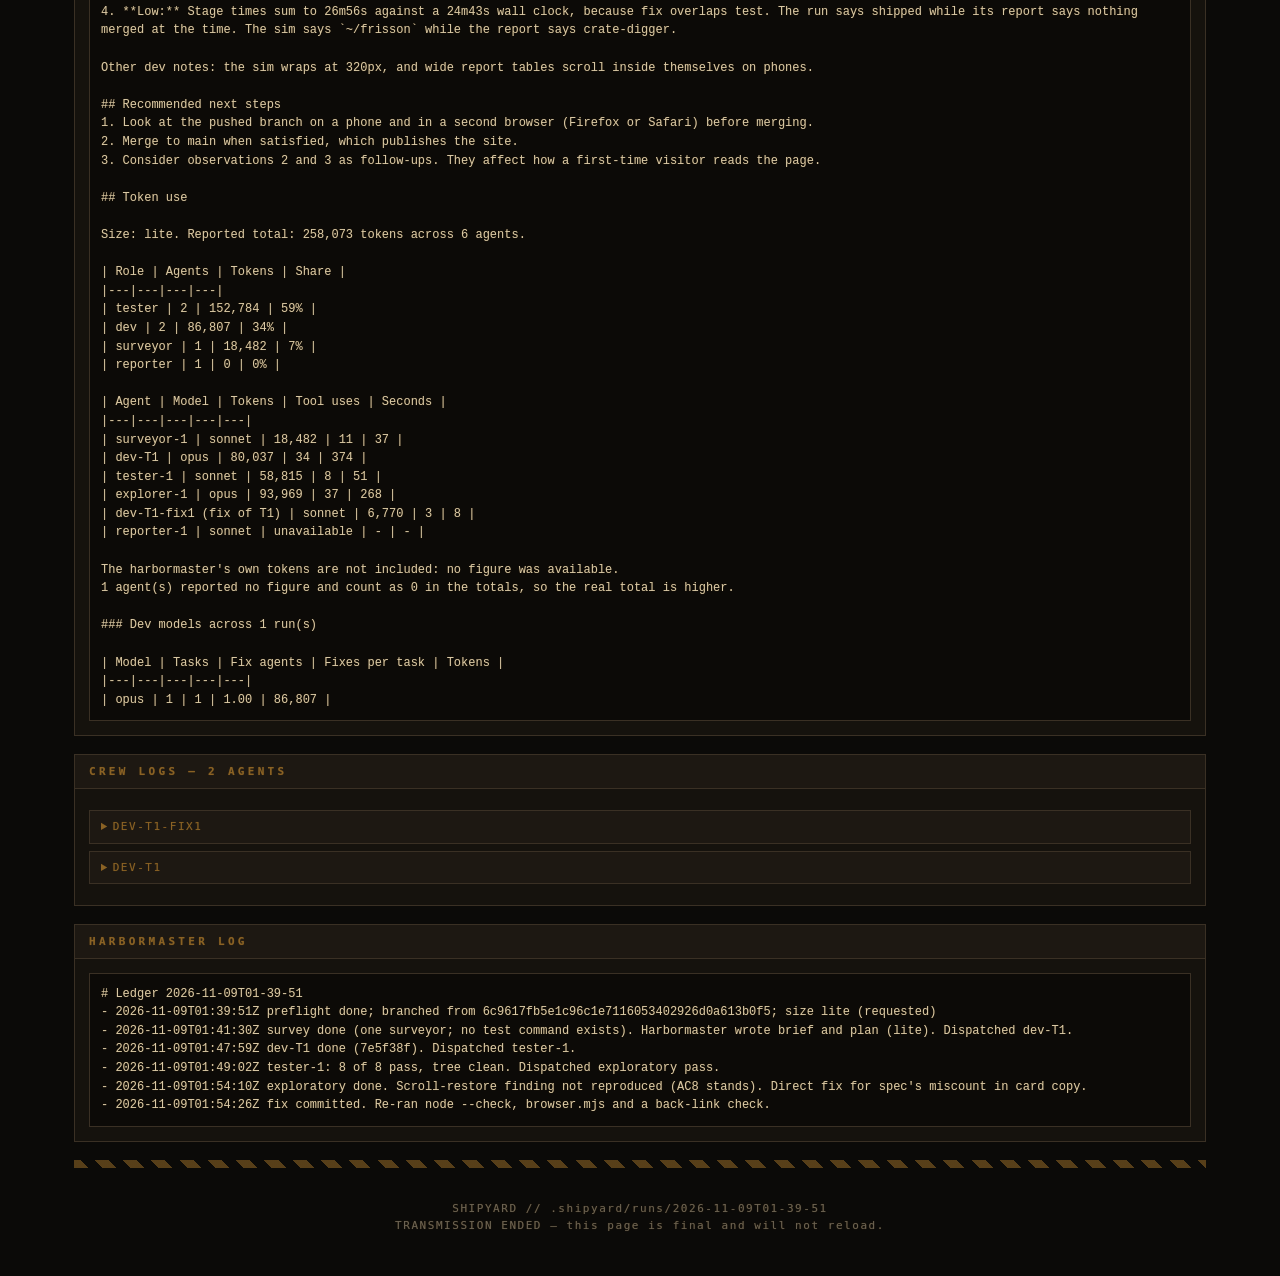
<file: .shipyard/runs/2026-11-09T01-39-51/report.html>
<!doctype html>
<html lang="en">
<head>
<meta charset="utf-8">

<title>SHIPYARD // 2026-11-09T01-39-51</title>
<style>
:root{
  --bg:#0b0a08; --panel:#15120d; --panel2:#1d1812;
  --amber:#ffb53d; --amber-dim:#8a6224; --amber-glow:rgba(255,181,61,.25);
  --green:#7ddba0; --red:#ff6b4a; --grey:#6b6354;
  --rule:#3a3024;
}
*{box-sizing:border-box}
html,body{margin:0;padding:0;background:var(--bg);}
body{
  font-family:"SF Mono",Menlo,Consolas,"DejaVu Sans Mono",monospace;
  color:var(--amber); font-size:13px; line-height:1.55;
  padding:24px; max-width:1180px; margin:0 auto;
  text-shadow:0 0 1px var(--amber-glow);
}
/* CRT scanlines */
body::before{
  content:""; position:fixed; inset:0; pointer-events:none; z-index:99;
  background:repeating-linear-gradient(180deg,rgba(0,0,0,0) 0 2px,rgba(0,0,0,.22) 2px 4px);
}
body::after{
  content:""; position:fixed; inset:0; pointer-events:none; z-index:98;
  background:radial-gradient(ellipse at center,rgba(0,0,0,0) 55%,rgba(0,0,0,.55) 100%);
}
a{color:var(--amber)}
.hazard{height:8px;background:repeating-linear-gradient(45deg,var(--amber-dim) 0 10px,#0b0a08 10px 20px);margin:14px 0;opacity:.6}
header{border:2px solid var(--amber-dim);background:var(--panel);padding:14px 16px;position:relative}
header h1{margin:0;font-size:22px;letter-spacing:.42em;font-weight:700}
header h1 small{letter-spacing:.1em;font-size:11px;color:var(--amber-dim);display:block;margin-top:6px}
.meta{display:flex;flex-wrap:wrap;gap:10px;margin-top:12px}
.chip{border:1px solid var(--rule);background:var(--panel2);padding:3px 9px;font-size:11px;letter-spacing:.14em;text-transform:uppercase;color:var(--amber-dim)}
.chip b{color:var(--amber);font-weight:600}
.verdict{border-width:2px;padding:4px 12px;font-weight:700;letter-spacing:.2em}
.v-shipped{border-color:var(--green);color:var(--green)}
.v-failed{border-color:var(--red);color:var(--red)}
.v-partial,.v-pending{border-color:var(--amber);color:var(--amber)}
section{border:1px solid var(--rule);background:var(--panel);margin:18px 0}
section>h2{
  margin:0;padding:8px 14px;font-size:11px;letter-spacing:.3em;text-transform:uppercase;
  background:var(--panel2);border-bottom:1px solid var(--rule);color:var(--amber-dim);
}
section>.body{padding:14px}
.grid{display:grid;grid-template-columns:repeat(auto-fill,minmax(230px,1fr));gap:10px}
.crit{border:1px solid var(--rule);padding:9px 11px;background:var(--panel2)}
.crit .id{font-weight:700;letter-spacing:.14em}
.crit .st{float:right;font-size:11px;letter-spacing:.14em}
.pass{color:var(--green)} .fail{color:var(--red)} .untested{color:var(--grey)}
.crit p{margin:6px 0 0;color:#d9c9a6;font-size:12px}
.bar{height:16px;border:1px solid var(--rule);background:#0c0a07;display:flex;margin-bottom:14px}
.bar i{display:block;height:100%}
.bar i.p{background:var(--green)} .bar i.f{background:var(--red)} .bar i.u{background:#2a2419}
table{width:100%;border-collapse:collapse;font-size:12px}
th,td{text-align:left;padding:6px 9px;border-bottom:1px solid var(--rule);vertical-align:top}
th{color:var(--amber-dim);font-size:10px;letter-spacing:.2em;text-transform:uppercase}
td.mono{color:#d9c9a6}
.tag{border:1px solid var(--rule);padding:1px 6px;font-size:10px;letter-spacing:.1em;text-transform:uppercase;color:var(--amber-dim)}
.t-done{border-color:var(--green);color:var(--green)}
.t-blocked{border-color:var(--red);color:var(--red)}
pre{background:#0c0a07;border:1px solid var(--rule);padding:11px;overflow:auto;white-space:pre-wrap;word-break:break-word;color:#d9c9a6;font-size:12px;margin:0}
details{border:1px solid var(--rule);background:var(--panel2);margin:7px 0}
details>summary{padding:7px 11px;cursor:pointer;letter-spacing:.14em;font-size:11px;text-transform:uppercase;color:var(--amber-dim)}
details[open]>summary{border-bottom:1px solid var(--rule);color:var(--amber)}
details .inner{padding:11px}
.cycle-head{display:flex;align-items:center;gap:12px;margin:0 0 10px}
.cycle-head h3{margin:0;font-size:13px;letter-spacing:.26em}
.empty{color:var(--grey);font-style:italic}
footer{color:var(--grey);font-size:11px;letter-spacing:.14em;text-align:center;padding:18px 0}
@media print{body::before,body::after{display:none}}

/* ── live telemetry ─────────────────────────────────────── */
@keyframes pulse{0%,100%{opacity:1}50%{opacity:.25}}
@keyframes sweep{0%{transform:translateX(-100%)}100%{transform:translateX(420%)}}
@keyframes flicker{0%,100%{opacity:1}97%{opacity:1}98%{opacity:.82}99%{opacity:1}}
header{animation:flicker 7s infinite}
.live{border-color:var(--green)!important;color:var(--green)!important}
.live .dot{display:inline-block;width:7px;height:7px;border-radius:50%;background:var(--green);margin-right:7px;animation:pulse 1.1s infinite;box-shadow:0 0 6px var(--green)}
.scan{position:relative;overflow:hidden;height:3px;background:#0c0a07;border:1px solid var(--rule);border-left:0;border-right:0;margin:0}
.scan i{position:absolute;top:0;left:0;height:100%;width:24%;background:linear-gradient(90deg,transparent,var(--amber),transparent);animation:sweep 2.4s linear infinite}
/* stage pipeline */
.pipe{display:flex;gap:0;margin:12px 0 2px;border:1px solid var(--rule);background:#0c0a07}
.pipe div{flex:1;text-align:center;padding:7px 2px;font-size:10px;letter-spacing:.18em;color:#3b3225;border-right:1px solid var(--rule);position:relative}
.pipe div:last-child{border-right:0}
.pipe div.done{color:var(--amber-dim);background:#140f09}
.pipe div.now{color:#0b0a08;background:var(--amber);font-weight:700;animation:pulse 1.6s infinite}
.tele{display:flex;justify-content:space-between;font-size:10px;letter-spacing:.2em;color:var(--grey);margin-top:6px}
.pipe div small{display:block;font-size:9px;letter-spacing:.08em;margin-top:2px;opacity:.85}
.nosignal{border-color:var(--red)!important;color:var(--red)!important;animation:pulse 1.6s infinite}
.fast{border-color:var(--green);color:var(--green)}
.crew{display:grid;grid-template-columns:repeat(auto-fill,minmax(250px,1fr));gap:10px}
.hand{border:1px solid var(--green);background:var(--panel2);padding:9px 11px}
.hand .role{font-size:10px;letter-spacing:.2em;text-transform:uppercase;color:var(--green)}
.hand .role .dot{display:inline-block;width:6px;height:6px;border-radius:50%;background:var(--green);margin-right:6px;animation:pulse 1.1s infinite}
.hand .who{font-weight:700;margin:4px 0 2px}
.hand .clock{float:right;color:#e8d5ad}
.hand.slow{border-color:var(--amber)}
td.num{text-align:right;white-space:nowrap}
.add{color:var(--green)} .del{color:var(--red)}
.wip{color:var(--green);animation:pulse 1.1s infinite}
</style>
</head>
<body>
<div id="app"></div>
<script id="run-data" type="application/json">{"state":{"runId":"2026-11-09T01-39-51","target":"~/code/portfolio","request":"Update the Shipyard section and run view with the latest Frisson run, and add a way to explain what the Harbor Pilot does. Push when done. Run Shipyard so it can be seen in Claude Desktop.","branch":"shipyard/frisson-run-harbor-explainer-2026-11-09T01-39-51","size":"lite","budgetTokens":null,"stage":"done","cycle":1,"maxCycles":3,"fixRound":1,"maxFixRounds":3,"criteria":{"AC1":"pass","AC2":"pass","AC3":"pass","AC4":"pass","AC5":"pass","AC6":"pass","AC7":"pass","AC8":"pass"},"tasks":{"T1":"done","T1fix":"done"},"deaths":[],"verdict":"shipped","baseCommit":"6c9617fb5e1c96c1e7116053402926d0a613b0f5","startedAt":"2026-11-09T01:39:51Z","endedAt":"2026-11-09T01:55:31Z","stageTimes":{"intake":{"start":"2026-11-09T01:39:51Z","end":"2026-11-09T01:41:30Z"},"survey":{"start":"2026-11-09T01:39:51Z","end":"2026-11-09T01:41:30Z"},"plan":{"start":"2026-11-09T01:41:30Z","end":"2026-11-09T01:41:30Z"},"build":{"start":"2026-11-09T01:41:30Z","end":"2026-11-09T01:47:59Z"},"test":{"start":"2026-11-09T01:47:59Z","end":"2026-11-09T01:54:10Z"},"fix":{"start":"2026-11-09T01:54:10Z","end":"2026-11-09T01:54:26Z"},"report":{"start":"2026-11-09T01:54:26Z","end":"2026-11-09T01:55:31Z"}},"active":[],"fastPaths":["direct-fix","scoped-retest"],"usage":[{"agent":"surveyor-1","role":"surveyor","model":"sonnet","tokens":18482,"toolUses":11,"durationMs":37404},{"agent":"dev-T1","role":"dev","model":"opus","tokens":80037,"toolUses":34,"durationMs":373792},{"agent":"tester-1","role":"tester","model":"sonnet","tokens":58815,"toolUses":8,"durationMs":50705},{"agent":"explorer-1","role":"tester","model":"opus","tokens":93969,"toolUses":37,"durationMs":268177},{"agent":"dev-T1-fix1","role":"dev","model":"sonnet","tokens":6770,"toolUses":3,"durationMs":7627,"fixOf":"T1"},{"agent":"reporter-1","role":"reporter","model":"sonnet","tokens":null,"toolUses":null,"durationMs":null}]},"brief":{"goal":"The portfolio's Shipyard card and its run view (shipyard.html) show the latest real Frisson run, 2026-11-09T01-05-12 (single-crate view), and visitors can find out what the Harbor Pilot does, from a disclosure on the card and from a real review-guide excerpt on the run page.","constraints":["Plain HTML/CSS/JS: no build step and no dependencies, per the README","The run data embedded in shipyard.html stays the real report; the only allowed change is replacing the absolute local path in state.target","Harbor Pilot claims must match the Shipyard README: it is not a reviewer and does not approve, fix or score","Figures quoted about the run come from the run's own report, never estimated"],"assumptions":["Latest Frisson run means the newest run directory in crate-digger/.shipyard/runs, which is 2026-11-09T01-05-12","The two invented demo runs in SHIPYARD_RUNS may stay after the real one","Push means pushing the Shipyard branch; merging to main, which publishes the site, stays with the owner"],"risks":["The newer report template has no viewport meta and may overflow at phone width","A [harbor] tag breaks the sim's padding: it pads with 6 minus the tag length, so tags must be at most 5 characters","Long sim lines can wrap badly on a phone"],"acceptanceCriteria":[{"id":"AC1","statement":"The run-data JSON in shipyard.html has state.runId 2026-11-09T01-05-12, verdict shipped, and 12 criteria all pass","check":"command"},{"id":"AC2","statement":"The run-data JSON equals the source report.html's run-data JSON once state.target is ignored, and shipyard.html contains neither '/Users/' nor 'thomasfuhriman'","check":"command"},{"id":"AC3","statement":"shipyard.html keeps the viewport meta, a back link to index.html#work and an intro naming the single-crate run; the strings 'first run' and '66 files' are gone","check":"command"},{"id":"AC4","statement":"SHIPYARD_RUNS[0] in script.js has an ask containing 'only show the crate you are on', every tag is at most 5 characters, and the static #sim-out fallback in index.html starts with the same command","check":"command"},{"id":"AC5","statement":"The Shipyard card in index.html has a details element whose summary contains 'Harbor Pilot' and whose raw HTML text says it does not approve, fix or score and names /harbor, /harbor ask and /harbor verify","check":"command"},{"id":"AC6","statement":"The raw HTML of shipyard.html has an element with id=\"harbor\" before #app containing the path apps/web/src/router.ts:32-39 and the line path: '/crates/:id(\\\\d+)', as in REVIEW_GUIDE.md S1","check":"command"},{"id":"AC7","statement":"node --check script.js exits 0, the branch's non-.shipyard changes are limited to index.html, shipyard.html, script.js and style.css, and no package.json exists","check":"command"},{"id":"AC8","statement":"Served locally at 1280 and 390 px wide: the Harbor disclosure opens on click, its link lands on shipyard.html#harbor with the section in view, the sim plays the real run first and 'run again' moves to the next run, the report renders with AC12 listed, neither page scrolls horizontally, and the console shows no errors","check":"browser"}]},"map":{"commit":"6c9617fb5e1c96c1e7116053402926d0a613b0f5","structure":"Static site, no build step, no package.json: index.html, shipyard.html, script.js, style.css, assets/, tools/make_ascii.py","tests":{"command":null,"note":"No tests, runner, CI or lint. Syntax check with node --check script.js; everything else is verified by inspecting files and in a browser."},"relevant":{"index.html":"Shipyard card lines 132-172; #sim fallback 154-166; example-run link 169","script.js":"SHIPYARD_RUNS 67-91 (all invented); sim IIFE 93-155; padding is 6 minus tag length","shipyard.html":"Report template plus portfolio wrapper: .pf-* CSS, nav and intro at 120-133; run-data JSON on line 136; no viewport in the raw report template","style.css":"Sim styles from line 271; .project, .tags, .links; variables --amber, --accent"},"harborPilot":"Not mentioned anywhere in the site; new UI and copy needed"},"ledger":"# Ledger 2026-11-09T01-39-51\n- 2026-11-09T01:39:51Z preflight done; branched from 6c9617fb5e1c96c1e7116053402926d0a613b0f5; size lite (requested)\n- 2026-11-09T01:41:30Z survey done (one surveyor; no test command exists). Harbormaster wrote brief and plan (lite). Dispatched dev-T1.\n- 2026-11-09T01:47:59Z dev-T1 done (7e5f38f). Dispatched tester-1.\n- 2026-11-09T01:49:02Z tester-1: 8 of 8 pass, tree clean. Dispatched exploratory pass.\n- 2026-11-09T01:54:10Z exploratory done. Scroll-restore finding not reproduced (AC8 stands). Direct fix for spec's miscount in card copy.\n- 2026-11-09T01:54:26Z fix committed. Re-ran node --check, browser.mjs and a back-link check.\n","reportMd":"# Shipyard run 2026-11-09T01-39-51: shipped, 8 of 8 criteria pass, 1 cycle, 1 fix round\n\nNot merged. The branch is `shipyard/frisson-run-harbor-explainer-2026-11-09T01-39-51`. The owner asked for a push, so it will be pushed. Merging to main publishes the site and stays with the owner.\n\n## What was asked for\n\"Update the Shipyard section and run view with the latest Frisson run, and add a way to explain what the Harbor Pilot does. Push when done. Run Shipyard so it can be seen in Claude Desktop.\"\n\nGoal from the brief: the portfolio's Shipyard card and `shipyard.html` show the latest real Frisson run (2026-11-09T01-05-12, single-crate view). Visitors can learn what the Harbor Pilot does from a disclosure on the card and from a real review-guide excerpt on the run page.\n\n## Acceptance criteria\n| ID | Criterion | Final status |\n|---|---|---|\n| AC1 | Run-data JSON has runId 2026-11-09T01-05-12, verdict shipped, 12 criteria pass | pass |\n| AC2 | Run-data equals the source report's (ignoring `state.target`); no `/Users/` or `thomasfuhriman` in the page | pass |\n| AC3 | Viewport meta, back link to `index.html#work`, single-crate intro; \"first run\" and \"66 files\" gone | pass |\n| AC4 | `SHIPYARD_RUNS[0]` ask text, tags of 5 characters or fewer, `#sim-out` fallback matches | pass |\n| AC5 | Card `\u003cdetails>` about the Harbor Pilot: does not approve, fix or score; names /harbor, /harbor ask, /harbor verify | pass |\n| AC6 | `id=\"harbor\"` section before `#app` with the REVIEW_GUIDE S1 excerpt | pass |\n| AC7 | `node --check script.js` is 0; changes limited to the four allowed files; no `package.json` | pass |\n| AC8 | Browser check at 1280 and 390 px (disclosure, `#harbor` link, sim and \"run again\", report with AC12, no horizontal scroll, no console errors) | pass |\n\n## What was built\n- `index.html`, `shipyard.html`, `script.js` and `style.css` were changed (dev commit 7e5f38f).\n- The real Frisson run is now the first run in the sim and the embedded report.\n- The card has a Harbor Pilot disclosure.\n- `shipyard.html` has a `#harbor` section with a review-guide excerpt.\n- The dev added phone CSS to the `shipyard.html` wrapper, because the newer report template overflowed to 641px at 390px wide.\n- Fix commit 52bf69a corrected the card copy from \"two made-up\" runs to \"three\".\n\n## Tests\n- **Tester:** 8 of 8 pass, tree clean. The repo has no test command, so the checks are greps, `node --check`, and a browser script, `.shipyard/checks/browser.mjs`.\n- **After the fix:** the harbormaster re-ran `node --check script.js` (ok) and `browser.mjs` (PASS AC8, `cycles/1/browser-output-2.txt`). It also confirmed in Chromium that the back link at 390px reaches `index.html#work`, and that `#harbor` still lands correctly after a saved scroll.\n- **Not re-run:** the AC1-AC7 greps, because only one word of `index.html` changed. Their passing status is from the tester's earlier run.\n- **Not tested:** Firefox and Safari.\n\n## What went wrong\n- **Fix outside the criteria.** The harbormaster's spec miscounted the invented demo runs, so the public card said \"two made-up\" when there were three. No criterion covered it. It was caught in the exploratory pass and fixed directly.\n- **Exploratory gaps.** The exploratory pass did not reach the index card at phone width, the back link, or a clean \"run again\" click, and someone else was using the pane. `browser.mjs` covers the card and \"run again\". The back link was checked by hand afterwards.\n- **No deaths, no failed criteria, no extra cycles.**\n\n## Plan changes\n- Playwright was not added to this repo, since the README says no dependencies. The browser check borrows the Playwright already installed in the crate-digger checkout. No owner question was asked.\n- Phone CSS was added to the `shipyard.html` wrapper (see above).\n- The card copy was corrected from two to three (see above).\n\n## Observations for the owner to choose from\n1. **Low:** The saved-scroll restore in the report JS could override `#harbor` on a return visit. The exploratory finding did not reproduce, and the harbormaster's Chromium repro landed correctly. Other browsers are untested.\n2. **Medium:** The report section renders raw markdown rather than formatted text.\n3. **Medium:** Harbormaster (runs the build) and Harbor Pilot (lays out the code) are easily confused by a first-time reader.\n4. **Low:** Stage times sum to 26m56s against a 24m43s wall clock, because fix overlaps test. The run says shipped while its report says nothing merged at the time. The sim says `~/frisson` while the report says crate-digger.\n\nOther dev notes: the sim wraps at 320px, and wide report tables scroll inside themselves on phones.\n\n## Recommended next steps\n1. Look at the pushed branch on a phone and in a second browser (Firefox or Safari) before merging.\n2. Merge to main when satisfied, which publishes the site.\n3. Consider observations 2 and 3 as follow-ups. They affect how a first-time visitor reads the page.\n\n## Token use\n\nSize: lite. Reported total: 258,073 tokens across 6 agents.\n\n| Role | Agents | Tokens | Share |\n|---|---|---|---|\n| tester | 2 | 152,784 | 59% |\n| dev | 2 | 86,807 | 34% |\n| surveyor | 1 | 18,482 | 7% |\n| reporter | 1 | 0 | 0% |\n\n| Agent | Model | Tokens | Tool uses | Seconds |\n|---|---|---|---|---|\n| surveyor-1 | sonnet | 18,482 | 11 | 37 |\n| dev-T1 | opus | 80,037 | 34 | 374 |\n| tester-1 | sonnet | 58,815 | 8 | 51 |\n| explorer-1 | opus | 93,969 | 37 | 268 |\n| dev-T1-fix1 (fix of T1) | sonnet | 6,770 | 3 | 8 |\n| reporter-1 | sonnet | unavailable | - | - |\n\nThe harbormaster's own tokens are not included: no figure was available.\n1 agent(s) reported no figure and count as 0 in the totals, so the real total is higher.\n\n### Dev models across 1 run(s)\n\n| Model | Tasks | Fix agents | Fixes per task | Tokens |\n|---|---|---|---|---|\n| opus | 1 | 1 | 1.00 | 86,807 |\n","cycles":[{"n":"1","spec":"# Spec: latest Frisson run and Harbor Pilot explainer\n\nSource run: ~/code/crate-digger/.shipyard/runs/2026-11-09T01-05-12 (report.html, report.md, REVIEW_GUIDE.md).\n\n## shipyard.html\nRebuild from the source report.html so it gets the newer template (size and token chips, Token use section). Re-apply the existing portfolio wrapper: viewport meta, title \"Shipyard — Example Run\", .pf-* CSS, nav, intro. Set state.target to ~/code/crate-digger inside the run data and change nothing else in it. Update the intro for this run: the request, 12 of 12 criteria, one fix round, 9 files, about 25 minutes, and the honest story that the exploratory pass caught a sleeve click that only worked on a 5px strip.\n\nAdd a static section id=\"harbor\" between the intro and #app, in the page's own amber style: what the Harbor Pilot does, then step S1 from REVIEW_GUIDE.md quoted exactly (path line, code, What it does, Hands to the next step, When it fails), labelled as a real excerpt from this run's guide (8 steps). It must work without JS.\n\n## index.html, script.js, style.css\nPut the real run first in SHIPYARD_RUNS, with an optional dir field so the sim bar shows ~/frisson for it and ~/your-repo for the others. Keep the two invented runs and correct the comment so it says which is which. Steps, tags at most 5 characters, short enough for a phone:\nplan 2 tasks · 12 criteria | build dev agent → CrateView.vue ok | build dev agent → docs, Playwright ok | test tester agent → 12 of 12 ok | test exploratory → 5px click target bad | fix CrateBox.vue → full sleeve clicks ok | test 686 tests · 12 of 12 ok | ship branch shipped ship | pilot /harbor → 8-step guide ok\nUpdate the static #sim-out fallback to match. Say in the card that the demo replays a real run.\n\nAdd a details disclosure to the card, summary \"What's the Harbor Pilot?\", styled to fit the card: after a build, /harbor lays the real code out in the order the data moves so a person can read it start to finish. It is not a reviewer: it does not approve, fix or score, you are the reviewer. The code can't be paraphrased, because Claude only cites line ranges and a script copies those lines from the commit and refuses citations that don't exist. /harbor ask answers with quoted lines; /harbor verify re-checks every snippet against the branch. Link to shipyard.html#harbor.\n","plan":{"summary":"One dev swaps the run view to the latest Frisson run, replays it in the card's sim, and adds the Harbor Pilot explainer.","tasks":[{"id":"T1","goal":"Show the latest Frisson run and explain the Harbor Pilot","description":"See cycles/1/spec.md.","ownsFiles":["index.html","shipyard.html","script.js","style.css"],"dependsOn":[],"criteriaIds":["AC1","AC2","AC3","AC4","AC5","AC6","AC7","AC8"],"model":"opus"}]},"testReport":{"cycle":1,"verdict":"pass","criteria":{"AC1":{"result":"pass","evidence":"parsed run-data: runId 2026-11-09T01-05-12, verdict shipped, 12 criteria all pass"},"AC2":{"result":"pass","evidence":"JSON equal to source report.html once state.target ignored (target is ~/code/crate-digger); grep finds no /Users/ or thomasfuhriman in shipyard.html"},"AC3":{"result":"pass","evidence":"viewport meta line 5; back link index.html#work line 147; intro names single-crate run on Frisson; 'first run' and '66 files' absent"},"AC4":{"result":"pass","evidence":"SHIPYARD_RUNS[0] ask 'only show the crate you are on'; all tags \u003c=5 chars (max 'build'/'pilot'); #sim-out fallback starts with the same /shipyard command"},"AC5":{"result":"pass","evidence":"details.harbor summary \"What's the Harbor Pilot?\"; body says does not approve, fix or score; names /harbor, /harbor ask, /harbor verify"},"AC6":{"result":"pass","evidence":"section#harbor (line 161) before #app (186); contains apps/web/src/router.ts:32-39 and path: '/crates/:id(\\\\d+)' identical to REVIEW_GUIDE.md line 42"},"AC7":{"result":"pass","evidence":"node --check exit 0; git diff 6c9617f..HEAD files: index.html, script.js, shipyard.html, style.css; no package.json"},"AC8":{"result":"pass","evidence":".shipyard/checks/browser.mjs, output browser-output.txt: all checks ok at 1280 and 390, PASS AC8"}},"observations":[{"severity":"low","text":"Harbor section lands at top=0 after anchor jump; no sticky header overlap measured."}]},"defects":null,"tasks":[]}],"agents":[{"id":"dev-T1-fix1","body":"Changed 'two' to 'three' on index.html line 154. Committed index.html only. No tests exist.\n"},{"id":"dev-T1","body":"# dev-T1 report\n\nCommit: 7e5f38f on shipyard/frisson-run-harbor-explainer-2026-11-09T01-39-51. Files: index.html, shipyard.html, script.js, style.css. No dependencies added. .shipyard/ not committed.\n\n## What changed\n\n- **shipyard.html**: rebuilt from the source report.html by a script kept outside the repo. Wrapper re-applied (viewport, title, .pf-* CSS, nav, intro). state.target is now `~/code/crate-digger`. New static `section#harbor` before #app, with S1 extracted from REVIEW_GUIDE.md by the script and HTML-escaped, not retyped. The script stops if the guide does not have exactly 8 steps.\n- **script.js**: real run first in SHIPYARD_RUNS with optional `dir`; two invented runs kept; comment says which is which. The bar shows `~/frisson` for the real run and `~/your-repo` for the others.\n- **index.html**: fallback matches the real run, a line says the demo replays a real run, new details disclosure linking to shipyard.html#harbor.\n- **style.css**: disclosure styles, sim min-height raised from 7 to 10 lines, smaller sim text and padding at 640px and below.\n\n## Additions beyond the spec\n\n- A `@media (max-width:640px)` block in the shipyard.html wrapper CSS. The newer report overflowed to 641px wide at 390. Wide tables now scroll inside themselves, the stage pipeline wraps, and the body padding is smaller. This overflow was also why #harbor did not land on phones (top 506 at scroll 0); the landing passed once the overflow was fixed.\n- Report template JS is byte-identical to the source (diffed). Only the CSS, wrapper, title, viewport and state.target differ.\n- Figures checked against source: 12/12 and verdict from state.json; 24m43s elapsed (about 25 minutes); 9 files from the guide's file map; 686 = 360 + 326 tests from report.md. Harbor wording checked against ~/code/shipyard/README.md.\n\n## Tests\n\nCheck script: [temp] (outside the repo; 47 ok, 0 failed on the final build, output in check-output.txt beside it). It uses crate-digger's Playwright 1.65 and Chromium only, served with python3 http.server on port 8765. Run before the commit, on the same files.\n\n- AC1-AC6: static checks pass. AC2 parses both JSON blocks and compares them without state.target; no '/Users/' or 'thomasfuhriman' in the file.\n- AC7: `node --check script.js` exits 0; commit touches only the four files; no package.json.\n- AC8 at 1280, 390 and 320: real run plays first with ~/frisson; run again moves to the dark mode run with ~/your-repo; disclosure opens on click; link lands with #harbor top at 0; AC12, TOKENS chip and Token use present; documentElement and body scrollWidth within viewport; no console errors. Google Fonts failures would have been filtered from the error check; none were listed.\n- Also passing: #harbor and the sim fallback render with JS disabled.\n- Sim wrap: no wrapping at 390 (10 lines) or 1280.\n\n## Known limits\n\n- At 320px the sim wraps to 14 lines, without a hanging indent. 320 is outside AC8.\n- At 390 the report's wider tables scroll sideways inside themselves, so some columns (such as a task's status) start off screen. The page itself does not scroll.\n- Opening the disclosure at 1280 makes the neighbouring card in the row taller, because the grid row stretches.\n- The sim's reserved 10 lines leave blank space under the shorter invented runs.\n- Firefox and Safari not tested.\n- `.projects` uses minmax(300px, 1fr), which is wider than the 288px content width at 320px. Existing and left alone; body overflow-x hidden masks it.\n\n## Trap checked, no change\n\nThe report template restores a saved scroll position from sessionStorage, which could have beaten the #harbor link after a reader had scrolled down. I tested it in Chromium with and without a guard: the link landed correctly both ways, so I dropped the guard and left the template JS unedited. Not checked in other browsers.\n\n## Wording for review\n\nThe intro's \"One command\" is carried over from the old wrapper; the owner also answered questions before planning in this run. \"Shipped on its own branch\" is used because the source report says nothing was merged or pushed.\n"}],"runDir":".shipyard/runs/2026-11-09T01-39-51","live":false,"stages":["intake","survey","plan","build","test","fix","report","done"],"tree":{"files":[{"path":"index.html","add":25,"del":9,"wip":false},{"path":"script.js","add":22,"del":3,"wip":false},{"path":"shipyard.html","add":87,"del":8,"wip":false},{"path":"style.css","add":15,"del":1,"wip":false}],"total":4},"stateMtime":1794189331493.478,"renderedAt":1794189331567}</script>
<script>
const D = JSON.parse(document.getElementById('run-data').textContent);
const esc = s => String(s ?? '').replace(/[&<>"]/g, c => ({'&':'&amp;','<':'&lt;','>':'&gt;','"':'&quot;'}[c]));
const el = (h) => { const d = document.createElement('div'); d.innerHTML = h.trim(); return d.firstElementChild; };

const st = D.state || {};
const verdict = (st.verdict || 'pending').toLowerCase();
const crit = st.criteria || {};
const critKeys = Object.keys(crit);
const statements = {};
const checks = {};
(D.brief?.acceptanceCriteria || []).forEach(c => { statements[c.id] = c.statement; checks[c.id] = c.check; });
const keys = critKeys.length ? critKeys : Object.keys(statements);
const counts = { pass: 0, fail: 0, untested: 0 };
keys.forEach(k => { counts[(crit[k] || 'untested')] = (counts[(crit[k] || 'untested')] || 0) + 1; });
const total = keys.length || 1;

const parts = [];

const nowIdx = D.stages.indexOf(st.stage);
const T = s => { const t = Date.parse(s); return Number.isFinite(t) ? t : null; };
const dur = ms => {
  if (ms == null || ms < 0) return '';
  const s = Math.floor(ms / 1000), h = Math.floor(s / 3600), m = Math.floor(s % 3600 / 60), r = s % 60;
  return h ? `${h}h${String(m).padStart(2, '0')}m` : m ? `${m}m${String(r).padStart(2, '0')}s` : `${r}s`;
};
// Elements carrying data-since tick every second, so the page looks alive
// between renders even while one long agent is working.
const since = (iso, end) => {
  const a = T(iso); if (a == null) return '—';
  const b = T(end);
  return b != null ? dur(b - a) : `<span data-since="${a}">${dur(Date.now() - a)}</span>`;
};
const times = st.stageTimes || {};
const pipeline = D.stages.filter(s => s !== 'done').map((s, i) => {
  const cls = D.live && i === nowIdx ? 'now' : (nowIdx > i || !D.live ? 'done' : '');
  const t = times[s];
  const clock = t?.start ? `<small>${since(t.start, (D.live && i === nowIdx) ? null : (t.end || null))}</small>` : '';
  return `<div class="${cls}">${s.toUpperCase()}${clock}</div>`;
}).join('');
const quietMs = D.stateMtime ? Date.now() - D.stateMtime : 0;
const active = Array.isArray(st.active) ? st.active : [];
const usage = Array.isArray(st.usage) ? st.usage : [];
const tokenTotal = usage.reduce((sum, u) => sum + (u.tokens ?? 0), 0);

parts.push(`
<header>
  <h1>SHIPYARD<small>AUTONOMOUS DEV YARD // ${D.live ? 'YARD ACTIVE' : 'RUN RECORD'}</small></h1>
  <div class="meta">
    ${D.live
      ? '<span class="chip verdict live"><span class="dot"></span>WORKING</span>'
      : `<span class="chip verdict v-${esc(verdict)}">${esc(verdict)}</span>`}
    <span class="chip">RUN <b>${esc(st.runId || '—')}</b></span>
    ${st.size ? `<span class="chip">SIZE <b>${esc(st.size)}</b></span>` : ''}
    ${usage.length ? `<span class="chip">TOKENS <b>${tokenTotal.toLocaleString('en-US')}</b></span>` : ''}
    ${st.startedAt ? `<span class="chip">ELAPSED <b>${since(st.startedAt, D.live ? null : st.endedAt)}</b></span>` : ''}
    ${D.live && active.length ? `<span class="chip live">CREW <b>${active.length}</b></span>` : ''}
    ${D.live ? `<span class="chip nosignal" id="nosignal" data-mtime="${D.stateMtime}" style="display:none">NO SIGNAL <b></b></span>` : ''}
    <span class="chip">CYCLE <b>${esc(st.cycle || '?')}/${esc(st.maxCycles || 3)}</b></span>
    ${st.fixRound ? `<span class="chip">FIX ROUND <b>${esc(st.fixRound)}/${esc(st.maxFixRounds || 3)}</b></span>` : ''}
    <span class="chip">BRANCH <b>${esc(st.branch || '—')}</b></span>
    <span class="chip">TARGET <b>${esc(st.target || '—')}</b></span>
    ${(st.fastPaths || []).map(f => `<span class="chip fast">FAST PATH <b>${esc(f)}</b></span>`).join('')}
  </div>
  <div class="pipe">${pipeline}</div>
  <div class="tele">
    <span>${D.live ? '◉ TELEMETRY LIVE — REFRESHING EVERY 4s' : '· TRANSMISSION ENDED'}</span>
    <span>STAGE: ${esc((st.stage || 'unknown').toUpperCase())}</span>
  </div>
</header>
${D.live ? '<div class="scan"><i></i></div>' : ''}
<div class="hazard"></div>`);

if (D.live && active.length) {
  parts.push(`<section><h2>Crew on deck — ${active.length} working</h2><div class="body"><div class="crew">
    ${active.map(a => {
      const t = T(a.since);
      const slow = t != null && Date.now() - t > 15 * 60 * 1000;
      return `<div class="hand${slow ? ' slow' : ''}"><div class="role"><span class="dot"></span>${esc(a.role || 'agent')}<span class="clock">${since(a.since)}</span></div>
        <div class="who">${esc(a.id || '?')}</div>
        ${a.task ? `<div class="sub" style="color:var(--grey);font-size:11px">${esc(a.task)}</div>` : ''}</div>`;
    }).join('')}
  </div></div></section>`);
}

if (D.tree && D.tree.total) {
  const wip = D.tree.files.filter(f => f.wip).length;
  const rows = D.tree.files.map(f => `<tr>
      <td class="mono">${f.wip ? '<span class="wip">●</span> ' : ''}${esc(f.path)}</td>
      <td class="num">${f.add == null ? (f.isNew ? '<span class="add">new</span>' : '') : f.add ? '<span class="add">+' + f.add + '</span>' : ''}</td>
      <td class="num">${f.del ? '<span class="del">−' + f.del + '</span>' : ''}</td></tr>`).join('');
  parts.push(`<section><h2>Working tree — ${D.tree.total} file${D.tree.total === 1 ? '' : 's'} changed${wip ? ', ' + wip + ' uncommitted' : ''}</h2><div class="body">
    <table><thead><tr><th>File ${wip ? '(● = being written)' : ''}</th><th style="text-align:right">Added</th><th style="text-align:right">Removed</th></tr></thead><tbody>${rows}</tbody></table>
    ${D.tree.total > D.tree.files.length ? '<p class="empty">Showing the first ' + D.tree.files.length + '.</p>' : ''}
  </div></section>`);
}

if (st.request || D.brief?.goal) {
  parts.push(`<section><h2>Work order</h2><div class="body">
    <pre>${esc(D.brief?.goal || st.request)}</pre>
    ${(D.brief?.assumptions || []).length ? '<p style="margin:11px 0 4px;color:var(--amber-dim);font-size:11px;letter-spacing:.2em">ASSUMPTIONS MADE</p><ul>' + D.brief.assumptions.map(a => '<li>' + esc(a) + '</li>').join('') + '</ul>' : ''}
  </div></section>`);
}

// Acceptance criteria
const bar = `<div class="bar">
  <i class="p" style="width:${counts.pass / total * 100}%"></i>
  <i class="f" style="width:${counts.fail / total * 100}%"></i>
  <i class="u" style="width:${counts.untested / total * 100}%"></i>
</div>`;
const cards = keys.length ? keys.map(k => {
  const s = crit[k] || 'untested';
  return `<div class="crit"><span class="id">${esc(k)}</span><span class="st ${esc(s)}">${s === 'pass' ? '◉ PASS' : s === 'fail' ? '✗ FAIL' : '· UNTESTED'}</span>
    <p>${esc(statements[k] || '')}</p>${checks[k] ? `<span class="tag">${esc(checks[k])}</span>` : ''}</div>`;
}).join('') : '<p class="empty">No acceptance criteria recorded — intake did not complete.</p>';
parts.push(`<section><h2>Acceptance criteria — ${counts.pass}/${keys.length || 0} pass</h2><div class="body">${keys.length ? bar : ''}<div class="grid">${cards}</div></div></section>`);

// Token use. The figures come straight from state.json's usage list.
if (usage.length) {
  const byRole = {};
  usage.forEach(u => {
    const r = byRole[u.role] || (byRole[u.role] = { agents: 0, tokens: 0 });
    r.agents++;
    r.tokens += u.tokens ?? 0;
  });
  const fmt = n => Number(n).toLocaleString('en-US');
  const roleRows = Object.entries(byRole).sort((a, b) => b[1].tokens - a[1].tokens).map(([role, r]) =>
    `<tr><td><b>${esc(role)}</b></td><td class="num">${r.agents}</td><td class="num">${fmt(r.tokens)}</td><td class="num">${tokenTotal ? Math.round(r.tokens / tokenTotal * 100) : 0}%</td></tr>`).join('');
  const agentRows = usage.map(u =>
    `<tr><td class="mono">${esc(u.agent)}${u.fixOf ? ' (fix of ' + esc(u.fixOf) + ')' : ''}</td><td>${esc(u.role)}</td><td>${esc(u.model || '—')}</td><td class="num">${u.tokens == null ? 'unavailable' : fmt(u.tokens)}</td><td class="num">${u.toolUses ?? '—'}</td></tr>`).join('');
  const unknown = usage.filter(u => u.tokens == null).length;
  const hasHarbormaster = usage.some(u => u.role === 'harbormaster');
  parts.push(`<section><h2>Token use — ${fmt(tokenTotal)} reported</h2><div class="body">
    <table><thead><tr><th>Role</th><th style="text-align:right">Agents</th><th style="text-align:right">Tokens</th><th style="text-align:right">Share</th></tr></thead><tbody>${roleRows}</tbody></table>
    ${hasHarbormaster ? '' : "<p class=\"empty\">The harbormaster's own tokens are not included: no figure was available.</p>"}
    ${unknown ? '<p class="empty">' + unknown + ' agent(s) reported no figure and count as 0, so the real total is higher.</p>' : ''}
    <details><summary>Per agent</summary><div class="inner"><table><thead><tr><th>Agent</th><th>Role</th><th>Model</th><th style="text-align:right">Tokens</th><th style="text-align:right">Tool uses</th></tr></thead><tbody>${agentRows}</tbody></table></div></details>
  </div></section>`);
}

// Cycles
(D.cycles || []).forEach(c => {
  const tasks = (c.plan?.tasks || []);
  const taskState = st.tasks || {};
  const rows = tasks.length ? tasks.map(t => {
    const s = taskState[t.id] || 'todo';
    return `<tr><td><b>${esc(t.id)}</b></td><td>${esc(t.goal)}${t.model ? ` <span class="tag">${esc(t.model)}</span>` : ''}</td>
      <td class="mono">${esc((t.ownsFiles || []).join(', '))}</td>
      <td class="mono">${esc((t.dependsOn || []).join(', ') || '—')}</td>
      <td><span class="tag t-${esc(s)}">${esc(s)}</span></td></tr>`;
  }).join('') : '<tr><td colspan="5" class="empty">No plan produced for this cycle.</td></tr>';

  parts.push(`<section><h2>Cycle ${esc(c.n)}</h2><div class="body">
    <div class="cycle-head"><h3>DELEGATION</h3></div>
    <table><thead><tr><th>Task</th><th>Goal</th><th>Owns files</th><th>After</th><th>State</th></tr></thead><tbody>${rows}</tbody></table>
    ${c.spec ? '<details><summary>Manager spec — what it intended to build</summary><div class="inner"><pre>' + esc(c.spec) + '</pre></div></details>' : ''}
    ${c.testReport ? '<details><summary>Tester verdict + evidence</summary><div class="inner"><pre>' + esc(JSON.stringify(c.testReport, null, 2)) + '</pre></div></details>' : ''}
    ${c.defects ? '<details><summary>Triaged defects</summary><div class="inner"><pre>' + esc(JSON.stringify(c.defects, null, 2)) + '</pre></div></details>' : ''}
  </div></section>`);
});

// Deaths
if ((st.deaths || []).length) {
  parts.push(`<section><h2>Agent losses — ${st.deaths.length}</h2><div class="body"><table>
    <thead><tr><th>Agent</th><th>Reason</th><th>Detail</th></tr></thead><tbody>
    ${st.deaths.map(d => `<tr><td><b>${esc(d.agentId || d.agent || '?')}</b></td><td class="fail">${esc(d.reason)}</td><td class="mono">${esc(d.detail)}</td></tr>`).join('')}
    </tbody></table></div></section>`);
}

if (D.reportMd) {
  parts.push(`<section><h2>Report</h2><div class="body"><pre>${esc(D.reportMd)}</pre></div></section>`);
}

if ((D.agents || []).length) {
  parts.push(`<section><h2>Crew logs — ${D.agents.length} agents</h2><div class="body">
    ${D.agents.map(a => '<details><summary>' + esc(a.id) + '</summary><div class="inner"><pre>' + esc(a.body) + '</pre></div></details>').join('')}
  </div></section>`);
}

if (D.ledger) {
  parts.push(`<section><h2>Harbormaster log</h2><div class="body"><pre>${esc(D.ledger)}</pre></div></section>`);
}

parts.push(`<div class="hazard"></div><footer>
  SHIPYARD // ${esc(D.runDir)}<br>
  ${D.live
    ? 'YARD ACTIVE — this page reloads itself. Leave the tab open.'
    : 'TRANSMISSION ENDED — this page is final and will not reload.'}
</footer>`);
document.getElementById('app').innerHTML = parts.join('');

// Tick the clocks between reloads, and raise NO SIGNAL if the harbormaster
// has not written state.json for a long time while the run claims to be live.
(function tick(){
  const fmt = ms => {
    const s = Math.max(0, Math.floor(ms / 1000)), h = Math.floor(s / 3600), m = Math.floor(s % 3600 / 60), r = s % 60;
    return h ? h + 'h' + String(m).padStart(2, '0') + 'm' : m ? m + 'm' + String(r).padStart(2, '0') + 's' : r + 's';
  };
  const QUIET = 20 * 60 * 1000;
  function step(){
    document.querySelectorAll('[data-since]').forEach(n => { n.textContent = fmt(Date.now() - +n.dataset.since); });
    const ns = document.getElementById('nosignal');
    if (ns && +ns.dataset.mtime) {
      const q = Date.now() - +ns.dataset.mtime;
      ns.style.display = q > QUIET ? '' : 'none';
      ns.querySelector('b').textContent = fmt(q);
    }
  }
  step(); setInterval(step, 1000);
})();

// A meta-refresh is a full reload, which would slam every <details> shut and
// jump you back to the top mid-read. Persist what the reader opened and where
// they were, keyed by run so two tabs do not fight. sessionStorage, not local:
// this is view state, and it should die with the tab.
(function preserveReadingState(){
  const KEY = 'shipyard:' + (D.state?.runId || 'run');
  let saved = {};
  try { saved = JSON.parse(sessionStorage.getItem(KEY) || '{}') } catch {}

  const summaries = () => [...document.querySelectorAll('details')];

  summaries().forEach(d => {
    const label = d.querySelector('summary')?.textContent?.trim();
    if (label && saved.open && saved.open.includes(label)) d.open = true;
    d.addEventListener('toggle', save);
  });

  if (typeof saved.scroll === 'number') window.scrollTo(0, saved.scroll);

  function save(){
    const open = summaries().filter(d => d.open)
      .map(d => d.querySelector('summary')?.textContent?.trim())
      .filter(Boolean);
    try { sessionStorage.setItem(KEY, JSON.stringify({ open, scroll: window.scrollY })) } catch {}
  }

  let t;
  window.addEventListener('scroll', () => { clearTimeout(t); t = setTimeout(save, 150) }, { passive: true });
  window.addEventListener('beforeunload', save);
})();
</script>
</body>
</html>
</file>
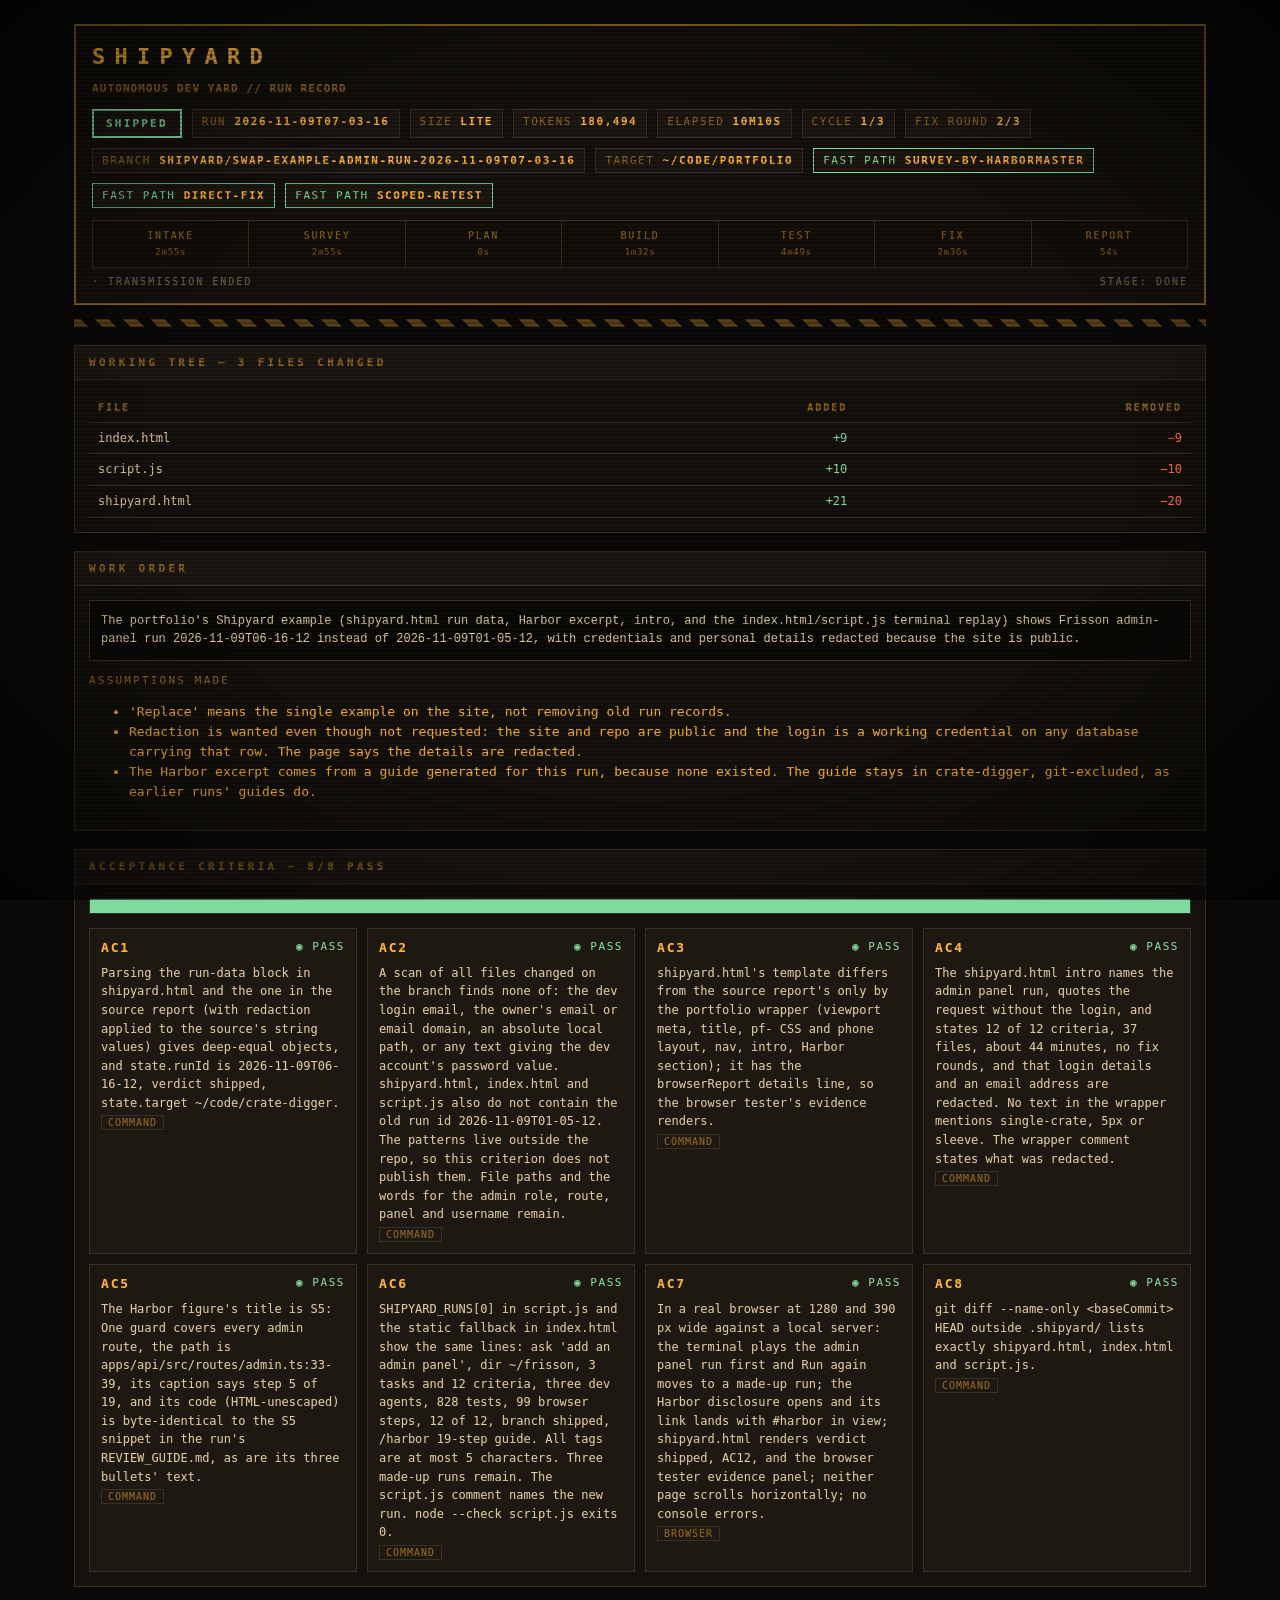
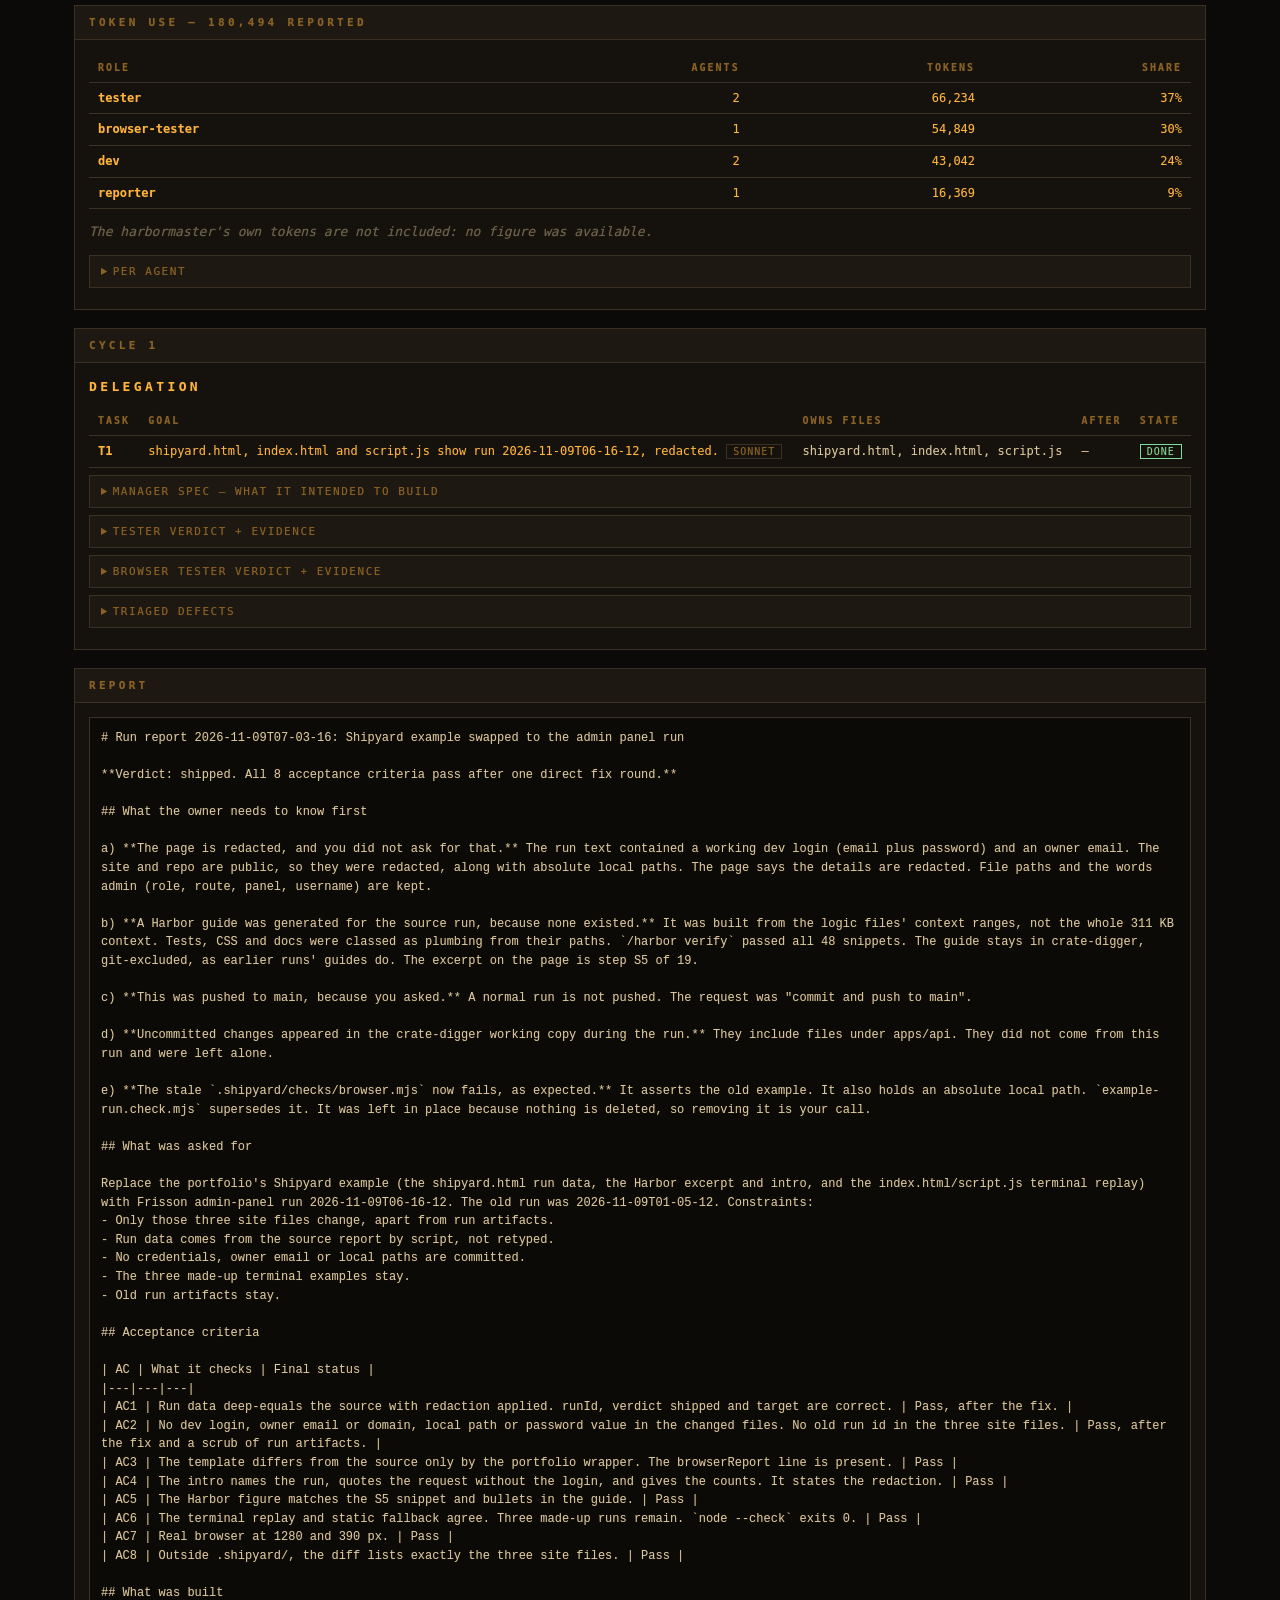
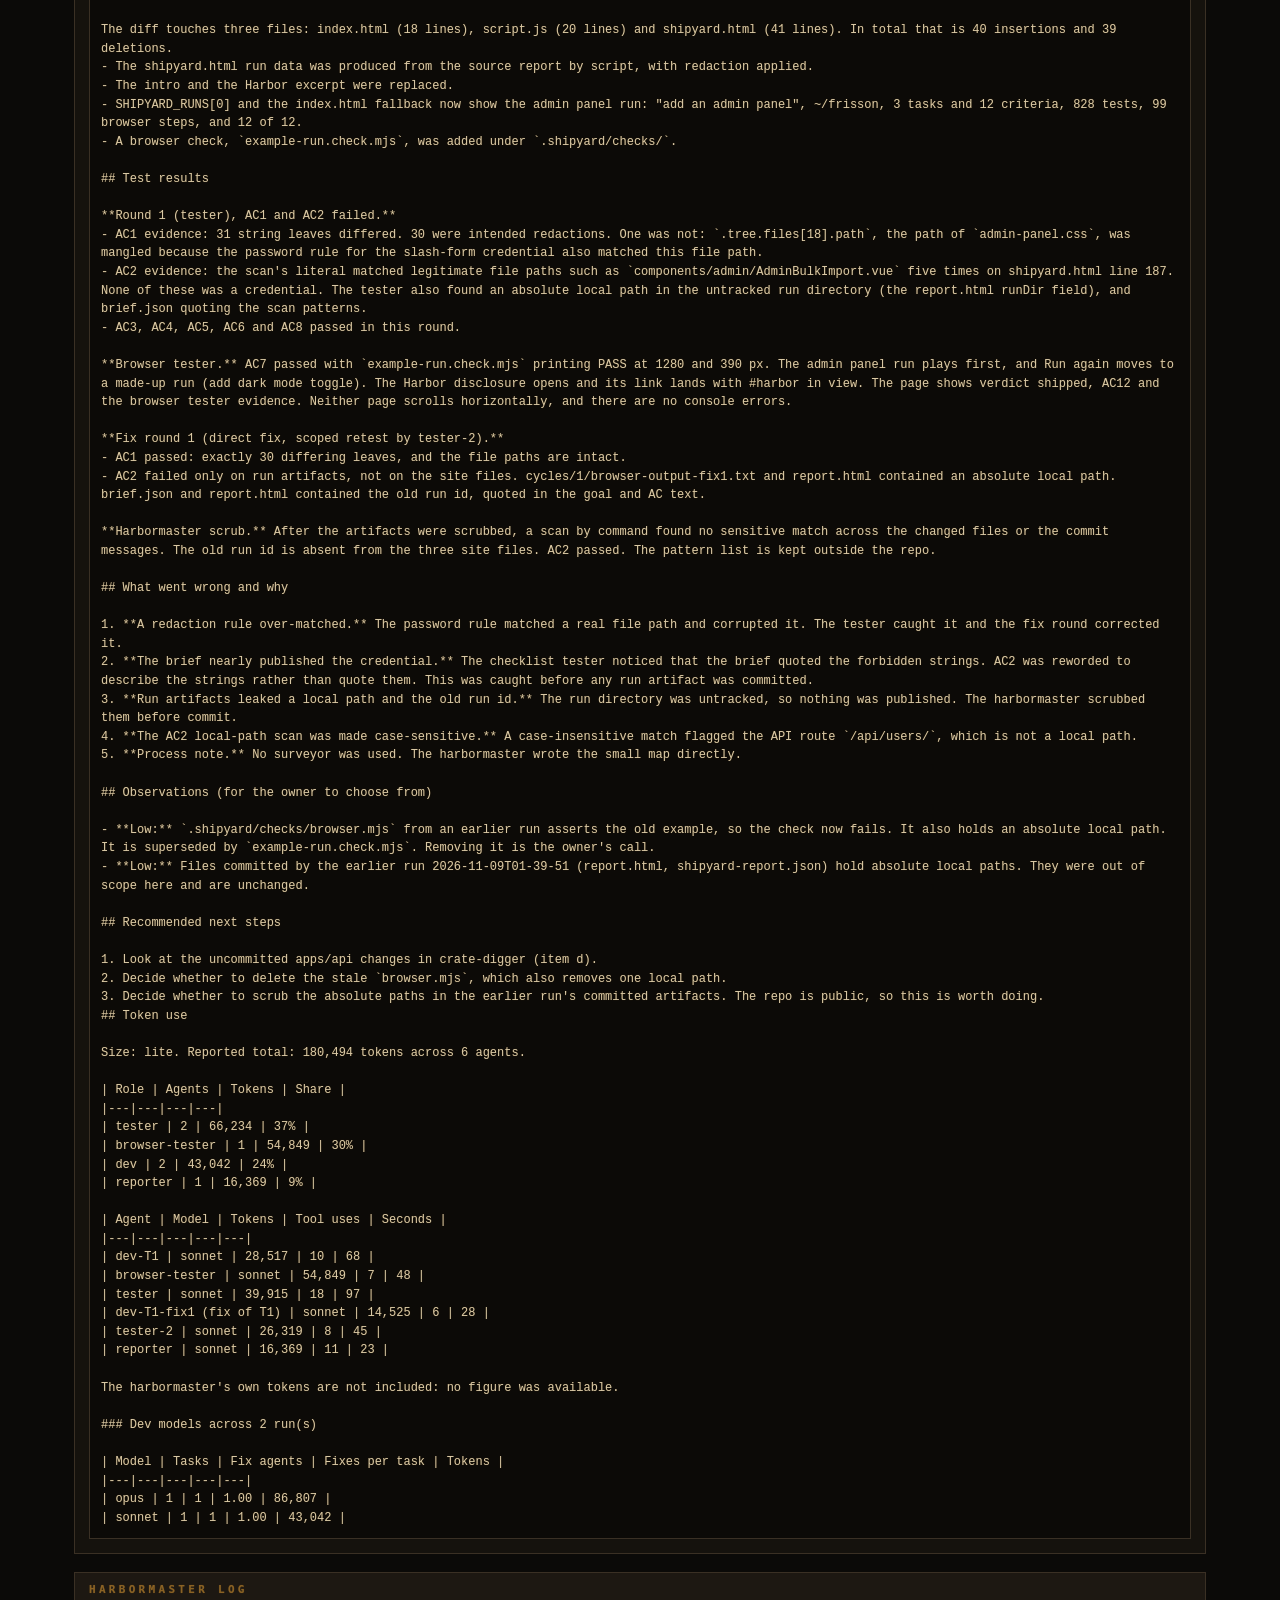
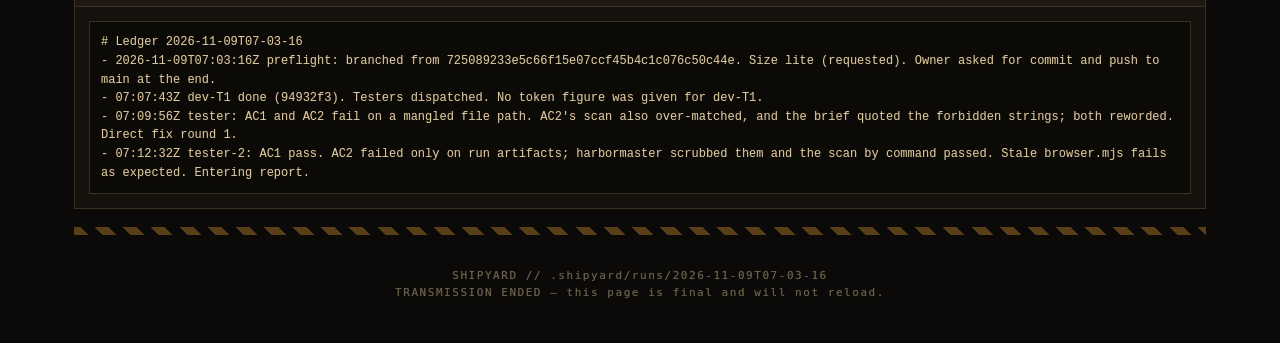
<file: .shipyard/runs/2026-11-09T07-03-16/report.html>
<!doctype html>
<html lang="en">
<head>
<meta charset="utf-8">

<title>SHIPYARD // 2026-11-09T07-03-16</title>
<style>
:root{
  --bg:#0b0a08; --panel:#15120d; --panel2:#1d1812;
  --amber:#ffb53d; --amber-dim:#8a6224; --amber-glow:rgba(255,181,61,.25);
  --green:#7ddba0; --red:#ff6b4a; --grey:#6b6354;
  --rule:#3a3024;
}
*{box-sizing:border-box}
html,body{margin:0;padding:0;background:var(--bg);}
body{
  font-family:"SF Mono",Menlo,Consolas,"DejaVu Sans Mono",monospace;
  color:var(--amber); font-size:13px; line-height:1.55;
  padding:24px; max-width:1180px; margin:0 auto;
  text-shadow:0 0 1px var(--amber-glow);
}
/* CRT scanlines */
body::before{
  content:""; position:fixed; inset:0; pointer-events:none; z-index:99;
  background:repeating-linear-gradient(180deg,rgba(0,0,0,0) 0 2px,rgba(0,0,0,.22) 2px 4px);
}
body::after{
  content:""; position:fixed; inset:0; pointer-events:none; z-index:98;
  background:radial-gradient(ellipse at center,rgba(0,0,0,0) 55%,rgba(0,0,0,.55) 100%);
}
a{color:var(--amber)}
.hazard{height:8px;background:repeating-linear-gradient(45deg,var(--amber-dim) 0 10px,#0b0a08 10px 20px);margin:14px 0;opacity:.6}
header{border:2px solid var(--amber-dim);background:var(--panel);padding:14px 16px;position:relative}
header h1{margin:0;font-size:22px;letter-spacing:.42em;font-weight:700}
header h1 small{letter-spacing:.1em;font-size:11px;color:var(--amber-dim);display:block;margin-top:6px}
.meta{display:flex;flex-wrap:wrap;gap:10px;margin-top:12px}
.chip{border:1px solid var(--rule);background:var(--panel2);padding:3px 9px;font-size:11px;letter-spacing:.14em;text-transform:uppercase;color:var(--amber-dim)}
.chip b{color:var(--amber);font-weight:600}
.verdict{border-width:2px;padding:4px 12px;font-weight:700;letter-spacing:.2em}
.v-shipped{border-color:var(--green);color:var(--green)}
.v-failed{border-color:var(--red);color:var(--red)}
.v-partial,.v-pending{border-color:var(--amber);color:var(--amber)}
section{border:1px solid var(--rule);background:var(--panel);margin:18px 0}
section>h2{
  margin:0;padding:8px 14px;font-size:11px;letter-spacing:.3em;text-transform:uppercase;
  background:var(--panel2);border-bottom:1px solid var(--rule);color:var(--amber-dim);
}
section>.body{padding:14px}
.grid{display:grid;grid-template-columns:repeat(auto-fill,minmax(230px,1fr));gap:10px}
.crit{border:1px solid var(--rule);padding:9px 11px;background:var(--panel2)}
.crit .id{font-weight:700;letter-spacing:.14em}
.crit .st{float:right;font-size:11px;letter-spacing:.14em}
.pass{color:var(--green)} .fail{color:var(--red)} .untested{color:var(--grey)}
.crit p{margin:6px 0 0;color:#d9c9a6;font-size:12px}
.bar{height:16px;border:1px solid var(--rule);background:#0c0a07;display:flex;margin-bottom:14px}
.bar i{display:block;height:100%}
.bar i.p{background:var(--green)} .bar i.f{background:var(--red)} .bar i.u{background:#2a2419}
table{width:100%;border-collapse:collapse;font-size:12px}
th,td{text-align:left;padding:6px 9px;border-bottom:1px solid var(--rule);vertical-align:top}
th{color:var(--amber-dim);font-size:10px;letter-spacing:.2em;text-transform:uppercase}
td.mono{color:#d9c9a6}
.tag{border:1px solid var(--rule);padding:1px 6px;font-size:10px;letter-spacing:.1em;text-transform:uppercase;color:var(--amber-dim)}
.t-done{border-color:var(--green);color:var(--green)}
.t-blocked{border-color:var(--red);color:var(--red)}
pre{background:#0c0a07;border:1px solid var(--rule);padding:11px;overflow:auto;white-space:pre-wrap;word-break:break-word;color:#d9c9a6;font-size:12px;margin:0}
details{border:1px solid var(--rule);background:var(--panel2);margin:7px 0}
details>summary{padding:7px 11px;cursor:pointer;letter-spacing:.14em;font-size:11px;text-transform:uppercase;color:var(--amber-dim)}
details[open]>summary{border-bottom:1px solid var(--rule);color:var(--amber)}
details .inner{padding:11px}
.cycle-head{display:flex;align-items:center;gap:12px;margin:0 0 10px}
.cycle-head h3{margin:0;font-size:13px;letter-spacing:.26em}
.empty{color:var(--grey);font-style:italic}
footer{color:var(--grey);font-size:11px;letter-spacing:.14em;text-align:center;padding:18px 0}
@media print{body::before,body::after{display:none}}

/* ── live telemetry ─────────────────────────────────────── */
@keyframes pulse{0%,100%{opacity:1}50%{opacity:.25}}
@keyframes sweep{0%{transform:translateX(-100%)}100%{transform:translateX(420%)}}
@keyframes flicker{0%,100%{opacity:1}97%{opacity:1}98%{opacity:.82}99%{opacity:1}}
header{animation:flicker 7s infinite}
.live{border-color:var(--green)!important;color:var(--green)!important}
.live .dot{display:inline-block;width:7px;height:7px;border-radius:50%;background:var(--green);margin-right:7px;animation:pulse 1.1s infinite;box-shadow:0 0 6px var(--green)}
.scan{position:relative;overflow:hidden;height:3px;background:#0c0a07;border:1px solid var(--rule);border-left:0;border-right:0;margin:0}
.scan i{position:absolute;top:0;left:0;height:100%;width:24%;background:linear-gradient(90deg,transparent,var(--amber),transparent);animation:sweep 2.4s linear infinite}
/* stage pipeline */
.pipe{display:flex;gap:0;margin:12px 0 2px;border:1px solid var(--rule);background:#0c0a07}
.pipe div{flex:1;text-align:center;padding:7px 2px;font-size:10px;letter-spacing:.18em;color:#3b3225;border-right:1px solid var(--rule);position:relative}
.pipe div:last-child{border-right:0}
.pipe div.done{color:var(--amber-dim);background:#140f09}
.pipe div.now{color:#0b0a08;background:var(--amber);font-weight:700;animation:pulse 1.6s infinite}
.tele{display:flex;justify-content:space-between;font-size:10px;letter-spacing:.2em;color:var(--grey);margin-top:6px}
.pipe div small{display:block;font-size:9px;letter-spacing:.08em;margin-top:2px;opacity:.85}
.nosignal{border-color:var(--red)!important;color:var(--red)!important;animation:pulse 1.6s infinite}
.fast{border-color:var(--green);color:var(--green)}
.crew{display:grid;grid-template-columns:repeat(auto-fill,minmax(250px,1fr));gap:10px}
.hand{border:1px solid var(--green);background:var(--panel2);padding:9px 11px}
.hand .role{font-size:10px;letter-spacing:.2em;text-transform:uppercase;color:var(--green)}
.hand .role .dot{display:inline-block;width:6px;height:6px;border-radius:50%;background:var(--green);margin-right:6px;animation:pulse 1.1s infinite}
.hand .who{font-weight:700;margin:4px 0 2px}
.hand .clock{float:right;color:#e8d5ad}
.hand.slow{border-color:var(--amber)}
td.num{text-align:right;white-space:nowrap}
.add{color:var(--green)} .del{color:var(--red)}
.wip{color:var(--green);animation:pulse 1.1s infinite}
</style>
</head>
<body>
<div id="app"></div>
<script id="run-data" type="application/json">{"state":{"runId":"2026-11-09T07-03-16","target":"~/code/portfolio","request":"replace the current portfolio shipyard run and harbor pilot example with run 2026-11-09T06-16-12; commit and push to main","branch":"shipyard/swap-example-admin-run-2026-11-09T07-03-16","size":"lite","budgetTokens":null,"stage":"done","cycle":1,"maxCycles":3,"fixRound":2,"maxFixRounds":3,"criteria":{"AC1":"pass","AC2":"pass","AC3":"pass","AC4":"pass","AC5":"pass","AC6":"pass","AC7":"pass","AC8":"pass"},"tasks":{"T1":"done"},"deaths":[],"verdict":"shipped","baseCommit":"725089233e5c66f15e07ccf45b4c1c076c50c44e","startedAt":"2026-11-09T07:03:16Z","endedAt":"2026-11-09T07:13:26Z","stageTimes":{"survey":{"start":"2026-11-09T07:03:16Z","end":"2026-11-09T07:06:11Z"},"intake":{"start":"2026-11-09T07:03:16Z","end":"2026-11-09T07:06:11Z"},"plan":{"start":"2026-11-09T07:06:11Z","end":"2026-11-09T07:06:11Z"},"build":{"start":"2026-11-09T07:06:11Z","end":"2026-11-09T07:07:43Z"},"test":{"start":"2026-11-09T07:07:43Z","end":"2026-11-09T07:12:32Z"},"fix":{"start":"2026-11-09T07:09:56Z","end":"2026-11-09T07:12:32Z"},"report":{"start":"2026-11-09T07:12:32Z","end":"2026-11-09T07:13:26Z"}},"active":[],"fastPaths":["survey-by-harbormaster","direct-fix","scoped-retest"],"usage":[{"agent":"dev-T1","role":"dev","model":"sonnet","tokens":28517,"toolUses":10,"durationMs":67677},{"agent":"browser-tester","role":"browser-tester","model":"sonnet","tokens":54849,"toolUses":7,"durationMs":48187},{"agent":"tester","role":"tester","model":"sonnet","tokens":39915,"toolUses":18,"durationMs":97280},{"agent":"dev-T1-fix1","role":"dev","model":"sonnet","tokens":14525,"toolUses":6,"durationMs":28308,"fixOf":"T1"},{"agent":"tester-2","role":"tester","model":"sonnet","tokens":26319,"toolUses":8,"durationMs":45285},{"agent":"reporter","role":"reporter","model":"sonnet","tokens":16369,"toolUses":11,"durationMs":22639}]},"brief":{"goal":"The portfolio's Shipyard example (shipyard.html run data, Harbor excerpt, intro, and the index.html/script.js terminal replay) shows Frisson admin-panel run 2026-11-09T06-16-12 instead of 2026-11-09T01-05-12, with credentials and personal details redacted because the site is public.","constraints":["Only shipyard.html, index.html and script.js change, apart from run artifacts under .shipyard/.","Run data comes from the source report's run-data block by script, never retyped; only the listed redactions differ.","The literal dev login, the owner's .env email and absolute local paths must not be committed anywhere in this repo, including run artifacts.","The three made-up terminal examples stay.","Old run artifacts under .shipyard/runs stay."],"assumptions":["'Replace' means the single example on the site, not removing old run records.","Redaction is wanted even though not requested: the site and repo are public and the login is a working credential on any database carrying that row. The page says the details are redacted.","The Harbor excerpt comes from a guide generated for this run, because none existed. The guide stays in crate-digger, git-excluded, as earlier runs' guides do."],"risks":["A missed credential variant in 114 KB of JSON text.","Over-redacting the word admin, which is also the feature name, role and route.","The page claiming facts that belong to the old run."],"acceptanceCriteria":[{"id":"AC1","statement":"Parsing the run-data block in shipyard.html and the one in the source report (with redaction applied to the source's string values) gives deep-equal objects, and state.runId is 2026-11-09T06-16-12, verdict shipped, state.target ~/code/crate-digger.","check":"command"},{"id":"AC2","statement":"A scan of all files changed on the branch finds none of: the dev login email, the owner's email or email domain, an absolute local path, or any text giving the dev account's password value. shipyard.html, index.html and script.js also do not contain the old run id 2026-11-09T01-05-12. The patterns live outside the repo, so this criterion does not publish them. File paths and the words for the admin role, route, panel and username remain.","check":"command"},{"id":"AC3","statement":"shipyard.html's template differs from the source report's only by the portfolio wrapper (viewport meta, title, pf- CSS and phone layout, nav, intro, Harbor section); it has the browserReport details line, so the browser tester's evidence renders.","check":"command"},{"id":"AC4","statement":"The shipyard.html intro names the admin panel run, quotes the request without the login, and states 12 of 12 criteria, 37 files, about 44 minutes, no fix rounds, and that login details and an email address are redacted. No text in the wrapper mentions single-crate, 5px or sleeve. The wrapper comment states what was redacted.","check":"command"},{"id":"AC5","statement":"The Harbor figure's title is S5: One guard covers every admin route, the path is apps/api/src/routes/admin.ts:33-39, its caption says step 5 of 19, and its code (HTML-unescaped) is byte-identical to the S5 snippet in the run's REVIEW_GUIDE.md, as are its three bullets' text.","check":"command"},{"id":"AC6","statement":"SHIPYARD_RUNS[0] in script.js and the static fallback in index.html show the same lines: ask 'add an admin panel', dir ~/frisson, 3 tasks and 12 criteria, three dev agents, 828 tests, 99 browser steps, 12 of 12, branch shipped, /harbor 19-step guide. All tags are at most 5 characters. Three made-up runs remain. The script.js comment names the new run. node --check script.js exits 0.","check":"command"},{"id":"AC7","statement":"In a real browser at 1280 and 390 px wide against a local server: the terminal plays the admin panel run first and Run again moves to a made-up run; the Harbor disclosure opens and its link lands with #harbor in view; shipyard.html renders verdict shipped, AC12, and the browser tester evidence panel; neither page scrolls horizontally; no console errors.","check":"browser"},{"id":"AC8","statement":"git diff --name-only \u003cbaseCommit> HEAD outside .shipyard/ lists exactly shipyard.html, index.html and script.js.","check":"command"}]},"map":{"commit":"725089233e5c66f15e07ccf45b4c1c076c50c44e","structure":{"kind":"static site, no build step","files":["index.html","script.js","style.css","shipyard.html"]},"tests":{"runner":"none","command":"node --check script.js","browser":"Playwright borrowed from ~/code/crate-digger/node_modules, as .shipyard/checks/browser.mjs does"},"relevant":{"shipyard.html":"report template plus portfolio wrapper: nav, pf-intro, section#harbor, run-data script block at line 187","script.js":"SHIPYARD_RUNS lines 63-105","index.html":"card copy line 154, fallback log lines 159-171"}},"ledger":"# Ledger 2026-11-09T07-03-16\n- 2026-11-09T07:03:16Z preflight: branched from 725089233e5c66f15e07ccf45b4c1c076c50c44e. Size lite (requested). Owner asked for commit and push to main at the end.\n- 07:07:43Z dev-T1 done (94932f3). Testers dispatched. No token figure was given for dev-T1.\n- 07:09:56Z tester: AC1 and AC2 fail on a mangled file path. AC2's scan also over-matched, and the brief quoted the forbidden strings; both reworded. Direct fix round 1.\n- 07:12:32Z tester-2: AC1 pass. AC2 failed only on run artifacts; harbormaster scrubbed them and the scan by command passed. Stale browser.mjs fails as expected. Entering report.\n","reportMd":"# Run report 2026-11-09T07-03-16: Shipyard example swapped to the admin panel run\n\n**Verdict: shipped. All 8 acceptance criteria pass after one direct fix round.**\n\n## What the owner needs to know first\n\na) **The page is redacted, and you did not ask for that.** The run text contained a working dev login (email plus password) and an owner email. The site and repo are public, so they were redacted, along with absolute local paths. The page says the details are redacted. File paths and the words admin (role, route, panel, username) are kept.\n\nb) **A Harbor guide was generated for the source run, because none existed.** It was built from the logic files' context ranges, not the whole 311 KB context. Tests, CSS and docs were classed as plumbing from their paths. `/harbor verify` passed all 48 snippets. The guide stays in crate-digger, git-excluded, as earlier runs' guides do. The excerpt on the page is step S5 of 19.\n\nc) **This was pushed to main, because you asked.** A normal run is not pushed. The request was \"commit and push to main\".\n\nd) **Uncommitted changes appeared in the crate-digger working copy during the run.** They include files under apps/api. They did not come from this run and were left alone.\n\ne) **The stale `.shipyard/checks/browser.mjs` now fails, as expected.** It asserts the old example. It also holds an absolute local path. `example-run.check.mjs` supersedes it. It was left in place because nothing is deleted, so removing it is your call.\n\n## What was asked for\n\nReplace the portfolio's Shipyard example (the shipyard.html run data, the Harbor excerpt and intro, and the index.html/script.js terminal replay) with Frisson admin-panel run 2026-11-09T06-16-12. The old run was 2026-11-09T01-05-12. Constraints:\n- Only those three site files change, apart from run artifacts.\n- Run data comes from the source report by script, not retyped.\n- No credentials, owner email or local paths are committed.\n- The three made-up terminal examples stay.\n- Old run artifacts stay.\n\n## Acceptance criteria\n\n| AC | What it checks | Final status |\n|---|---|---|\n| AC1 | Run data deep-equals the source with redaction applied. runId, verdict shipped and target are correct. | Pass, after the fix. |\n| AC2 | No dev login, owner email or domain, local path or password value in the changed files. No old run id in the three site files. | Pass, after the fix and a scrub of run artifacts. |\n| AC3 | The template differs from the source only by the portfolio wrapper. The browserReport line is present. | Pass |\n| AC4 | The intro names the run, quotes the request without the login, and gives the counts. It states the redaction. | Pass |\n| AC5 | The Harbor figure matches the S5 snippet and bullets in the guide. | Pass |\n| AC6 | The terminal replay and static fallback agree. Three made-up runs remain. `node --check` exits 0. | Pass |\n| AC7 | Real browser at 1280 and 390 px. | Pass |\n| AC8 | Outside .shipyard/, the diff lists exactly the three site files. | Pass |\n\n## What was built\n\nThe diff touches three files: index.html (18 lines), script.js (20 lines) and shipyard.html (41 lines). In total that is 40 insertions and 39 deletions.\n- The shipyard.html run data was produced from the source report by script, with redaction applied.\n- The intro and the Harbor excerpt were replaced.\n- SHIPYARD_RUNS[0] and the index.html fallback now show the admin panel run: \"add an admin panel\", ~/frisson, 3 tasks and 12 criteria, 828 tests, 99 browser steps, and 12 of 12.\n- A browser check, `example-run.check.mjs`, was added under `.shipyard/checks/`.\n\n## Test results\n\n**Round 1 (tester), AC1 and AC2 failed.**\n- AC1 evidence: 31 string leaves differed. 30 were intended redactions. One was not: `.tree.files[18].path`, the path of `admin-panel.css`, was mangled because the password rule for the slash-form credential also matched this file path.\n- AC2 evidence: the scan's literal matched legitimate file paths such as `components/admin/AdminBulkImport.vue` five times on shipyard.html line 187. None of these was a credential. The tester also found an absolute local path in the untracked run directory (the report.html runDir field), and brief.json quoting the scan patterns.\n- AC3, AC4, AC5, AC6 and AC8 passed in this round.\n\n**Browser tester.** AC7 passed with `example-run.check.mjs` printing PASS at 1280 and 390 px. The admin panel run plays first, and Run again moves to a made-up run (add dark mode toggle). The Harbor disclosure opens and its link lands with #harbor in view. The page shows verdict shipped, AC12 and the browser tester evidence. Neither page scrolls horizontally, and there are no console errors.\n\n**Fix round 1 (direct fix, scoped retest by tester-2).**\n- AC1 passed: exactly 30 differing leaves, and the file paths are intact.\n- AC2 failed only on run artifacts, not on the site files. cycles/1/browser-output-fix1.txt and report.html contained an absolute local path. brief.json and report.html contained the old run id, quoted in the goal and AC text.\n\n**Harbormaster scrub.** After the artifacts were scrubbed, a scan by command found no sensitive match across the changed files or the commit messages. The old run id is absent from the three site files. AC2 passed. The pattern list is kept outside the repo.\n\n## What went wrong and why\n\n1. **A redaction rule over-matched.** The password rule matched a real file path and corrupted it. The tester caught it and the fix round corrected it.\n2. **The brief nearly published the credential.** The checklist tester noticed that the brief quoted the forbidden strings. AC2 was reworded to describe the strings rather than quote them. This was caught before any run artifact was committed.\n3. **Run artifacts leaked a local path and the old run id.** The run directory was untracked, so nothing was published. The harbormaster scrubbed them before commit.\n4. **The AC2 local-path scan was made case-sensitive.** A case-insensitive match flagged the API route `/api/users/`, which is not a local path.\n5. **Process note.** No surveyor was used. The harbormaster wrote the small map directly.\n\n## Observations (for the owner to choose from)\n\n- **Low:** `.shipyard/checks/browser.mjs` from an earlier run asserts the old example, so the check now fails. It also holds an absolute local path. It is superseded by `example-run.check.mjs`. Removing it is the owner's call.\n- **Low:** Files committed by the earlier run 2026-11-09T01-39-51 (report.html, shipyard-report.json) hold absolute local paths. They were out of scope here and are unchanged.\n\n## Recommended next steps\n\n1. Look at the uncommitted apps/api changes in crate-digger (item d).\n2. Decide whether to delete the stale `browser.mjs`, which also removes one local path.\n3. Decide whether to scrub the absolute paths in the earlier run's committed artifacts. The repo is public, so this is worth doing.\n## Token use\n\nSize: lite. Reported total: 180,494 tokens across 6 agents.\n\n| Role | Agents | Tokens | Share |\n|---|---|---|---|\n| tester | 2 | 66,234 | 37% |\n| browser-tester | 1 | 54,849 | 30% |\n| dev | 2 | 43,042 | 24% |\n| reporter | 1 | 16,369 | 9% |\n\n| Agent | Model | Tokens | Tool uses | Seconds |\n|---|---|---|---|---|\n| dev-T1 | sonnet | 28,517 | 10 | 68 |\n| browser-tester | sonnet | 54,849 | 7 | 48 |\n| tester | sonnet | 39,915 | 18 | 97 |\n| dev-T1-fix1 (fix of T1) | sonnet | 14,525 | 6 | 28 |\n| tester-2 | sonnet | 26,319 | 8 | 45 |\n| reporter | sonnet | 16,369 | 11 | 23 |\n\nThe harbormaster's own tokens are not included: no figure was available.\n\n### Dev models across 2 run(s)\n\n| Model | Tasks | Fix agents | Fixes per task | Tokens |\n|---|---|---|---|---|\n| opus | 1 | 1 | 1.00 | 86,807 |\n| sonnet | 1 | 1 | 1.00 | 43,042 |\n","cycles":[{"n":"1","spec":"# Swap the portfolio's example run\n\nReplace the Frisson single-crate example with the admin panel run (2026-11-09T06-16-12). Run data is copied from the source report by script with a fixed list of redactions, because the site is public and the run text contains a working dev login. The Harbor excerpt is S5 of a guide generated for this run. Wrapper copy and the terminal replay are rewritten from the run's own report.\n\nOne task: the three files are coupled by the same facts and share one owner.\n","plan":{"summary":"One dev swaps the run data with a redaction script, ports the template line, and rewrites the intro, Harbor excerpt and terminal replay.","tasks":[{"id":"T1","goal":"shipyard.html, index.html and script.js show run 2026-11-09T06-16-12, redacted.","description":"Inject redacted run data, port the template line, rewrite wrapper copy, Harbor excerpt and terminal replay.","ownsFiles":["shipyard.html","index.html","script.js"],"dependsOn":[],"criteriaIds":["AC1","AC2","AC3","AC4","AC5","AC6","AC7","AC8"],"model":"sonnet"}]},"testReport":{"criteria":{"AC1":{"verdict":"fail","evidence":"Structural walk of source vs page run-data: 31 differing string leaves. 30 are redactions (local path to ~, dev email to [dev admin email], password to [redacted], owner email/domain). One is NOT: .tree.files[18].path 'apps/web/src/components/admin/admin-panel.css' became 'apps/web/src/components/[mangled]-panel.css' ([slash-form credential] over-redaction corrupts a real file path). runId 2026-11-09T06-16-12, verdict shipped, target ~/code/crate-digger OK."},"AC2":{"verdict":"fail","evidence":"Literal case-insensitive scan: [local-path pattern] 0, dev email regex 0, owner regex 0, old runId 0 in all three files and the commit message. But the [slash-form credential] literal matches shipyard.html line 187 five times, in file paths like components/admin/AdminBulkImport.vue (false positives, not credentials). Adversarial read of 101 password/login-near-admin hits and all quoted admin: none reveals the password value or dev email; they are username, role, route. Untracked run dir (brief.json, report.html) contains the pattern text itself, and report.html has an absolute local runDir path."},"AC3":{"verdict":"pass","evidence":"diff of both templates with run-data masked shows only viewport meta, title, pf- CSS and phone media query, nav, intro, Harbor section. browserReport details line present in both."},"AC4":{"verdict":"pass","evidence":"Intro names admin panel run, quotes request ending at 'verified tag!)' with no login, states 12 of 12, 37 files, about 44 minutes, no fix rounds, login details and email redacted. Wrapper comment states redaction. Only 5px hit is pre-existing CSS padding:5px 10px (present at base), not text."},"AC5":{"verdict":"pass","evidence":"Script: title S5: One guard covers every admin route, path admin.ts:33-39, caption step 5 of 19 (guide has 19 steps), unescaped code === guide S5 snippet, 3 bullets equal."},"AC6":{"verdict":"pass","evidence":"Diffed script.js and index.html: ask, ~/frisson, 3 tasks 12 criteria, 3 dev agents, 828 tests, 99 steps, 12 of 12, branch shipped, 19-step guide match. Tags plan/build/test/ship/pilot/fix all \u003c=5. Three made-up runs remain. Comment names 06-16-12. node --check exit 0."},"AC8":{"verdict":"pass","evidence":"git diff --name-only 725089233e5c... HEAD lists exactly index.html, script.js, shipyard.html."}},"observations":[{"what":"Redaction rule [slash-form credential] is case-sensitive in the build but AC2 scan is case-insensitive; fix by not matching paths (or amend the AC wording).","severity":"medium"},{"what":"Untracked run dir report.html contains an absolute [local-path pattern] runDir path and brief.json quotes the scan patterns; constraint says no local paths in committed run artifacts.","severity":"medium"}]},"browserReport":{"criteria":{"AC7":{"verdict":"pass","evidence":"example-run.check.mjs printed PASS AC7 at 1280 and 390: admin panel run first, [pilot] reached, #sim-dir ~/frisson, Run again -> add dark mode toggle, harbor closed then opens, link lands on shipyard.html#harbor in view, shipped/AC12/run id/Browser tester verdict present, no hscroll on either page, no console errors; 390px harbor code blocks within 34-356px of 390."}},"observations":[]},"defects":{"round":1,"defects":[{"criterion":"AC1","summary":"The password rule for the [slash-form credential] form also matched the file path components/admin/admin-panel.css, mangling a path in tree.files.","owner":"T1","file":"shipyard.html","attempts":[]},{"criterion":"AC2","summary":"Same mangled path. The scan's literal also matched legitimate paths, so the criterion was reworded; no credential was found.","owner":"T1","file":"shipyard.html","attempts":[]}]},"tasks":[{"id":"T1","status":"done","commit":"94932f3","summary":"Run data swapped by script with redactions, template line ported, wrapper copy, Harbor excerpt and terminal replay rewritten."}]}],"agents":[],"runDir":".shipyard/runs/2026-11-09T07-03-16","live":false,"stages":["intake","survey","plan","build","test","fix","report","done"],"tree":{"files":[{"path":"index.html","add":9,"del":9,"wip":false},{"path":"script.js","add":10,"del":10,"wip":false},{"path":"shipyard.html","add":21,"del":20,"wip":false}],"total":3},"stateMtime":1794208426334.5867,"renderedAt":1794208426546}</script>
<script>
const D = JSON.parse(document.getElementById('run-data').textContent);
const esc = s => String(s ?? '').replace(/[&<>"]/g, c => ({'&':'&amp;','<':'&lt;','>':'&gt;','"':'&quot;'}[c]));
const el = (h) => { const d = document.createElement('div'); d.innerHTML = h.trim(); return d.firstElementChild; };

const st = D.state || {};
const verdict = (st.verdict || 'pending').toLowerCase();
const crit = st.criteria || {};
const critKeys = Object.keys(crit);
const statements = {};
const checks = {};
(D.brief?.acceptanceCriteria || []).forEach(c => { statements[c.id] = c.statement; checks[c.id] = c.check; });
const keys = critKeys.length ? critKeys : Object.keys(statements);
const counts = { pass: 0, fail: 0, untested: 0 };
keys.forEach(k => { counts[(crit[k] || 'untested')] = (counts[(crit[k] || 'untested')] || 0) + 1; });
const total = keys.length || 1;

const parts = [];

const nowIdx = D.stages.indexOf(st.stage);
const T = s => { const t = Date.parse(s); return Number.isFinite(t) ? t : null; };
const dur = ms => {
  if (ms == null || ms < 0) return '';
  const s = Math.floor(ms / 1000), h = Math.floor(s / 3600), m = Math.floor(s % 3600 / 60), r = s % 60;
  return h ? `${h}h${String(m).padStart(2, '0')}m` : m ? `${m}m${String(r).padStart(2, '0')}s` : `${r}s`;
};
// Elements carrying data-since tick every second, so the page looks alive
// between renders even while one long agent is working.
const since = (iso, end) => {
  const a = T(iso); if (a == null) return '—';
  const b = T(end);
  return b != null ? dur(b - a) : `<span data-since="${a}">${dur(Date.now() - a)}</span>`;
};
const times = st.stageTimes || {};
const pipeline = D.stages.filter(s => s !== 'done').map((s, i) => {
  const cls = D.live && i === nowIdx ? 'now' : (nowIdx > i || !D.live ? 'done' : '');
  const t = times[s];
  const clock = t?.start ? `<small>${since(t.start, (D.live && i === nowIdx) ? null : (t.end || null))}</small>` : '';
  return `<div class="${cls}">${s.toUpperCase()}${clock}</div>`;
}).join('');
const quietMs = D.stateMtime ? Date.now() - D.stateMtime : 0;
const active = Array.isArray(st.active) ? st.active : [];
const usage = Array.isArray(st.usage) ? st.usage : [];
const tokenTotal = usage.reduce((sum, u) => sum + (u.tokens ?? 0), 0);

parts.push(`
<header>
  <h1>SHIPYARD<small>AUTONOMOUS DEV YARD // ${D.live ? 'YARD ACTIVE' : 'RUN RECORD'}</small></h1>
  <div class="meta">
    ${D.live
      ? '<span class="chip verdict live"><span class="dot"></span>WORKING</span>'
      : `<span class="chip verdict v-${esc(verdict)}">${esc(verdict)}</span>`}
    <span class="chip">RUN <b>${esc(st.runId || '—')}</b></span>
    ${st.size ? `<span class="chip">SIZE <b>${esc(st.size)}</b></span>` : ''}
    ${usage.length ? `<span class="chip">TOKENS <b>${tokenTotal.toLocaleString('en-US')}</b></span>` : ''}
    ${st.startedAt ? `<span class="chip">ELAPSED <b>${since(st.startedAt, D.live ? null : st.endedAt)}</b></span>` : ''}
    ${D.live && active.length ? `<span class="chip live">CREW <b>${active.length}</b></span>` : ''}
    ${D.live ? `<span class="chip nosignal" id="nosignal" data-mtime="${D.stateMtime}" style="display:none">NO SIGNAL <b></b></span>` : ''}
    <span class="chip">CYCLE <b>${esc(st.cycle || '?')}/${esc(st.maxCycles || 3)}</b></span>
    ${st.fixRound ? `<span class="chip">FIX ROUND <b>${esc(st.fixRound)}/${esc(st.maxFixRounds || 3)}</b></span>` : ''}
    <span class="chip">BRANCH <b>${esc(st.branch || '—')}</b></span>
    <span class="chip">TARGET <b>${esc(st.target || '—')}</b></span>
    ${(st.fastPaths || []).map(f => `<span class="chip fast">FAST PATH <b>${esc(f)}</b></span>`).join('')}
  </div>
  <div class="pipe">${pipeline}</div>
  <div class="tele">
    <span>${D.live ? '◉ TELEMETRY LIVE — REFRESHING EVERY 4s' : '· TRANSMISSION ENDED'}</span>
    <span>STAGE: ${esc((st.stage || 'unknown').toUpperCase())}</span>
  </div>
</header>
${D.live ? '<div class="scan"><i></i></div>' : ''}
<div class="hazard"></div>`);

if (D.live && active.length) {
  parts.push(`<section><h2>Crew on deck — ${active.length} working</h2><div class="body"><div class="crew">
    ${active.map(a => {
      const t = T(a.since);
      const slow = t != null && Date.now() - t > 15 * 60 * 1000;
      return `<div class="hand${slow ? ' slow' : ''}"><div class="role"><span class="dot"></span>${esc(a.role || 'agent')}<span class="clock">${since(a.since)}</span></div>
        <div class="who">${esc(a.id || '?')}</div>
        ${a.task ? `<div class="sub" style="color:var(--grey);font-size:11px">${esc(a.task)}</div>` : ''}</div>`;
    }).join('')}
  </div></div></section>`);
}

if (D.tree && D.tree.total) {
  const wip = D.tree.files.filter(f => f.wip).length;
  const rows = D.tree.files.map(f => `<tr>
      <td class="mono">${f.wip ? '<span class="wip">●</span> ' : ''}${esc(f.path)}</td>
      <td class="num">${f.add == null ? (f.isNew ? '<span class="add">new</span>' : '') : f.add ? '<span class="add">+' + f.add + '</span>' : ''}</td>
      <td class="num">${f.del ? '<span class="del">−' + f.del + '</span>' : ''}</td></tr>`).join('');
  parts.push(`<section><h2>Working tree — ${D.tree.total} file${D.tree.total === 1 ? '' : 's'} changed${wip ? ', ' + wip + ' uncommitted' : ''}</h2><div class="body">
    <table><thead><tr><th>File ${wip ? '(● = being written)' : ''}</th><th style="text-align:right">Added</th><th style="text-align:right">Removed</th></tr></thead><tbody>${rows}</tbody></table>
    ${D.tree.total > D.tree.files.length ? '<p class="empty">Showing the first ' + D.tree.files.length + '.</p>' : ''}
  </div></section>`);
}

if (st.request || D.brief?.goal) {
  parts.push(`<section><h2>Work order</h2><div class="body">
    <pre>${esc(D.brief?.goal || st.request)}</pre>
    ${(D.brief?.assumptions || []).length ? '<p style="margin:11px 0 4px;color:var(--amber-dim);font-size:11px;letter-spacing:.2em">ASSUMPTIONS MADE</p><ul>' + D.brief.assumptions.map(a => '<li>' + esc(a) + '</li>').join('') + '</ul>' : ''}
  </div></section>`);
}

// Acceptance criteria
const bar = `<div class="bar">
  <i class="p" style="width:${counts.pass / total * 100}%"></i>
  <i class="f" style="width:${counts.fail / total * 100}%"></i>
  <i class="u" style="width:${counts.untested / total * 100}%"></i>
</div>`;
const cards = keys.length ? keys.map(k => {
  const s = crit[k] || 'untested';
  return `<div class="crit"><span class="id">${esc(k)}</span><span class="st ${esc(s)}">${s === 'pass' ? '◉ PASS' : s === 'fail' ? '✗ FAIL' : '· UNTESTED'}</span>
    <p>${esc(statements[k] || '')}</p>${checks[k] ? `<span class="tag">${esc(checks[k])}</span>` : ''}</div>`;
}).join('') : '<p class="empty">No acceptance criteria recorded — intake did not complete.</p>';
parts.push(`<section><h2>Acceptance criteria — ${counts.pass}/${keys.length || 0} pass</h2><div class="body">${keys.length ? bar : ''}<div class="grid">${cards}</div></div></section>`);

// Token use. The figures come straight from state.json's usage list.
if (usage.length) {
  const byRole = {};
  usage.forEach(u => {
    const r = byRole[u.role] || (byRole[u.role] = { agents: 0, tokens: 0 });
    r.agents++;
    r.tokens += u.tokens ?? 0;
  });
  const fmt = n => Number(n).toLocaleString('en-US');
  const roleRows = Object.entries(byRole).sort((a, b) => b[1].tokens - a[1].tokens).map(([role, r]) =>
    `<tr><td><b>${esc(role)}</b></td><td class="num">${r.agents}</td><td class="num">${fmt(r.tokens)}</td><td class="num">${tokenTotal ? Math.round(r.tokens / tokenTotal * 100) : 0}%</td></tr>`).join('');
  const agentRows = usage.map(u =>
    `<tr><td class="mono">${esc(u.agent)}${u.fixOf ? ' (fix of ' + esc(u.fixOf) + ')' : ''}</td><td>${esc(u.role)}</td><td>${esc(u.model || '—')}</td><td class="num">${u.tokens == null ? 'unavailable' : fmt(u.tokens)}</td><td class="num">${u.toolUses ?? '—'}</td></tr>`).join('');
  const unknown = usage.filter(u => u.tokens == null).length;
  const hasHarbormaster = usage.some(u => u.role === 'harbormaster');
  parts.push(`<section><h2>Token use — ${fmt(tokenTotal)} reported</h2><div class="body">
    <table><thead><tr><th>Role</th><th style="text-align:right">Agents</th><th style="text-align:right">Tokens</th><th style="text-align:right">Share</th></tr></thead><tbody>${roleRows}</tbody></table>
    ${hasHarbormaster ? '' : "<p class=\"empty\">The harbormaster's own tokens are not included: no figure was available.</p>"}
    ${unknown ? '<p class="empty">' + unknown + ' agent(s) reported no figure and count as 0, so the real total is higher.</p>' : ''}
    <details><summary>Per agent</summary><div class="inner"><table><thead><tr><th>Agent</th><th>Role</th><th>Model</th><th style="text-align:right">Tokens</th><th style="text-align:right">Tool uses</th></tr></thead><tbody>${agentRows}</tbody></table></div></details>
  </div></section>`);
}

// Cycles
(D.cycles || []).forEach(c => {
  const tasks = (c.plan?.tasks || []);
  const taskState = st.tasks || {};
  const rows = tasks.length ? tasks.map(t => {
    const s = taskState[t.id] || 'todo';
    return `<tr><td><b>${esc(t.id)}</b></td><td>${esc(t.goal)}${t.model ? ` <span class="tag">${esc(t.model)}</span>` : ''}</td>
      <td class="mono">${esc((t.ownsFiles || []).join(', '))}</td>
      <td class="mono">${esc((t.dependsOn || []).join(', ') || '—')}</td>
      <td><span class="tag t-${esc(s)}">${esc(s)}</span></td></tr>`;
  }).join('') : '<tr><td colspan="5" class="empty">No plan produced for this cycle.</td></tr>';

  parts.push(`<section><h2>Cycle ${esc(c.n)}</h2><div class="body">
    <div class="cycle-head"><h3>DELEGATION</h3></div>
    <table><thead><tr><th>Task</th><th>Goal</th><th>Owns files</th><th>After</th><th>State</th></tr></thead><tbody>${rows}</tbody></table>
    ${c.spec ? '<details><summary>Manager spec — what it intended to build</summary><div class="inner"><pre>' + esc(c.spec) + '</pre></div></details>' : ''}
    ${c.testReport ? '<details><summary>Tester verdict + evidence</summary><div class="inner"><pre>' + esc(JSON.stringify(c.testReport, null, 2)) + '</pre></div></details>' : ''}
    ${c.browserReport ? '<details><summary>Browser tester verdict + evidence</summary><div class="inner"><pre>' + esc(JSON.stringify(c.browserReport, null, 2)) + '</pre></div></details>' : ''}
    ${c.defects ? '<details><summary>Triaged defects</summary><div class="inner"><pre>' + esc(JSON.stringify(c.defects, null, 2)) + '</pre></div></details>' : ''}
  </div></section>`);
});

// Deaths
if ((st.deaths || []).length) {
  parts.push(`<section><h2>Agent losses — ${st.deaths.length}</h2><div class="body"><table>
    <thead><tr><th>Agent</th><th>Reason</th><th>Detail</th></tr></thead><tbody>
    ${st.deaths.map(d => `<tr><td><b>${esc(d.agentId || d.agent || '?')}</b></td><td class="fail">${esc(d.reason)}</td><td class="mono">${esc(d.detail)}</td></tr>`).join('')}
    </tbody></table></div></section>`);
}

if (D.reportMd) {
  parts.push(`<section><h2>Report</h2><div class="body"><pre>${esc(D.reportMd)}</pre></div></section>`);
}

if ((D.agents || []).length) {
  parts.push(`<section><h2>Crew logs — ${D.agents.length} agents</h2><div class="body">
    ${D.agents.map(a => '<details><summary>' + esc(a.id) + '</summary><div class="inner"><pre>' + esc(a.body) + '</pre></div></details>').join('')}
  </div></section>`);
}

if (D.ledger) {
  parts.push(`<section><h2>Harbormaster log</h2><div class="body"><pre>${esc(D.ledger)}</pre></div></section>`);
}

parts.push(`<div class="hazard"></div><footer>
  SHIPYARD // ${esc(D.runDir)}<br>
  ${D.live
    ? 'YARD ACTIVE — this page reloads itself. Leave the tab open.'
    : 'TRANSMISSION ENDED — this page is final and will not reload.'}
</footer>`);
document.getElementById('app').innerHTML = parts.join('');

// Tick the clocks between reloads, and raise NO SIGNAL if the harbormaster
// has not written state.json for a long time while the run claims to be live.
(function tick(){
  const fmt = ms => {
    const s = Math.max(0, Math.floor(ms / 1000)), h = Math.floor(s / 3600), m = Math.floor(s % 3600 / 60), r = s % 60;
    return h ? h + 'h' + String(m).padStart(2, '0') + 'm' : m ? m + 'm' + String(r).padStart(2, '0') + 's' : r + 's';
  };
  const QUIET = 20 * 60 * 1000;
  function step(){
    document.querySelectorAll('[data-since]').forEach(n => { n.textContent = fmt(Date.now() - +n.dataset.since); });
    const ns = document.getElementById('nosignal');
    if (ns && +ns.dataset.mtime) {
      const q = Date.now() - +ns.dataset.mtime;
      ns.style.display = q > QUIET ? '' : 'none';
      ns.querySelector('b').textContent = fmt(q);
    }
  }
  step(); setInterval(step, 1000);
})();

// A meta-refresh is a full reload, which would slam every <details> shut and
// jump you back to the top mid-read. Persist what the reader opened and where
// they were, keyed by run so two tabs do not fight. sessionStorage, not local:
// this is view state, and it should die with the tab.
(function preserveReadingState(){
  const KEY = 'shipyard:' + (D.state?.runId || 'run');
  let saved = {};
  try { saved = JSON.parse(sessionStorage.getItem(KEY) || '{}') } catch {}

  const summaries = () => [...document.querySelectorAll('details')];

  summaries().forEach(d => {
    const label = d.querySelector('summary')?.textContent?.trim();
    if (label && saved.open && saved.open.includes(label)) d.open = true;
    d.addEventListener('toggle', save);
  });

  if (typeof saved.scroll === 'number') window.scrollTo(0, saved.scroll);

  function save(){
    const open = summaries().filter(d => d.open)
      .map(d => d.querySelector('summary')?.textContent?.trim())
      .filter(Boolean);
    try { sessionStorage.setItem(KEY, JSON.stringify({ open, scroll: window.scrollY })) } catch {}
  }

  let t;
  window.addEventListener('scroll', () => { clearTimeout(t); t = setTimeout(save, 150) }, { passive: true });
  window.addEventListener('beforeunload', save);
})();
</script>
</body>
</html>
</file>
<file: style.css>
/* ── Palette: change these to re-skin the whole site ───────────── */
:root {
  --bg: #07090c;
  --panel: #0c1016;
  --line: #1c2733;
  --text: #d9d3c3;      /* warm cream */
  --dim: #7b8794;
  --cyan: #5ff3ff;
  --amber: #ffb347;
  --red: #ff5a3c;
  --green: #9be564;
  --mono: "IBM Plex Mono", ui-monospace, Menlo, monospace;
  --display: "Chakra Petch", "IBM Plex Mono", sans-serif;
}

* { box-sizing: border-box; margin: 0; padding: 0; }
html { scroll-behavior: smooth; }
body {
  background: var(--bg);
  color: var(--text);
  font: 15px/1.65 var(--mono);
  overflow-x: hidden;
}
a { color: inherit; }
::selection { background: var(--cyan); color: var(--bg); }

/* CRT scanlines + vignette, very subtle */
.crt {
  position: fixed; inset: 0; pointer-events: none; z-index: 50;
  background:
    repeating-linear-gradient(to bottom, rgba(255,255,255,.025) 0 1px, transparent 1px 3px),
    radial-gradient(ellipse at center, transparent 55%, rgba(0,0,0,.55) 100%);
}

/* ── Top bar ─────────────────────────────────────────────────── */
.sysbar {
  position: fixed; top: 0; left: 0; right: 0; z-index: 40;
  display: flex; align-items: center; gap: 24px;
  padding: 10px 24px;
  font-size: 12px; letter-spacing: .12em; text-transform: uppercase;
  background: rgba(7,9,12,.75);
  backdrop-filter: blur(6px);
  border-bottom: 1px solid var(--line);
}
.sysbar__logo { font-family: var(--display); font-weight: 700; color: var(--cyan); }
.sysbar nav { display: flex; gap: 20px; margin-left: auto; }
.sysbar nav a { text-decoration: none; color: var(--dim); transition: color .2s; }
.sysbar nav a:hover { color: var(--cyan); }
.sysbar__clock { color: var(--amber); font-variant-numeric: tabular-nums; }

/* ── Hero ────────────────────────────────────────────────────── */
.hero {
  position: relative;
  min-height: 100svh;
  display: flex; flex-direction: column; align-items: center; justify-content: center;
  padding: 72px 16px 40px;
  overflow: hidden;
}

/* floating name */
.name {
  position: relative; z-index: 2;
  font-family: var(--display); font-weight: 700;
  font-size: clamp(44px, 9vw, 112px);
  letter-spacing: .28em; margin-right: -.28em;   /* keep it visually centred */
  line-height: 1;
  margin-bottom: clamp(8px, 2vh, 20px);
  color: var(--text);
  user-select: none;
}
.name span {
  display: inline-block;
  text-shadow: 0 0 18px rgba(95,243,255,.55), 3px 3px 0 rgba(255,90,60,.55);
  animation: float 4.5s ease-in-out infinite, flicker-in .9s steps(6) both;
}
.name span:nth-child(2) { animation-delay: -.6s, .08s; }
.name span:nth-child(3) { animation-delay: -1.2s, .16s; }
.name span:nth-child(4) { animation-delay: -1.8s, .24s; }
.name span:nth-child(5) { animation-delay: -2.4s, .32s; }
.name span:nth-child(6) { animation-delay: -3.0s, .40s; }
@keyframes float {
  0%, 100% { transform: translateY(-6px); }
  50%      { transform: translateY(8px); }
}
@keyframes flicker-in {
  0% { opacity: 0; } 30% { opacity: .8; } 45% { opacity: .1; } 100% { opacity: 1; }
}

/* ASCII portrait — two stacked layers: dim base + bright layer revealed by the cursor */
.face {
  position: relative; z-index: 1;
  --mx: 50%; --my: 40%;
}
.face pre {
  font-family: var(--mono);
  font-size: var(--fs, 6px);
  line-height: 1.1;
  letter-spacing: 0;
  white-space: pre;
  user-select: none;
}
.face__base {
  color: #3f8f99;
  background: linear-gradient(180deg, #8ff4ff 0%, #5fd6e4 60%, #e0a050 100%);
  -webkit-background-clip: text; background-clip: text;
  -webkit-text-fill-color: transparent;
  filter: drop-shadow(0 0 6px rgba(95,243,255,.25));
}
.face__lit {
  position: absolute; inset: 0;
  color: #eafcff;
  text-shadow: 0 0 6px rgba(95,243,255,.9);
  -webkit-mask-image: radial-gradient(circle 160px at var(--mx) var(--my), #000 0%, transparent 100%);
          mask-image: radial-gradient(circle 160px at var(--mx) var(--my), #000 0%, transparent 100%);
}
.face.is-booting pre { clip-path: inset(0 0 100% 0); }
.face pre { clip-path: inset(0 0 0 0); transition: clip-path 1.8s steps(40); }
.face__scan {
  position: absolute; left: -4%; right: -4%; height: 2px; top: 0;
  background: var(--cyan);
  box-shadow: 0 0 12px 2px var(--cyan);
  opacity: 0;
  animation: scan 7s linear 2s infinite;
}
@keyframes scan {
  0%   { top: 0;    opacity: 0; }
  5%   { opacity: .5; }
  45%  { opacity: .5; }
  50%  { top: 100%; opacity: 0; }
  100% { top: 100%; opacity: 0; }
}

.hero__tag {
  position: relative; z-index: 2;
  margin-top: 18px;
  font-size: 13px; letter-spacing: .2em; text-transform: uppercase;
  color: var(--amber);
}
.blink { animation: blink 1s steps(1) infinite; color: var(--cyan); }
@keyframes blink { 50% { opacity: 0; } }

.scroll-cue {
  position: absolute; bottom: 22px; z-index: 2;
  font-size: 11px; letter-spacing: .3em; text-transform: uppercase;
  color: var(--dim); text-decoration: none;
  animation: float 3s ease-in-out infinite;
}

/* Tron floor */
.grid-floor {
  position: absolute; left: -50%; right: -50%; bottom: -10%; height: 45%;
  background:
    repeating-linear-gradient(90deg, rgba(95,243,255,.22) 0 1px, transparent 1px 60px),
    repeating-linear-gradient(0deg,  rgba(95,243,255,.22) 0 1px, transparent 1px 60px);
  transform: perspective(380px) rotateX(62deg);
  transform-origin: top;
  -webkit-mask-image: linear-gradient(to bottom, transparent, #000 40%);
          mask-image: linear-gradient(to bottom, transparent, #000 40%);
  animation: floor 6s linear infinite;
  opacity: .5;
}
@keyframes floor { to { background-position: 0 60px, 0 60px; } }

/* ── Sections ────────────────────────────────────────────────── */
main { max-width: 1040px; margin: 0 auto; padding: 0 16px; }
.section { padding: 96px 0 24px; }
.label {
  display: flex; align-items: center; gap: 12px;
  font-family: var(--display); font-size: 13px; letter-spacing: .3em; text-transform: uppercase;
  color: var(--dim); margin-bottom: 24px;
}
.label span { color: var(--cyan); }
.label::after { content: ""; flex: 1; height: 1px; background: var(--line); }

/* Retro OS window */
.window, .project {
  background: var(--panel);
  border: 1px solid var(--line);
  margin-bottom: 20px;
  position: relative;
}
.window::before, .project::before {   /* corner brackets */
  content: ""; position: absolute; inset: -1px; pointer-events: none;
  background:
    linear-gradient(var(--cyan), var(--cyan)) top left / 14px 2px,
    linear-gradient(var(--cyan), var(--cyan)) top left / 2px 14px,
    linear-gradient(var(--cyan), var(--cyan)) bottom right / 14px 2px,
    linear-gradient(var(--cyan), var(--cyan)) bottom right / 2px 14px;
  background-repeat: no-repeat;
}
.window__bar {
  display: flex; align-items: center; justify-content: space-between; gap: 12px;
  padding: 8px 14px;
  border-bottom: 1px solid var(--line);
  font-size: 11px; letter-spacing: .18em; text-transform: uppercase;
  color: var(--dim);
  background: linear-gradient(90deg, rgba(95,243,255,.06), transparent 60%);
}
.window__title { color: var(--text); }
.window__body { padding: 22px 24px; }

.stripes { display: flex; gap: 3px; }
.stripes i { width: 18px; height: 6px; transform: skewX(-25deg); }
.stripes i:nth-child(1) { background: var(--red); }
.stripes i:nth-child(2) { background: var(--amber); }
.stripes i:nth-child(3) { background: var(--green); }
.stripes i:nth-child(4) { background: var(--cyan); }

.about .lead {
  font-family: var(--display); font-size: clamp(20px, 2.6vw, 26px); line-height: 1.35;
  color: var(--text); margin-bottom: 12px;
}
.about p:not(.lead) { color: var(--dim); max-width: 68ch; }

.log { list-style: none; }
.log li {
  display: grid; grid-template-columns: 140px 1fr; gap: 16px;
  padding: 14px 0; border-bottom: 1px dashed var(--line);
}
.log li:first-child { padding-top: 0; }
.log li:last-child { border-bottom: 0; padding-bottom: 0; }
.log__when { color: var(--amber); font-size: 13px; padding-top: 2px; }
.log h3 { font-family: var(--display); font-weight: 500; font-size: 17px; }
.log h3 em { font-style: normal; color: var(--cyan); }
.log p { color: var(--dim); font-size: 14px; }

.chips, .tags { list-style: none; display: flex; flex-wrap: wrap; gap: 8px; }
.chips li, .tags li {
  font-size: 12px; letter-spacing: .08em;
  padding: 4px 10px; border: 1px solid var(--line); color: var(--dim);
}
.chips li::before { content: "▸ "; color: var(--cyan); }

/* ── Projects ────────────────────────────────────────────────── */
.projects { display: grid; grid-template-columns: repeat(auto-fit, minmax(300px, 1fr)); gap: 20px; }
.project { margin: 0; display: flex; flex-direction: column; transition: transform .25s, border-color .25s; }
.project::before {
  background:
    linear-gradient(var(--accent), var(--accent)) top left / 14px 2px,
    linear-gradient(var(--accent), var(--accent)) top left / 2px 14px,
    linear-gradient(var(--accent), var(--accent)) bottom right / 14px 2px,
    linear-gradient(var(--accent), var(--accent)) bottom right / 2px 14px;
  background-repeat: no-repeat;
}
.project:hover { transform: translateY(-4px); border-color: color-mix(in srgb, var(--accent) 45%, var(--line)); }
.project .window__bar { background: linear-gradient(90deg, color-mix(in srgb, var(--accent) 10%, transparent), transparent 60%); }
.project__art {
  margin: 0; padding: 22px 24px 6px;
  height: 112px; display: flex; align-items: flex-end;   /* keeps both cards' titles aligned */
  font-size: 13px; line-height: 1.25;
  color: var(--accent);
  text-shadow: 0 0 10px color-mix(in srgb, var(--accent) 60%, transparent);
  overflow: hidden;
}
.project__body { padding: 12px 24px 24px; display: flex; flex-direction: column; gap: 12px; flex: 1; }
.project h2 {
  font-family: var(--display); font-size: 34px; line-height: 1; letter-spacing: .04em;
  color: var(--text);
}
.project__kicker { color: var(--accent); font-size: 14px; }
.project__body > p:not(.project__kicker) { color: var(--dim); font-size: 14px; }
.project .links { margin-top: auto; padding-top: 8px; }

.status_good { display: inline-flex; align-items: center; gap: 6px; color: var(--green); }
.status_good i { width: 7px; height: 7px; border-radius: 50%; background: var(--green); box-shadow: 0 0 8px var(--green); animation: blink 2s steps(1) infinite; }
.status_soon { display: inline-flex; align-items: center; gap: 6px; color: var(--cyan); }
.status_soon i { width: 7px; height: 7px; border-radius: 50%; background: var(--cyan); box-shadow: 0 0 8px var(--cyan); animation: blink 2s steps(1) infinite; }
.status_under_construction { display: inline-flex; align-items: center; gap: 6px; color: var(--amber); }
.status_under_construction i { width: 7px; height: 7px; border-radius: 50%; background: var(--amber); box-shadow: 0 0 8px var(--amber); animation: blink 2s steps(1) infinite; }

/* Shipyard demo terminal */
.sim { border: 1px solid var(--line); background: var(--bg); }
.sim__bar {
  display: flex; justify-content: space-between; align-items: center; gap: 8px;
  padding: 5px 10px; border-bottom: 1px solid var(--line);
  font-size: 11px; letter-spacing: .1em; color: var(--dim);
}
.sim__btn {
  font: inherit; letter-spacing: inherit; color: var(--accent);
  background: none; border: 0; cursor: pointer; padding: 2px 4px;
}
.sim__btn:hover { text-decoration: underline; }
.sim__btn:focus-visible { outline: 1px solid var(--accent); }
.sim__out {
  margin: 0; padding: 10px 12px;
  font: 12px/1.6 var(--mono); color: var(--text);
  white-space: pre-wrap; min-height: calc(10 * 1.6em + 20px);
}
.sim__cmd { color: var(--accent); }
.sim__tag { color: var(--cyan); }
.sim__ok { color: var(--green); }
.sim__bad { color: var(--red); }
.sim__dim { color: var(--dim); }
.sim__caret { color: var(--accent); animation: blink 1s steps(1) infinite; }

/* Harbor Pilot disclosure */
.harbor { border: 1px solid var(--line); background: var(--bg); }
.harbor summary {
  padding: 8px 10px; cursor: pointer;
  font-size: 12px; letter-spacing: .08em; color: var(--accent);
}
.harbor summary:hover { text-decoration: underline; }
.harbor summary:focus-visible { outline: 1px solid var(--accent); }
.harbor[open] summary { border-bottom: 1px solid var(--line); }
.harbor__body { padding: 12px; display: flex; flex-direction: column; align-items: flex-start; gap: 10px; }
.harbor__body p { color: var(--dim); font-size: 13px; }
.harbor__body code { font-family: var(--mono); color: var(--accent); }

/* Buttons */
.links { display: flex; flex-wrap: wrap; gap: 10px; }
.btn {
  --c: var(--accent, var(--cyan));
  display: inline-block;
  padding: 8px 16px;
  font: 500 12px/1 var(--mono); letter-spacing: .14em; text-transform: uppercase;
  text-decoration: none;
  color: var(--bg); background: var(--c);
  border: 1px solid var(--c);
  clip-path: polygon(0 0, calc(100% - 8px) 0, 100% 8px, 100% 100%, 8px 100%, 0 calc(100% - 8px));
  transition: filter .2s, background .2s, color .2s;
}
.btn:hover { filter: brightness(1.15); }
.btn--ghost { background: transparent; color: var(--c); }
.btn--ghost:hover { background: color-mix(in srgb, var(--c) 15%, transparent); }

/* ── Contact / footer ────────────────────────────────────────── */
.contact { padding-bottom: 80px; }
.contact__line { font-family: var(--display); font-size: clamp(26px, 5vw, 44px); margin-bottom: 20px; }
.foot {
  display: flex; justify-content: space-between; flex-wrap: wrap; gap: 8px;
  max-width: 1040px; margin: 0 auto; padding: 20px 16px 32px;
  border-top: 1px solid var(--line);
  font-size: 11px; letter-spacing: .14em; text-transform: uppercase; color: var(--dim);
}

/* reveal-on-scroll */
.reveal { opacity: 0; transform: translateY(16px); transition: opacity .7s, transform .7s; }
.reveal.is-in { opacity: 1; transform: none; }

/* ── Small screens ───────────────────────────────────────────── */
@media (max-width: 640px) {
  .sysbar { padding: 10px 16px; gap: 12px; }
  .sysbar nav { gap: 12px; }
  .sysbar__clock { display: none; }
  .log li { grid-template-columns: 1fr; gap: 4px; }
  .window__body { padding: 18px; }
  .project__art { font-size: 11px; }
  .sim__out { font-size: 11px; padding: 10px 6px; }
}

@media (prefers-reduced-motion: reduce) {
  *, *::before, *::after { animation: none !important; transition: none !important; }
}


.log__points {
  margin: 0.75rem 0 0;
  padding-left: 1.1rem;
  display: grid;
  gap: 0.5rem;
}
.log__points strong { font-weight: 600; }
</file>
